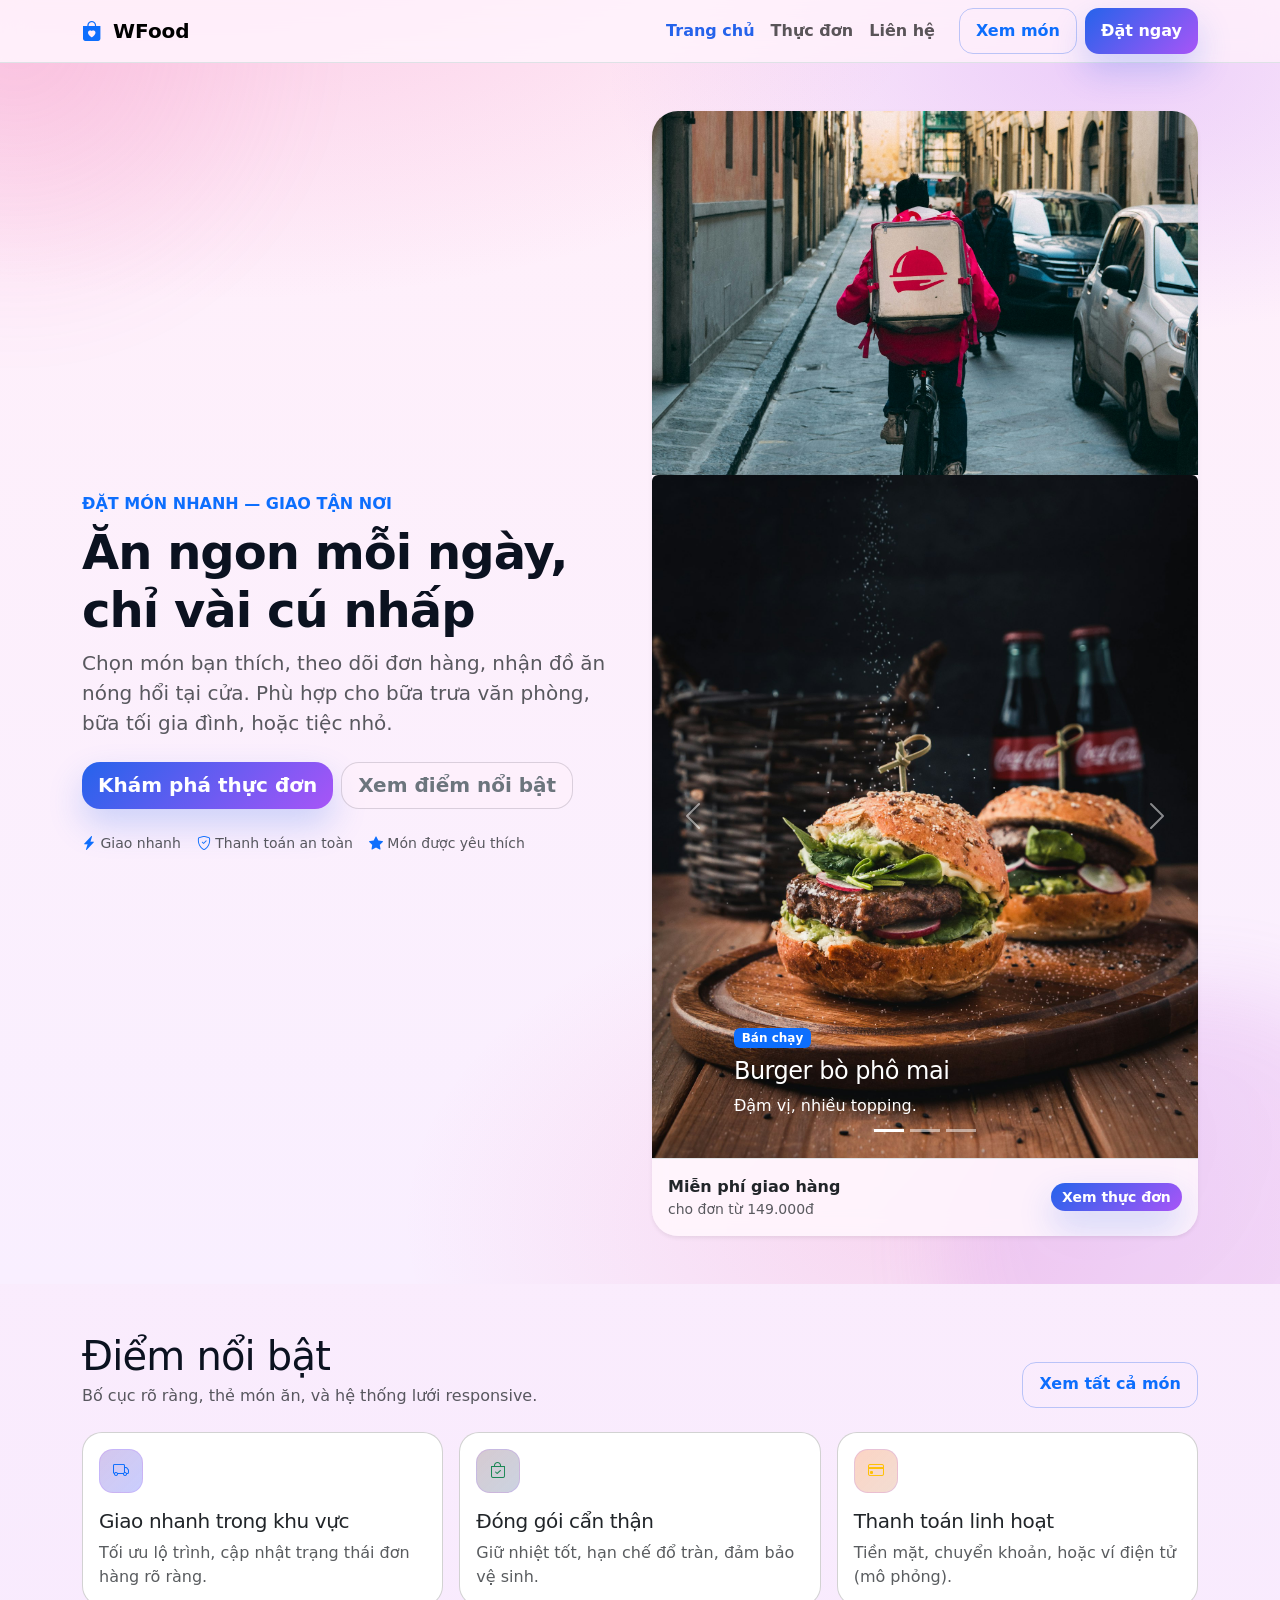
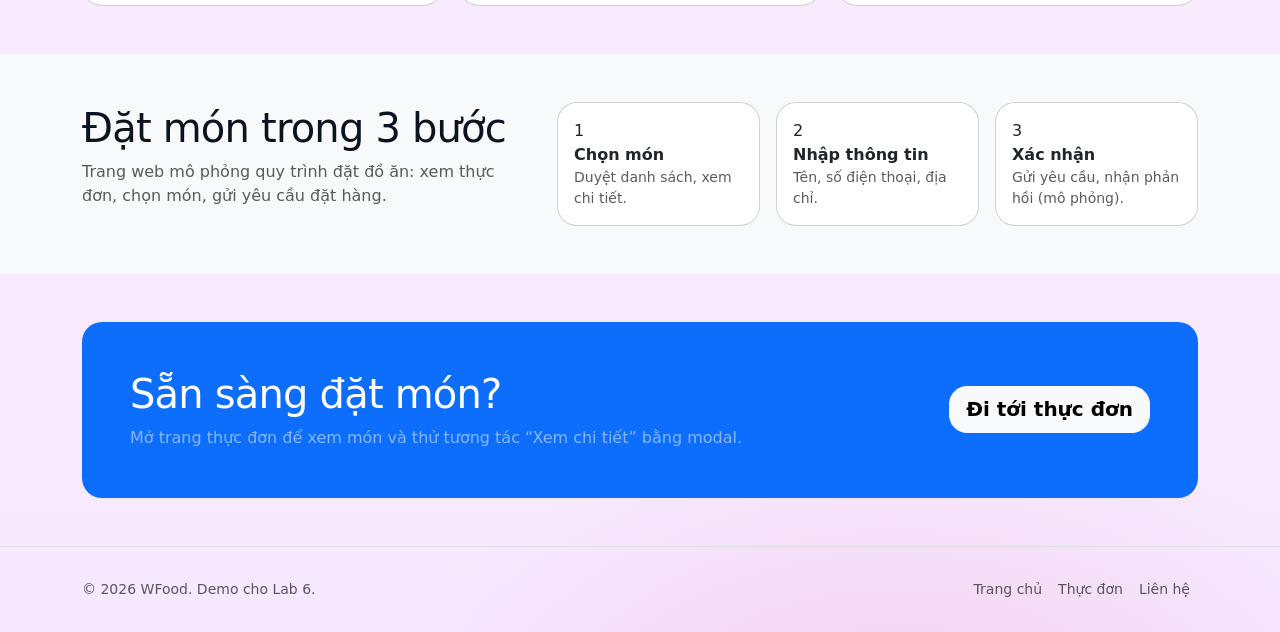
<file: index.html>
<!doctype html>
<html lang="vi">
<head>
  <meta charset="utf-8" />
  <meta name="viewport" content="width=device-width, initial-scale=1" />
  <title>WFood — Đặt đồ ăn nhanh</title>
  <meta name="description" content="WFood — Đặt món nhanh, giao tận nơi." />

  <link href="https://cdn.jsdelivr.net/npm/bootstrap@5.3.3/dist/css/bootstrap.min.css" rel="stylesheet" integrity="sha384-QWTKZyjpPEjISv5WaRU9OFeRpok6YctnYmDr5pNlyT2bRjXh0JMhjY6hW+ALEwIH" crossorigin="anonymous">
  <link href="https://cdn.jsdelivr.net/npm/bootstrap-icons@1.11.3/font/bootstrap-icons.min.css" rel="stylesheet">
  <link href="assets/css/styles.css" rel="stylesheet" />
</head>
<body>
  <a class="visually-hidden-focusable" href="#main">Bỏ qua nội dung điều hướng</a>

  <nav class="navbar navbar-expand-lg bg-white border-bottom sticky-top">
    <div class="container">
      <a class="navbar-brand fw-semibold" href="index.html">
        <i class="bi bi-bag-heart-fill text-primary me-1" aria-hidden="true"></i>
        WFood
      </a>
      <button class="navbar-toggler" type="button" data-bs-toggle="collapse" data-bs-target="#mainNav" aria-controls="mainNav" aria-expanded="false" aria-label="Mở menu">
        <span class="navbar-toggler-icon"></span>
      </button>

      <div class="collapse navbar-collapse" id="mainNav">
        <ul class="navbar-nav ms-auto mb-2 mb-lg-0">
          <li class="nav-item"><a class="nav-link active" aria-current="page" href="index.html">Trang chủ</a></li>
          <li class="nav-item"><a class="nav-link" href="menu.html">Thực đơn</a></li>
          <li class="nav-item"><a class="nav-link" href="contact.html">Liên hệ</a></li>
        </ul>
        <div class="d-flex ms-lg-3 gap-2">
          <a class="btn btn-outline-primary" href="menu.html">Xem món</a>
          <a class="btn btn-primary" href="contact.html">Đặt ngay</a>
        </div>
      </div>
    </div>
  </nav>

  <main id="main">
    <header class="py-5 hero">
      <div class="container">
        <div class="row align-items-center g-4">
          <div class="col-12 col-lg-6">
            <p class="text-uppercase text-primary fw-semibold mb-2">Đặt món nhanh — giao tận nơi</p>
            <h1 class="display-5 fw-bold">Ăn ngon mỗi ngày, chỉ vài cú nhấp</h1>
            <p class="lead text-body-secondary mb-4">Chọn món bạn thích, theo dõi đơn hàng, nhận đồ ăn nóng hổi tại cửa. Phù hợp cho bữa trưa văn phòng, bữa tối gia đình, hoặc tiệc nhỏ.</p>
            <div class="d-flex flex-wrap gap-2">
              <a class="btn btn-primary btn-lg" href="menu.html">Khám phá thực đơn</a>
              <a class="btn btn-outline-secondary btn-lg" href="#features">Xem điểm nổi bật</a>
            </div>
            <div class="d-flex flex-wrap gap-3 mt-4 text-body-secondary small">
              <span><i class="bi bi-lightning-charge-fill text-primary" aria-hidden="true"></i> Giao nhanh</span>
              <span><i class="bi bi-shield-check text-primary" aria-hidden="true"></i> Thanh toán an toàn</span>
              <span><i class="bi bi-star-fill text-primary" aria-hidden="true"></i> Món được yêu thích</span>
            </div>
          </div>
          <div class="col-12 col-lg-6">
            <div class="card shadow-sm border-0 hero-card">
              <div class="card-body p-0">
                <div class="hero-illustration">
                  <img class="img-fluid" src="assets/img/photos/hero.jpg" alt="Minh hoạ đặt đồ ăn" loading="lazy" />
                </div>
                <div id="featuredCarousel" class="carousel slide" data-bs-ride="carousel" aria-label="Món nổi bật">
                  <div class="carousel-indicators">
                    <button type="button" data-bs-target="#featuredCarousel" data-bs-slide-to="0" class="active" aria-current="true" aria-label="Slide 1"></button>
                    <button type="button" data-bs-target="#featuredCarousel" data-bs-slide-to="1" aria-label="Slide 2"></button>
                    <button type="button" data-bs-target="#featuredCarousel" data-bs-slide-to="2" aria-label="Slide 3"></button>
                  </div>
                  <div class="carousel-inner rounded-top">
                    <div class="carousel-item active">
                      <img class="d-block w-100" src="assets/img/photos/burger.jpg" alt="Burger bò phô mai" loading="lazy" />
                      <div class="carousel-caption text-start">
                        <span class="badge text-bg-primary">Bán chạy</span>
                        <h2 class="h4 mt-2">Burger bò phô mai</h2>
                        <p class="mb-0">Đậm vị, nhiều topping.</p>
                      </div>
                    </div>
                    <div class="carousel-item">
                      <img class="d-block w-100" src="assets/img/photos/chicken.jpg" alt="Gà rán giòn" loading="lazy" />
                      <div class="carousel-caption text-start">
                        <span class="badge text-bg-success">Mới</span>
                        <h2 class="h4 mt-2">Gà rán giòn</h2>
                        <p class="mb-0">Giòn rụm, sốt cay nhẹ.</p>
                      </div>
                    </div>
                    <div class="carousel-item">
                      <img class="d-block w-100" src="assets/img/photos/milktea.jpg" alt="Trà sữa trân châu" loading="lazy" />
                      <div class="carousel-caption text-start">
                        <span class="badge text-bg-warning">Ưu đãi</span>
                        <h2 class="h4 mt-2">Trà sữa trân châu</h2>
                        <p class="mb-0">Ngọt vừa, thơm béo.</p>
                      </div>
                    </div>
                  </div>
                  <button class="carousel-control-prev" type="button" data-bs-target="#featuredCarousel" data-bs-slide="prev" aria-label="Slide trước">
                    <span class="carousel-control-prev-icon" aria-hidden="true"></span>
                  </button>
                  <button class="carousel-control-next" type="button" data-bs-target="#featuredCarousel" data-bs-slide="next" aria-label="Slide sau">
                    <span class="carousel-control-next-icon" aria-hidden="true"></span>
                  </button>
                </div>
                <div class="p-3 border-top">
                  <div class="d-flex align-items-center justify-content-between gap-3">
                    <div>
                      <div class="fw-semibold">Miễn phí giao hàng</div>
                      <div class="text-body-secondary small">cho đơn từ 149.000đ</div>
                    </div>
                    <a class="btn btn-sm btn-primary" href="menu.html">Xem thực đơn</a>
                  </div>
                </div>
              </div>
            </div>

          </div>
        </div>
      </div>
    </header>

    <section id="features" class="py-5">
      <div class="container">
        <div class="d-flex align-items-end justify-content-between flex-wrap gap-3 mb-4">
          <div>
            <h2 class="h1 mb-1">Điểm nổi bật</h2>
            <p class="text-body-secondary mb-0">Bố cục rõ ràng, thẻ món ăn, và hệ thống lưới responsive.</p>
          </div>
          <a class="btn btn-outline-primary" href="menu.html">Xem tất cả món</a>
        </div>

        <div class="row g-3">
          <div class="col-12 col-md-6 col-lg-4">
            <div class="card h-100">
              <div class="card-body">
                <div class="feature-icon bg-primary-subtle text-primary"><i class="bi bi-truck" aria-hidden="true"></i></div>
                <h3 class="h5 mt-3">Giao nhanh trong khu vực</h3>
                <p class="text-body-secondary mb-0">Tối ưu lộ trình, cập nhật trạng thái đơn hàng rõ ràng.</p>
              </div>
            </div>
          </div>
          <div class="col-12 col-md-6 col-lg-4">
            <div class="card h-100">
              <div class="card-body">
                <div class="feature-icon bg-success-subtle text-success"><i class="bi bi-bag-check" aria-hidden="true"></i></div>
                <h3 class="h5 mt-3">Đóng gói cẩn thận</h3>
                <p class="text-body-secondary mb-0">Giữ nhiệt tốt, hạn chế đổ tràn, đảm bảo vệ sinh.</p>
              </div>
            </div>
          </div>
          <div class="col-12 col-md-6 col-lg-4">
            <div class="card h-100">
              <div class="card-body">
                <div class="feature-icon bg-warning-subtle text-warning"><i class="bi bi-credit-card" aria-hidden="true"></i></div>
                <h3 class="h5 mt-3">Thanh toán linh hoạt</h3>
                <p class="text-body-secondary mb-0">Tiền mặt, chuyển khoản, hoặc ví điện tử (mô phỏng).</p>
              </div>
            </div>
          </div>
        </div>
      </div>
    </section>

    <section class="py-5 bg-body-tertiary">
      <div class="container">
        <div class="row g-4 align-items-center">
          <div class="col-12 col-lg-5">
            <h2 class="h1">Đặt món trong 3 bước</h2>
            <p class="text-body-secondary">Trang web mô phỏng quy trình đặt đồ ăn: xem thực đơn, chọn món, gửi yêu cầu đặt hàng.</p>
          </div>
          <div class="col-12 col-lg-7">
            <div class="row g-3">
              <div class="col-12 col-md-4">
                <div class="card h-100">
                  <div class="card-body">
                    <div class="step-number">1</div>
                    <div class="fw-semibold">Chọn món</div>
                    <div class="text-body-secondary small">Duyệt danh sách, xem chi tiết.</div>
                  </div>
                </div>
              </div>
              <div class="col-12 col-md-4">
                <div class="card h-100">
                  <div class="card-body">
                    <div class="step-number">2</div>
                    <div class="fw-semibold">Nhập thông tin</div>
                    <div class="text-body-secondary small">Tên, số điện thoại, địa chỉ.</div>
                  </div>
                </div>
              </div>
              <div class="col-12 col-md-4">
                <div class="card h-100">
                  <div class="card-body">
                    <div class="step-number">3</div>
                    <div class="fw-semibold">Xác nhận</div>
                    <div class="text-body-secondary small">Gửi yêu cầu, nhận phản hồi (mô phỏng).</div>
                  </div>
                </div>
              </div>
            </div>
          </div>
        </div>
      </div>
    </section>

    <section class="py-5">
      <div class="container">
        <div class="card border-0 bg-primary text-white overflow-hidden">
          <div class="card-body p-4 p-lg-5">
            <div class="row align-items-center g-3">
              <div class="col-12 col-lg-8">
                <h2 class="h1 mb-2">Sẵn sàng đặt món?</h2>
                <p class="mb-0 text-white-50">Mở trang thực đơn để xem món và thử tương tác “Xem chi tiết” bằng modal.</p>
              </div>
              <div class="col-12 col-lg-4 text-lg-end">
                <a class="btn btn-light btn-lg" href="menu.html">Đi tới thực đơn</a>
              </div>
            </div>
          </div>
        </div>
      </div>
    </section>
  </main>

  <footer class="border-top py-4">
    <div class="container">
      <div class="d-flex flex-column flex-md-row align-items-md-center justify-content-between gap-2">
        <div class="text-body-secondary small">© <span id="year"></span> WFood. Demo cho Lab 6.</div>
        <ul class="nav small">
          <li class="nav-item"><a class="nav-link px-2 text-body-secondary" href="index.html">Trang chủ</a></li>
          <li class="nav-item"><a class="nav-link px-2 text-body-secondary" href="menu.html">Thực đơn</a></li>
          <li class="nav-item"><a class="nav-link px-2 text-body-secondary" href="contact.html">Liên hệ</a></li>
        </ul>
      </div>
    </div>
  </footer>

  <script src="https://cdn.jsdelivr.net/npm/bootstrap@5.3.3/dist/js/bootstrap.bundle.min.js" integrity="sha384-YvpcrYf0tY3lHB60NNkmXc5s9fDVZLESaAA55NDzOxhy9GkcIdslK1eN7N6jIeHz" crossorigin="anonymous"></script>
  <script src="assets/js/main.js"></script>
</body>
</html>
</file>
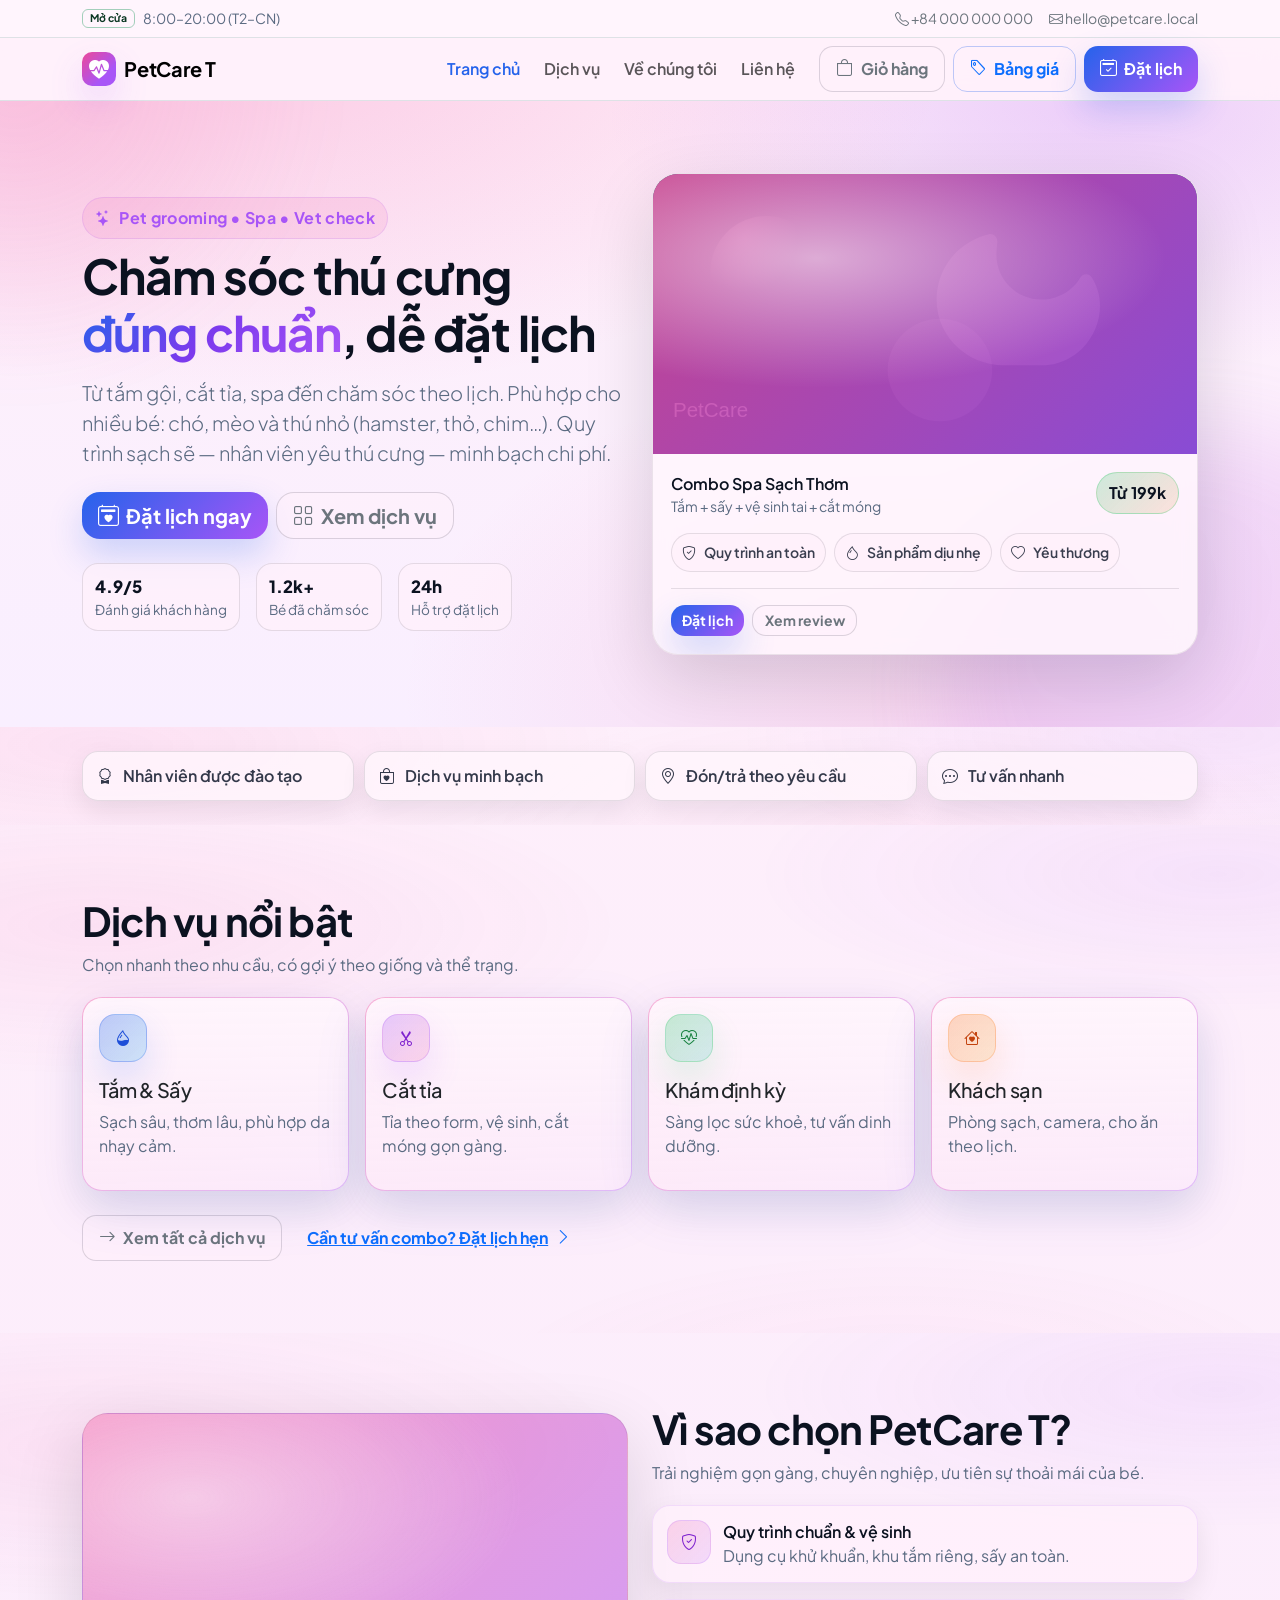
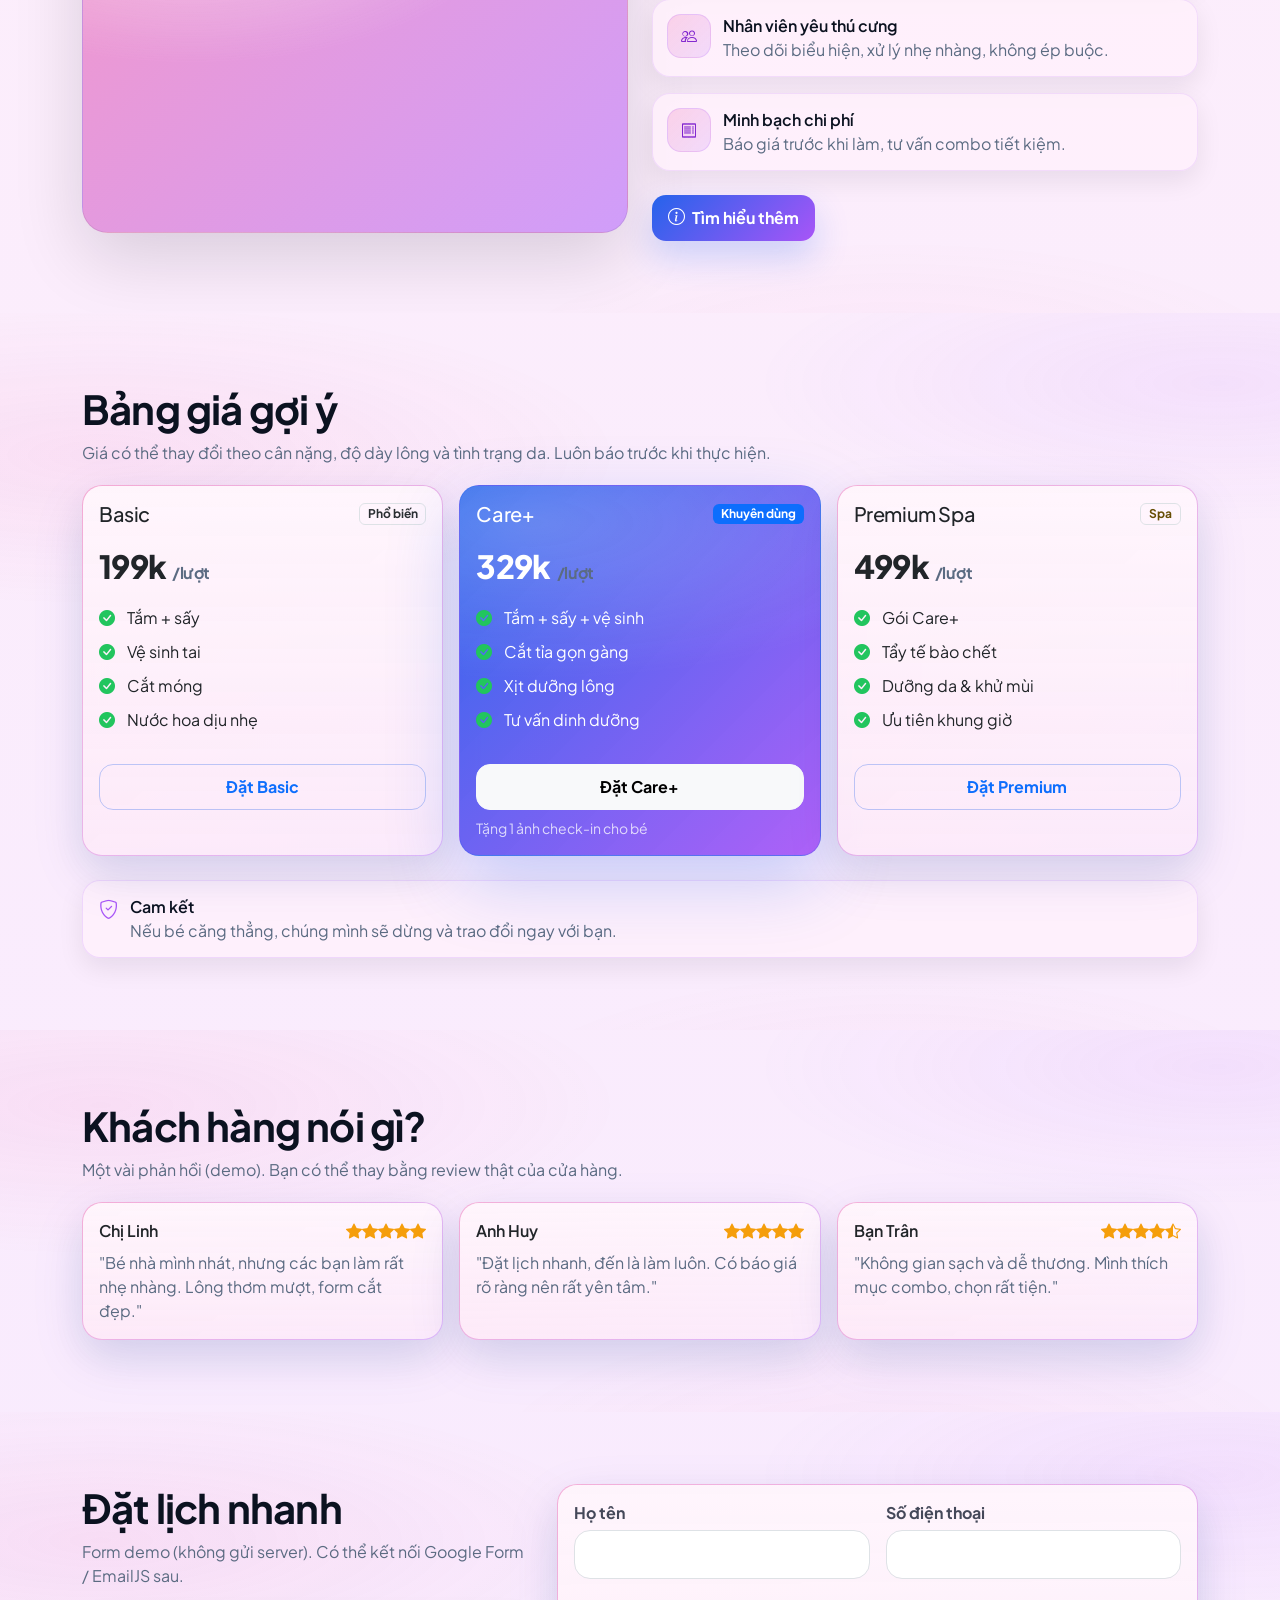
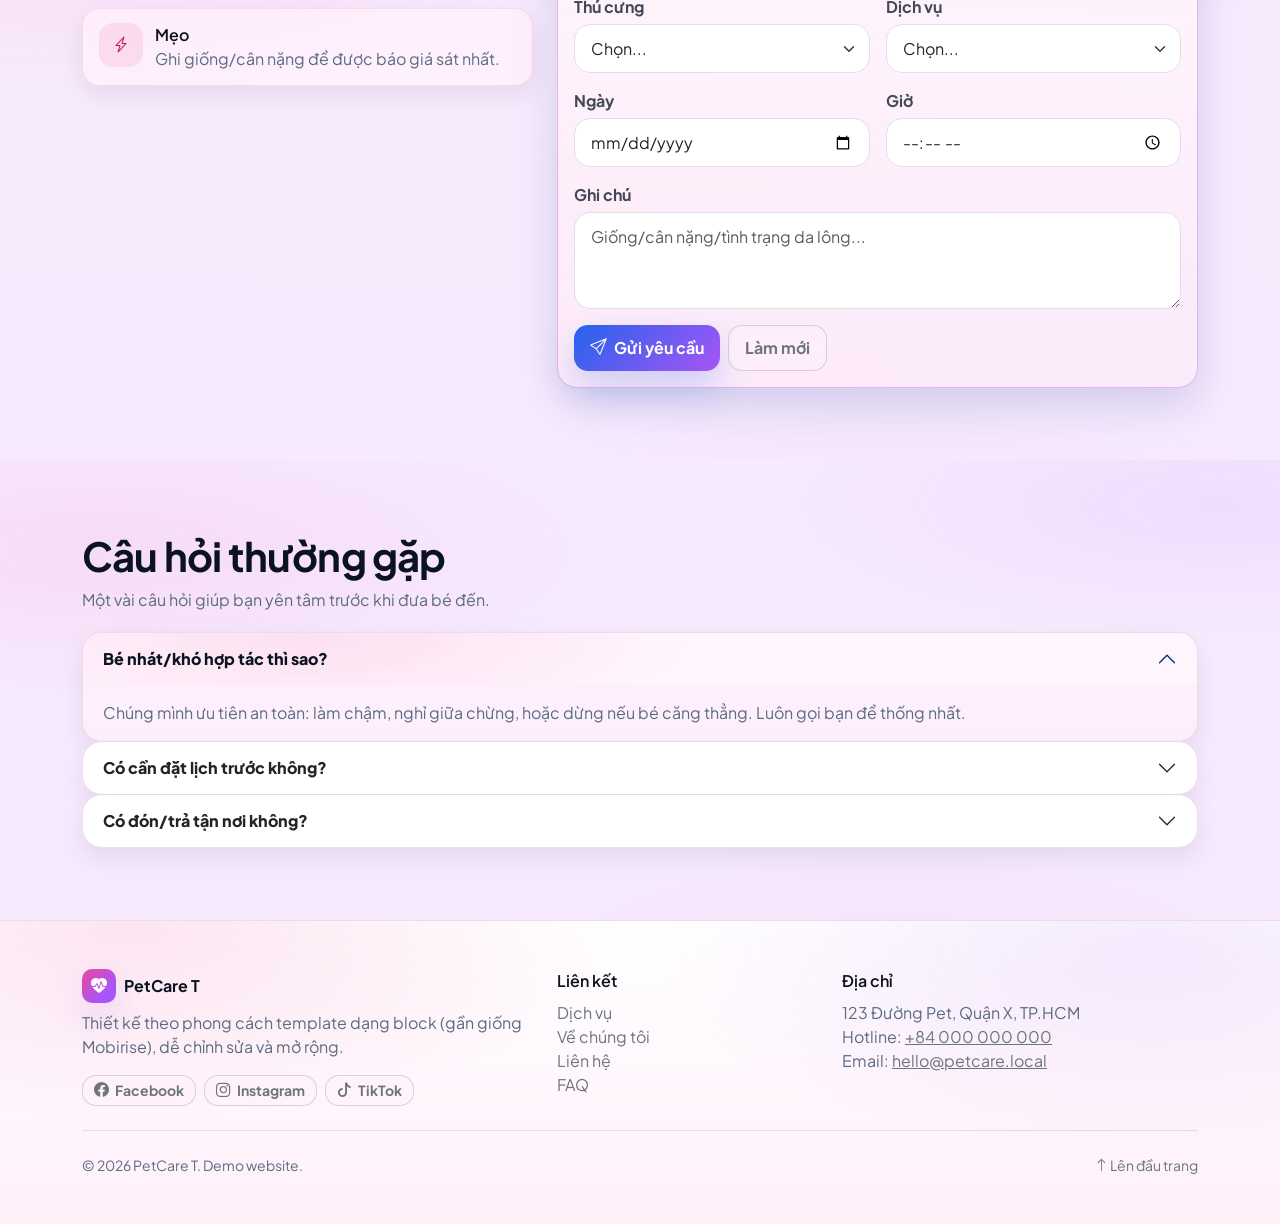
<file: Lab2/index.html>
<!doctype html>
<html lang="vi">
<head>
  <meta charset="utf-8" />
  <meta name="viewport" content="width=device-width, initial-scale=1" />
  <title>PetCare T — Chăm sóc thú cưng tận tâm</title>
  <meta name="description" content="PetCare T cung cấp dịch vụ chăm sóc thú cưng: tắm - cắt tỉa - spa - khám định kỳ - khách sạn, phù hợp cho nhiều loài (chó, mèo, thú nhỏ như hamster...)." />

  <!-- Bootstrap CSS -->
  <link href="https://cdn.jsdelivr.net/npm/bootstrap@5.3.3/dist/css/bootstrap.min.css" rel="stylesheet" integrity="sha384-QWTKZyjpPEjISv5WaRU9OFeRpok6YctnYmDr5pNlyT2bRjXh0JMhjY6hW+ALEwIH" crossorigin="anonymous">
  <!-- Bootstrap Icons -->
  <link rel="stylesheet" href="https://cdn.jsdelivr.net/npm/bootstrap-icons@1.11.3/font/bootstrap-icons.min.css">

  <link rel="preconnect" href="https://fonts.googleapis.com">
  <link rel="preconnect" href="https://fonts.gstatic.com" crossorigin>
  <link href="https://fonts.googleapis.com/css2?family=Plus+Jakarta+Sans:wght@400;500;600;700&display=swap" rel="stylesheet">

  <link rel="stylesheet" href="assets/css/styles.css" />
</head>
<body id="top">
  <!-- Top notice -->
  <div class="topbar py-2 border-bottom">
    <div class="container d-flex flex-wrap gap-2 align-items-center justify-content-between">
      <div class="d-flex align-items-center gap-2 small">
        <span class="badge text-bg-success-subtle text-success-emphasis border border-success-subtle">Mở cửa</span>
        <span class="text-secondary">8:00–20:00 (T2–CN)</span>
      </div>
      <div class="d-flex align-items-center gap-3 small">
        <a class="link-secondary text-decoration-none" href="tel:+84000000000"><i class="bi bi-telephone"></i> +84 000 000 000</a>
        <a class="link-secondary text-decoration-none" href="mailto:hello@petcare.local"><i class="bi bi-envelope"></i> hello@petcare.local</a>
      </div>
    </div>
  </div>

  <!-- Navbar -->
  <nav class="navbar navbar-expand-lg bg-body sticky-top border-bottom">
    <div class="container">
      <a class="navbar-brand d-flex align-items-center gap-2" href="index.html">
        <span class="brand-mark" aria-hidden="true">
          <i class="bi bi-heart-pulse-fill"></i>
        </span>
        <span class="fw-bold">PetCare T</span>
      </a>

      <button class="navbar-toggler" type="button" data-bs-toggle="collapse" data-bs-target="#nav" aria-controls="nav" aria-expanded="false" aria-label="Mở menu">
        <span class="navbar-toggler-icon"></span>
      </button>

      <div class="collapse navbar-collapse" id="nav">
        <ul class="navbar-nav ms-auto align-items-lg-center gap-lg-2">
          <li class="nav-item"><a class="nav-link active" href="index.html">Trang chủ</a></li>
          <li class="nav-item"><a class="nav-link" href="services.html">Dịch vụ</a></li>
          <li class="nav-item"><a class="nav-link" href="about.html">Về chúng tôi</a></li>
          <li class="nav-item"><a class="nav-link" href="contact.html">Liên hệ</a></li>
        </ul>
        <div class="d-flex gap-2 ms-lg-3 mt-3 mt-lg-0">
          <a class="btn btn-outline-secondary" href="cart.html"><i class="bi bi-bag"></i> Giỏ hàng <span class="cart-badge d-none" data-cart-count>0</span></a>
          <a class="btn btn-outline-primary" href="#pricing"><i class="bi bi-tag"></i> Bảng giá</a>
          <a class="btn btn-primary" href="#booking"><i class="bi bi-calendar2-check"></i> Đặt lịch</a>
        </div>
      </div>
    </div>
  </nav>

  <!-- Hero (Mobirise-like block) -->
  <header class="block hero">
    <div class="container">
      <div class="row align-items-center g-4">
        <div class="col-lg-6">
          <p class="eyebrow mb-2"><i class="bi bi-stars"></i> Pet grooming • Spa • Vet check</p>
          <h1 class="display-5 fw-bold">Chăm sóc thú cưng <span class="text-gradient">đúng chuẩn</span>, dễ đặt lịch</h1>
          <p class="lead text-secondary mt-3">Từ tắm gội, cắt tỉa, spa đến chăm sóc theo lịch. Phù hợp cho nhiều bé: chó, mèo và thú nhỏ (hamster, thỏ, chim…). Quy trình sạch sẽ — nhân viên yêu thú cưng — minh bạch chi phí.</p>

          <div class="d-flex flex-wrap gap-2 mt-4">
            <a class="btn btn-primary btn-lg" href="#booking"><i class="bi bi-calendar2-heart"></i> Đặt lịch ngay</a>
            <a class="btn btn-outline-secondary btn-lg" href="services.html"><i class="bi bi-grid"></i> Xem dịch vụ</a>
          </div>

          <div class="d-flex flex-wrap gap-3 mt-4">
            <div class="stat">
              <div class="stat-value">4.9/5</div>
              <div class="stat-label">Đánh giá khách hàng</div>
            </div>
            <div class="stat">
              <div class="stat-value">1.2k+</div>
              <div class="stat-label">Bé đã chăm sóc</div>
            </div>
            <div class="stat">
              <div class="stat-value">24h</div>
              <div class="stat-label">Hỗ trợ đặt lịch</div>
            </div>
          </div>
        </div>

        <div class="col-lg-6">
          <div class="hero-card">
            <div class="hero-media" role="img" aria-label="Ảnh minh hoạ thú cưng đang được chăm sóc"></div>
            <div class="hero-card-body">
              <div class="d-flex align-items-start justify-content-between gap-3">
                <div>
                  <div class="fw-semibold">Combo Spa Sạch Thơm</div>
                  <div class="text-secondary small">Tắm + sấy + vệ sinh tai + cắt móng</div>
                </div>
                <div class="price-pill">Từ 199k</div>
              </div>
              <div class="d-flex flex-wrap gap-2 mt-3">
                <span class="chip"><i class="bi bi-shield-check"></i> Quy trình an toàn</span>
                <span class="chip"><i class="bi bi-droplet"></i> Sản phẩm dịu nhẹ</span>
                <span class="chip"><i class="bi bi-heart"></i> Yêu thương</span>
              </div>
              <hr class="my-3" />
              <div class="d-flex gap-2">
                <a class="btn btn-sm btn-primary" href="#booking">Đặt lịch</a>
                <a class="btn btn-sm btn-outline-secondary" href="#testimonials">Xem review</a>
              </div>
            </div>
          </div>
        </div>
      </div>
    </div>
  </header>

  <!-- Trust -->
  <section class="block py-4">
    <div class="container">
      <div class="trustbar">
        <div class="trust-item"><i class="bi bi-award"></i> Nhân viên được đào tạo</div>
        <div class="trust-item"><i class="bi bi-bag-heart"></i> Dịch vụ minh bạch</div>
        <div class="trust-item"><i class="bi bi-geo-alt"></i> Đón/trả theo yêu cầu</div>
        <div class="trust-item"><i class="bi bi-chat-dots"></i> Tư vấn nhanh</div>
      </div>
    </div>
  </section>

  <!-- Services -->
  <section class="block" id="services">
    <div class="container">
      <div class="section-head">
        <h2 class="h1 fw-bold">Dịch vụ nổi bật</h2>
        <p class="text-secondary">Chọn nhanh theo nhu cầu, có gợi ý theo giống và thể trạng.</p>
      </div>

      <div class="row g-3">
        <div class="col-md-6 col-lg-3">
          <div class="card card-soft h-100">
            <div class="card-body">
              <div class="icon-bubble bubble-blue"><i class="bi bi-droplet-half"></i></div>
              <h3 class="h5 mt-3">Tắm & Sấy</h3>
              <p class="text-secondary">Sạch sâu, thơm lâu, phù hợp da nhạy cảm.</p>
              <a class="stretched-link" href="services.html#bath"> </a>
            </div>
          </div>
        </div>
        <div class="col-md-6 col-lg-3">
          <div class="card card-soft h-100">
            <div class="card-body">
              <div class="icon-bubble bubble-purple"><i class="bi bi-scissors"></i></div>
              <h3 class="h5 mt-3">Cắt tỉa</h3>
              <p class="text-secondary">Tỉa theo form, vệ sinh, cắt móng gọn gàng.</p>
              <a class="stretched-link" href="services.html#trim"> </a>
            </div>
          </div>
        </div>
        <div class="col-md-6 col-lg-3">
          <div class="card card-soft h-100">
            <div class="card-body">
              <div class="icon-bubble bubble-green"><i class="bi bi-heart-pulse"></i></div>
              <h3 class="h5 mt-3">Khám định kỳ</h3>
              <p class="text-secondary">Sàng lọc sức khoẻ, tư vấn dinh dưỡng.</p>
              <a class="stretched-link" href="services.html#vet"> </a>
            </div>
          </div>
        </div>
        <div class="col-md-6 col-lg-3">
          <div class="card card-soft h-100">
            <div class="card-body">
              <div class="icon-bubble bubble-orange"><i class="bi bi-house-heart"></i></div>
              <h3 class="h5 mt-3">Khách sạn</h3>
              <p class="text-secondary">Phòng sạch, camera, cho ăn theo lịch.</p>
              <a class="stretched-link" href="services.html#hotel"> </a>
            </div>
          </div>
        </div>
      </div>

      <div class="mt-4 d-flex flex-wrap gap-2">
        <a class="btn btn-outline-secondary" href="services.html"><i class="bi bi-arrow-right"></i> Xem tất cả dịch vụ</a>
        <a class="btn btn-link" href="#booking">Cần tư vấn combo? Đặt lịch hẹn <i class="bi bi-chevron-right"></i></a>
      </div>
    </div>
  </section>

  <!-- Why -->
  <section class="block" id="why">
    <div class="container">
      <div class="row g-4 align-items-center">
        <div class="col-lg-6">
          <div class="media-panel" role="img" aria-label="Không gian chăm sóc thú cưng"></div>
        </div>
        <div class="col-lg-6">
          <div class="section-head">
            <h2 class="h1 fw-bold">Vì sao chọn PetCare T?</h2>
            <p class="text-secondary">Trải nghiệm gọn gàng, chuyên nghiệp, ưu tiên sự thoải mái của bé.</p>
          </div>

          <div class="d-grid gap-3">
            <div class="feature">
              <div class="feature-icon"><i class="bi bi-shield-check"></i></div>
              <div>
                <div class="fw-semibold">Quy trình chuẩn & vệ sinh</div>
                <div class="text-secondary">Dụng cụ khử khuẩn, khu tắm riêng, sấy an toàn.</div>
              </div>
            </div>
            <div class="feature">
              <div class="feature-icon"><i class="bi bi-people"></i></div>
              <div>
                <div class="fw-semibold">Nhân viên yêu thú cưng</div>
                <div class="text-secondary">Theo dõi biểu hiện, xử lý nhẹ nhàng, không ép buộc.</div>
              </div>
            </div>
            <div class="feature">
              <div class="feature-icon"><i class="bi bi-receipt"></i></div>
              <div>
                <div class="fw-semibold">Minh bạch chi phí</div>
                <div class="text-secondary">Báo giá trước khi làm, tư vấn combo tiết kiệm.</div>
              </div>
            </div>
          </div>

          <div class="mt-4">
            <a class="btn btn-primary" href="about.html"><i class="bi bi-info-circle"></i> Tìm hiểu thêm</a>
          </div>
        </div>
      </div>
    </div>
  </section>

  <!-- Pricing -->
  <section class="block" id="pricing">
    <div class="container">
      <div class="section-head">
        <h2 class="h1 fw-bold">Bảng giá gợi ý</h2>
        <p class="text-secondary">Giá có thể thay đổi theo cân nặng, độ dày lông và tình trạng da. Luôn báo trước khi thực hiện.</p>
      </div>

      <div class="row g-3">
        <div class="col-lg-4">
          <div class="card card-soft h-100">
            <div class="card-body">
              <div class="d-flex align-items-center justify-content-between">
                <h3 class="h5 mb-0">Basic</h3>
                <span class="badge text-bg-secondary-subtle text-secondary-emphasis border">Phổ biến</span>
              </div>
              <div class="price mt-3">199k<span class="price-unit">/lượt</span></div>
              <ul class="list-check mt-3">
                <li>Tắm + sấy</li>
                <li>Vệ sinh tai</li>
                <li>Cắt móng</li>
                <li>Nước hoa dịu nhẹ</li>
              </ul>
              <a class="btn btn-outline-primary w-100 mt-3" href="#booking">Đặt Basic</a>
            </div>
          </div>
        </div>
        <div class="col-lg-4">
          <div class="card card-emphasis h-100">
            <div class="card-body">
              <div class="d-flex align-items-center justify-content-between">
                <h3 class="h5 mb-0">Care+</h3>
                <span class="badge text-bg-primary">Khuyên dùng</span>
              </div>
              <div class="price mt-3">329k<span class="price-unit">/lượt</span></div>
              <ul class="list-check mt-3">
                <li>Tắm + sấy + vệ sinh</li>
                <li>Cắt tỉa gọn gàng</li>
                <li>Xịt dưỡng lông</li>
                <li>Tư vấn dinh dưỡng</li>
              </ul>
              <a class="btn btn-light w-100 mt-3" href="#booking">Đặt Care+</a>
              <p class="small opacity-75 mt-2 mb-0">Tặng 1 ảnh check-in cho bé</p>
            </div>
          </div>
        </div>
        <div class="col-lg-4">
          <div class="card card-soft h-100">
            <div class="card-body">
              <div class="d-flex align-items-center justify-content-between">
                <h3 class="h5 mb-0">Premium Spa</h3>
                <span class="badge text-bg-warning-subtle text-warning-emphasis border">Spa</span>
              </div>
              <div class="price mt-3">499k<span class="price-unit">/lượt</span></div>
              <ul class="list-check mt-3">
                <li>Gói Care+</li>
                <li>Tẩy tế bào chết</li>
                <li>Dưỡng da & khử mùi</li>
                <li>Ưu tiên khung giờ</li>
              </ul>
              <a class="btn btn-outline-primary w-100 mt-3" href="#booking">Đặt Premium</a>
            </div>
          </div>
        </div>
      </div>

      <div class="note mt-4">
        <i class="bi bi-shield-check"></i>
        <div>
          <div class="fw-semibold">Cam kết</div>
          <div class="text-secondary">Nếu bé căng thẳng, chúng mình sẽ dừng và trao đổi ngay với bạn.</div>
        </div>
      </div>
    </div>
  </section>

  <!-- Testimonials -->
  <section class="block" id="testimonials">
    <div class="container">
      <div class="section-head">
        <h2 class="h1 fw-bold">Khách hàng nói gì?</h2>
        <p class="text-secondary">Một vài phản hồi (demo). Bạn có thể thay bằng review thật của cửa hàng.</p>
      </div>

      <div class="row g-3">
        <div class="col-md-6 col-lg-4">
          <div class="card card-soft h-100">
            <div class="card-body">
              <div class="d-flex align-items-center justify-content-between">
                <div class="fw-semibold">Chị Linh</div>
                <div class="rating" aria-label="5 sao">
                  <i class="bi bi-star-fill"></i><i class="bi bi-star-fill"></i><i class="bi bi-star-fill"></i><i class="bi bi-star-fill"></i><i class="bi bi-star-fill"></i>
                </div>
              </div>
              <p class="text-secondary mt-2 mb-0">"Bé nhà mình nhát, nhưng các bạn làm rất nhẹ nhàng. Lông thơm mượt, form cắt đẹp."</p>
            </div>
          </div>
        </div>
        <div class="col-md-6 col-lg-4">
          <div class="card card-soft h-100">
            <div class="card-body">
              <div class="d-flex align-items-center justify-content-between">
                <div class="fw-semibold">Anh Huy</div>
                <div class="rating" aria-label="5 sao">
                  <i class="bi bi-star-fill"></i><i class="bi bi-star-fill"></i><i class="bi bi-star-fill"></i><i class="bi bi-star-fill"></i><i class="bi bi-star-fill"></i>
                </div>
              </div>
              <p class="text-secondary mt-2 mb-0">"Đặt lịch nhanh, đến là làm luôn. Có báo giá rõ ràng nên rất yên tâm."</p>
            </div>
          </div>
        </div>
        <div class="col-md-6 col-lg-4">
          <div class="card card-soft h-100">
            <div class="card-body">
              <div class="d-flex align-items-center justify-content-between">
                <div class="fw-semibold">Bạn Trân</div>
                <div class="rating" aria-label="4.5 sao">
                  <i class="bi bi-star-fill"></i><i class="bi bi-star-fill"></i><i class="bi bi-star-fill"></i><i class="bi bi-star-fill"></i><i class="bi bi-star-half"></i>
                </div>
              </div>
              <p class="text-secondary mt-2 mb-0">"Không gian sạch và dễ thương. Mình thích mục combo, chọn rất tiện."</p>
            </div>
          </div>
        </div>
      </div>
    </div>
  </section>

  <!-- Booking -->
  <section class="block" id="booking">
    <div class="container">
      <div class="row g-4 align-items-start">
        <div class="col-lg-5">
          <div class="section-head">
            <h2 class="h1 fw-bold">Đặt lịch nhanh</h2>
            <p class="text-secondary">Form demo (không gửi server). Có thể kết nối Google Form / EmailJS sau.</p>
          </div>

          <div class="callout">
            <div class="callout-icon"><i class="bi bi-lightning-charge"></i></div>
            <div>
              <div class="fw-semibold">Mẹo</div>
              <div class="text-secondary">Ghi giống/cân nặng để được báo giá sát nhất.</div>
            </div>
          </div>
        </div>

        <div class="col-lg-7">
          <div class="card card-soft">
            <div class="card-body">
              <form class="needs-validation" novalidate id="bookingForm">
                <div class="row g-3">
                  <div class="col-md-6">
                    <label class="form-label" for="fullName">Họ tên</label>
                    <input class="form-control" id="fullName" name="fullName" autocomplete="name" required />
                    <div class="invalid-feedback">Vui lòng nhập họ tên.</div>
                  </div>
                  <div class="col-md-6">
                    <label class="form-label" for="phone">Số điện thoại</label>
                    <input class="form-control" id="phone" name="phone" inputmode="tel" autocomplete="tel" required />
                    <div class="invalid-feedback">Vui lòng nhập số điện thoại.</div>
                  </div>
                  <div class="col-md-6">
                    <label class="form-label" for="petType">Thú cưng</label>
                    <select class="form-select" id="petType" name="petType" required>
                      <option value="" selected disabled>Chọn...</option>
                      <option>Chó</option>
                      <option>Mèo</option>
                      <option>Hamster</option>
                      <option>Thỏ</option>
                      <option>Chim</option>
                      <option>Cá</option>
                      <option>Rái cá (thú cưng đặc biệt)</option>
                      <option>Khác</option>
                      <option>Khác</option>
                    </select>
                    <div class="invalid-feedback">Vui lòng chọn loại thú cưng.</div>
                  </div>
                  <div class="col-md-6">
                    <label class="form-label" for="service">Dịch vụ</label>
                    <select class="form-select" id="service" name="service" required>
                      <option value="" selected disabled>Chọn...</option>
                      <option>Basic</option>
                      <option>Care+</option>
                      <option>Premium Spa</option>
                      <option>Khách sạn</option>
                    </select>
                    <div class="invalid-feedback">Vui lòng chọn dịch vụ.</div>
                  </div>
                  <div class="col-md-6">
                    <label class="form-label" for="date">Ngày</label>
                    <input type="date" class="form-control" id="date" name="date" required />
                    <div class="invalid-feedback">Vui lòng chọn ngày.</div>
                  </div>
                  <div class="col-md-6">
                    <label class="form-label" for="time">Giờ</label>
                    <input type="time" class="form-control" id="time" name="time" required />
                    <div class="invalid-feedback">Vui lòng chọn giờ.</div>
                  </div>
                  <div class="col-12">
                    <label class="form-label" for="note">Ghi chú</label>
                    <textarea class="form-control" id="note" name="note" rows="3" placeholder="Giống/cân nặng/tình trạng da lông..."></textarea>
                  </div>
                </div>

                <div class="d-flex flex-wrap gap-2 mt-3">
                  <button class="btn btn-primary" type="submit"><i class="bi bi-send"></i> Gửi yêu cầu</button>
                  <button class="btn btn-outline-secondary" type="reset">Làm mới</button>
                </div>

                <div class="alert alert-success mt-3 d-none" role="status" id="bookingSuccess">
                  Đã nhận yêu cầu (demo). Bạn có thể thay bằng gửi về server/Google Form.
                </div>
              </form>
            </div>
          </div>
        </div>

      </div>
    </div>
  </section>

  <!-- FAQ -->
  <section class="block" id="faq">
    <div class="container">
      <div class="section-head">
        <h2 class="h1 fw-bold">Câu hỏi thường gặp</h2>
        <p class="text-secondary">Một vài câu hỏi giúp bạn yên tâm trước khi đưa bé đến.</p>
      </div>

      <div class="accordion" id="faqAcc">
        <div class="accordion-item">
          <h3 class="accordion-header">
            <button class="accordion-button" type="button" data-bs-toggle="collapse" data-bs-target="#q1" aria-expanded="true" aria-controls="q1">Bé nhát/khó hợp tác thì sao?</button>
          </h3>
          <div id="q1" class="accordion-collapse collapse show" data-bs-parent="#faqAcc">
            <div class="accordion-body text-secondary">Chúng mình ưu tiên an toàn: làm chậm, nghỉ giữa chừng, hoặc dừng nếu bé căng thẳng. Luôn gọi bạn để thống nhất.</div>
          </div>
        </div>
        <div class="accordion-item">
          <h3 class="accordion-header">
            <button class="accordion-button collapsed" type="button" data-bs-toggle="collapse" data-bs-target="#q2" aria-expanded="false" aria-controls="q2">Có cần đặt lịch trước không?</button>
          </h3>
          <div id="q2" class="accordion-collapse collapse" data-bs-parent="#faqAcc">
            <div class="accordion-body text-secondary">Nên đặt lịch để được ưu tiên khung giờ. Bạn có thể gọi trực tiếp hoặc dùng form đặt lịch.</div>
          </div>
        </div>
        <div class="accordion-item">
          <h3 class="accordion-header">
            <button class="accordion-button collapsed" type="button" data-bs-toggle="collapse" data-bs-target="#q3" aria-expanded="false" aria-controls="q3">Có đón/trả tận nơi không?</button>
          </h3>
          <div id="q3" class="accordion-collapse collapse" data-bs-parent="#faqAcc">
            <div class="accordion-body text-secondary">Có (tuỳ khu vực). Phí sẽ được báo trước theo khoảng cách.</div>
          </div>
        </div>
      </div>
    </div>
  </section>

  <!-- Footer -->
  <footer class="footer">
    <div class="container">
      <div class="row g-4">
        <div class="col-lg-5">
          <div class="d-flex align-items-center gap-2">
            <span class="brand-mark" aria-hidden="true"><i class="bi bi-heart-pulse-fill"></i></span>
            <span class="fw-bold">PetCare T</span>
          </div>
          <p class="text-secondary mt-2 mb-3">Thiết kế theo phong cách template dạng block (gần giống Mobirise), dễ chỉnh sửa và mở rộng.</p>
          <div class="d-flex flex-wrap gap-2">
            <a class="btn btn-sm btn-outline-secondary" href="https://facebook.com" target="_blank" rel="noreferrer"><i class="bi bi-facebook"></i> Facebook</a>
            <a class="btn btn-sm btn-outline-secondary" href="https://instagram.com" target="_blank" rel="noreferrer"><i class="bi bi-instagram"></i> Instagram</a>
            <a class="btn btn-sm btn-outline-secondary" href="https://tiktok.com" target="_blank" rel="noreferrer"><i class="bi bi-tiktok"></i> TikTok</a>
          </div>
        </div>

        <div class="col-6 col-lg-3">
          <div class="fw-semibold">Liên kết</div>
          <ul class="list-unstyled mt-2 mb-0">
            <li><a class="link-secondary text-decoration-none" href="services.html">Dịch vụ</a></li>
            <li><a class="link-secondary text-decoration-none" href="about.html">Về chúng tôi</a></li>
            <li><a class="link-secondary text-decoration-none" href="contact.html">Liên hệ</a></li>
            <li><a class="link-secondary text-decoration-none" href="#faq">FAQ</a></li>
          </ul>
        </div>

        <div class="col-6 col-lg-4">
          <div class="fw-semibold">Địa chỉ</div>
          <div class="text-secondary mt-2">123 Đường Pet, Quận X, TP.HCM</div>
          <div class="text-secondary">Hotline: <a class="link-secondary" href="tel:+84000000000">+84 000 000 000</a></div>
          <div class="text-secondary">Email: <a class="link-secondary" href="mailto:hello@petcare.local">hello@petcare.local</a></div>
        </div>
      </div>

      <hr class="my-4" />
      <div class="d-flex flex-wrap gap-2 justify-content-between align-items-center">
        <div class="small text-secondary">© <span id="year"></span> PetCare T. Demo website.</div>
        <a class="small link-secondary text-decoration-none" href="#top" id="backToTop"><i class="bi bi-arrow-up"></i> Lên đầu trang</a>
      </div>
    </div>
  </footer>

  <!-- Bootstrap JS -->
  <script src="https://cdn.jsdelivr.net/npm/bootstrap@5.3.3/dist/js/bootstrap.bundle.min.js" integrity="sha384-YvpcrYf0tY3lHB60NNkmXc5s9fDVZLESaAA55NDzOxhy9GkcIdslK1eN7N6jIeHz" crossorigin="anonymous"></script>
  <script src="assets/js/data.js"></script>
  <script src="assets/js/shop.js"></script>
  <script src="assets/js/main.js"></script>
</body>
</html>
</file>
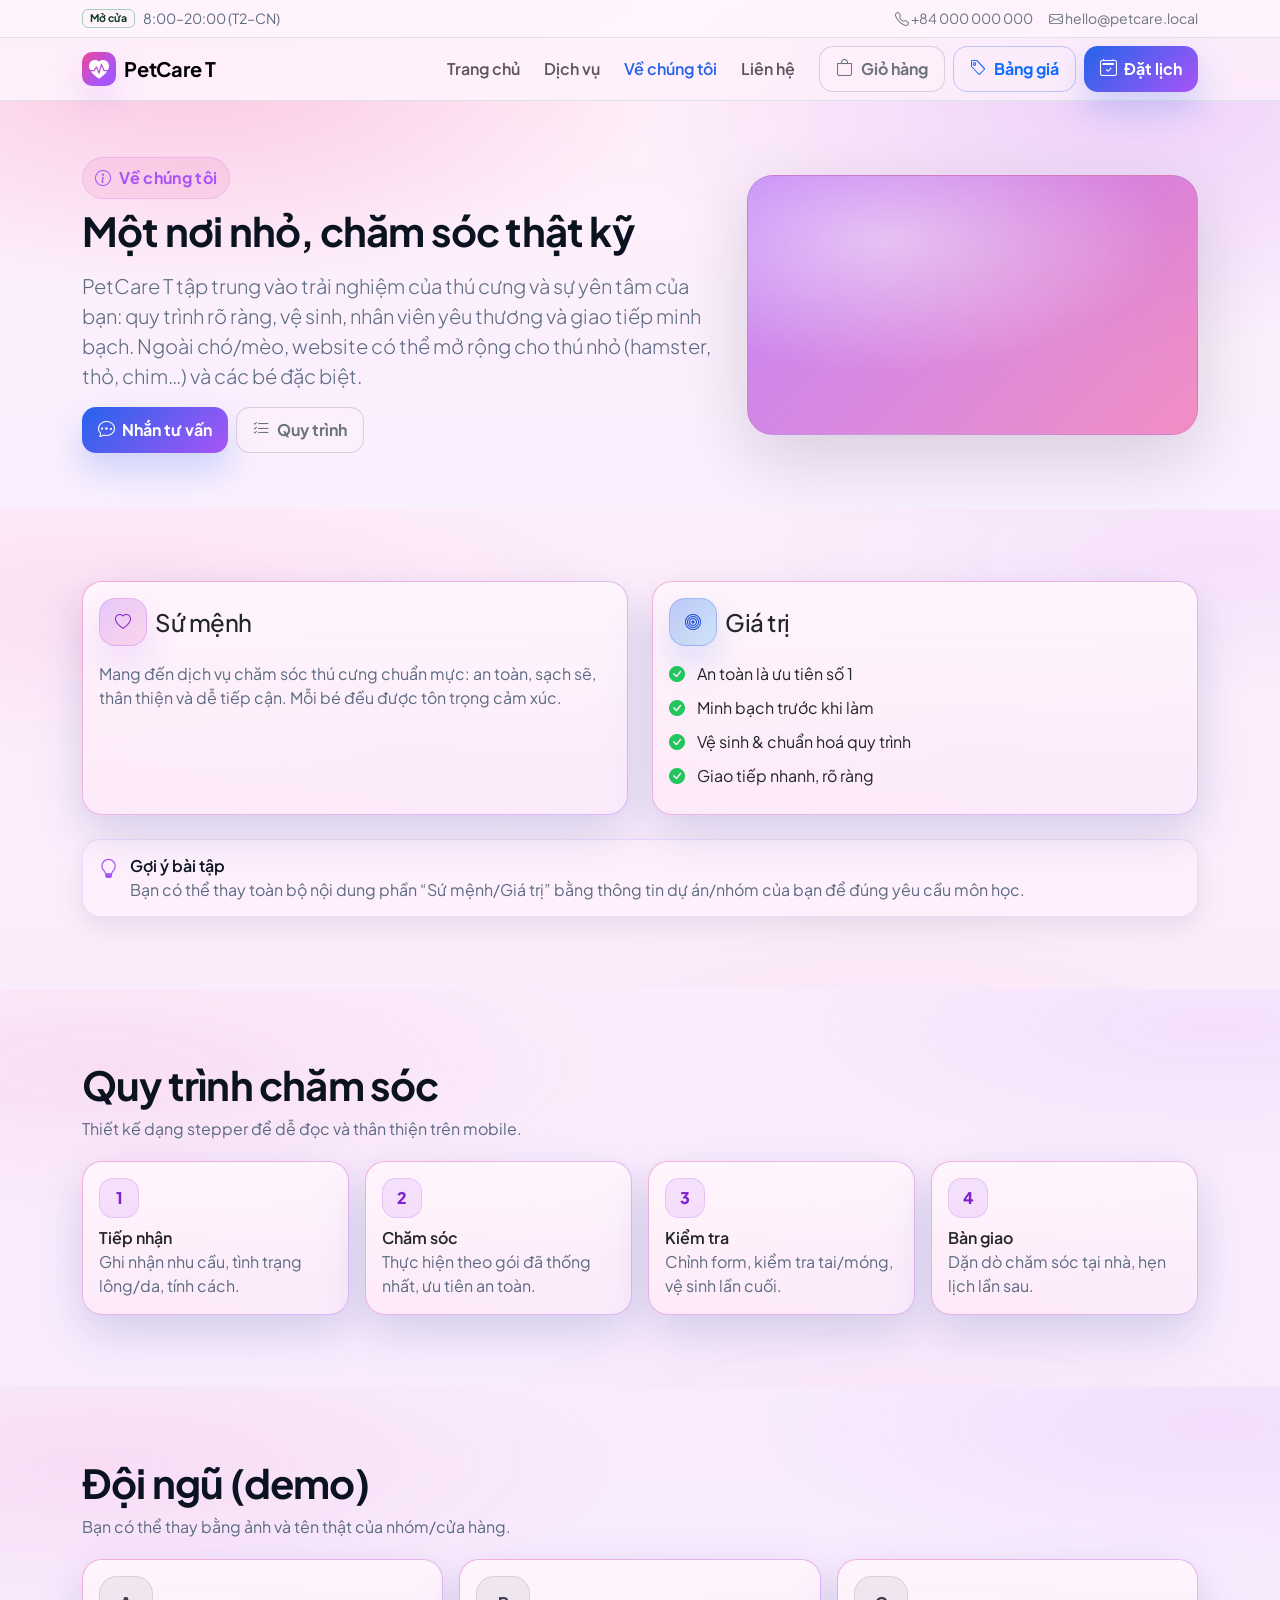
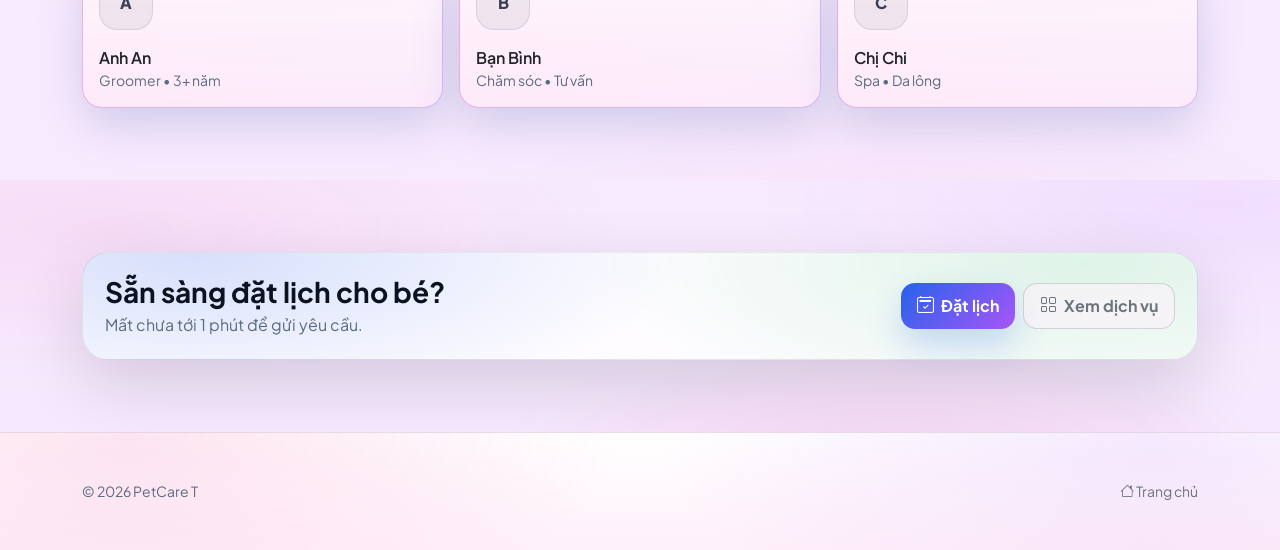
<file: about.html>
<!doctype html>
<html lang="vi">
<head>
  <meta charset="utf-8" />
  <meta name="viewport" content="width=device-width, initial-scale=1" />
  <title>Về chúng tôi — PetCare T</title>
  <meta name="description" content="Giới thiệu PetCare T: sứ mệnh, quy trình, đội ngũ và không gian chăm sóc thú cưng cho nhiều loài (chó, mèo, thú nhỏ...)." />

  <link href="https://cdn.jsdelivr.net/npm/bootstrap@5.3.3/dist/css/bootstrap.min.css" rel="stylesheet" integrity="sha384-QWTKZyjpPEjISv5WaRU9OFeRpok6YctnYmDr5pNlyT2bRjXh0JMhjY6hW+ALEwIH" crossorigin="anonymous">
  <link rel="stylesheet" href="https://cdn.jsdelivr.net/npm/bootstrap-icons@1.11.3/font/bootstrap-icons.min.css">
  <link rel="preconnect" href="https://fonts.googleapis.com">
  <link rel="preconnect" href="https://fonts.gstatic.com" crossorigin>
  <link href="https://fonts.googleapis.com/css2?family=Plus+Jakarta+Sans:wght@400;500;600;700&display=swap" rel="stylesheet">
  <link rel="stylesheet" href="assets/css/styles.css" />
</head>
<body>
  <div class="topbar py-2 border-bottom">
    <div class="container d-flex flex-wrap gap-2 align-items-center justify-content-between">
      <div class="d-flex align-items-center gap-2 small">
        <span class="badge text-bg-success-subtle text-success-emphasis border border-success-subtle">Mở cửa</span>
        <span class="text-secondary">8:00–20:00 (T2–CN)</span>
      </div>
      <div class="d-flex align-items-center gap-3 small">
        <a class="link-secondary text-decoration-none" href="tel:+84000000000"><i class="bi bi-telephone"></i> +84 000 000 000</a>
        <a class="link-secondary text-decoration-none" href="mailto:hello@petcare.local"><i class="bi bi-envelope"></i> hello@petcare.local</a>
      </div>
    </div>
  </div>

  <nav class="navbar navbar-expand-lg bg-body sticky-top border-bottom">
    <div class="container">
      <a class="navbar-brand d-flex align-items-center gap-2" href="index.html">
        <span class="brand-mark" aria-hidden="true"><i class="bi bi-heart-pulse-fill"></i></span>
        <span class="fw-bold">PetCare T</span>
      </a>
      <button class="navbar-toggler" type="button" data-bs-toggle="collapse" data-bs-target="#nav" aria-controls="nav" aria-expanded="false" aria-label="Mở menu">
        <span class="navbar-toggler-icon"></span>
      </button>
      <div class="collapse navbar-collapse" id="nav">
        <ul class="navbar-nav ms-auto align-items-lg-center gap-lg-2">
          <li class="nav-item"><a class="nav-link" href="index.html">Trang chủ</a></li>
          <li class="nav-item"><a class="nav-link" href="services.html">Dịch vụ</a></li>
          <li class="nav-item"><a class="nav-link active" href="about.html">Về chúng tôi</a></li>
          <li class="nav-item"><a class="nav-link" href="contact.html">Liên hệ</a></li>
        </ul>
        <div class="d-flex gap-2 ms-lg-3 mt-3 mt-lg-0">
          <a class="btn btn-outline-secondary" href="cart.html"><i class="bi bi-bag"></i> Giỏ hàng <span class="cart-badge d-none" data-cart-count>0</span></a>
          <a class="btn btn-outline-primary" href="index.html#pricing"><i class="bi bi-tag"></i> Bảng giá</a>
          <a class="btn btn-primary" href="index.html#booking"><i class="bi bi-calendar2-check"></i> Đặt lịch</a>
        </div>
      </div>
    </div>
  </nav>

  <header class="block page-hero">
    <div class="container">
      <div class="row align-items-center g-4">
        <div class="col-lg-7">
          <p class="eyebrow mb-2"><i class="bi bi-info-circle"></i> Về chúng tôi</p>
          <h1 class="display-6 fw-bold">Một nơi nhỏ, chăm sóc thật kỹ</h1>
          <p class="lead text-secondary mt-3">PetCare T tập trung vào trải nghiệm của thú cưng và sự yên tâm của bạn: quy trình rõ ràng, vệ sinh, nhân viên yêu thương và giao tiếp minh bạch. Ngoài chó/mèo, website có thể mở rộng cho thú nhỏ (hamster, thỏ, chim…) và các bé đặc biệt.</p>
          <div class="d-flex flex-wrap gap-2 mt-3">
            <a class="btn btn-primary" href="contact.html"><i class="bi bi-chat-dots"></i> Nhắn tư vấn</a>
            <a class="btn btn-outline-secondary" href="#process"><i class="bi bi-list-check"></i> Quy trình</a>
          </div>
        </div>
        <div class="col-lg-5">
          <div class="page-hero-panel alt" role="img" aria-label="Ảnh minh hoạ về đội ngũ petcare"></div>
        </div>
      </div>
    </div>
  </header>

  <main>
    <section class="block" id="mission">
      <div class="container">
        <div class="row g-4">
          <div class="col-lg-6">
            <div class="card card-soft h-100">
              <div class="card-body">
                <div class="d-flex align-items-center gap-2">
                  <div class="icon-bubble bubble-purple"><i class="bi bi-heart"></i></div>
                  <h2 class="h4 mb-0">Sứ mệnh</h2>
                </div>
                <p class="text-secondary mt-3 mb-0">Mang đến dịch vụ chăm sóc thú cưng chuẩn mực: an toàn, sạch sẽ, thân thiện và dễ tiếp cận. Mỗi bé đều được tôn trọng cảm xúc.</p>
              </div>
            </div>
          </div>
          <div class="col-lg-6">
            <div class="card card-soft h-100">
              <div class="card-body">
                <div class="d-flex align-items-center gap-2">
                  <div class="icon-bubble bubble-blue"><i class="bi bi-bullseye"></i></div>
                  <h2 class="h4 mb-0">Giá trị</h2>
                </div>
                <ul class="list-check mt-3 mb-0">
                  <li>An toàn là ưu tiên số 1</li>
                  <li>Minh bạch trước khi làm</li>
                  <li>Vệ sinh & chuẩn hoá quy trình</li>
                  <li>Giao tiếp nhanh, rõ ràng</li>
                </ul>
              </div>
            </div>
          </div>
        </div>

        <div class="note mt-4">
          <i class="bi bi-lightbulb"></i>
          <div>
            <div class="fw-semibold">Gợi ý bài tập</div>
            <div class="text-secondary">Bạn có thể thay toàn bộ nội dung phần “Sứ mệnh/Giá trị” bằng thông tin dự án/nhóm của bạn để đúng yêu cầu môn học.</div>
          </div>
        </div>

      </div>
    </section>

    <section class="block" id="process">
      <div class="container">
        <div class="section-head">
          <h2 class="h1 fw-bold">Quy trình chăm sóc</h2>
          <p class="text-secondary">Thiết kế dạng stepper để dễ đọc và thân thiện trên mobile.</p>
        </div>

        <div class="row g-3">
          <div class="col-md-6 col-lg-3">
            <div class="card card-soft h-100">
              <div class="card-body">
                <div class="step">1</div>
                <div class="fw-semibold mt-2">Tiếp nhận</div>
                <div class="text-secondary">Ghi nhận nhu cầu, tình trạng lông/da, tính cách.</div>
              </div>
            </div>
          </div>
          <div class="col-md-6 col-lg-3">
            <div class="card card-soft h-100">
              <div class="card-body">
                <div class="step">2</div>
                <div class="fw-semibold mt-2">Chăm sóc</div>
                <div class="text-secondary">Thực hiện theo gói đã thống nhất, ưu tiên an toàn.</div>
              </div>
            </div>
          </div>
          <div class="col-md-6 col-lg-3">
            <div class="card card-soft h-100">
              <div class="card-body">
                <div class="step">3</div>
                <div class="fw-semibold mt-2">Kiểm tra</div>
                <div class="text-secondary">Chỉnh form, kiểm tra tai/móng, vệ sinh lần cuối.</div>
              </div>
            </div>
          </div>
          <div class="col-md-6 col-lg-3">
            <div class="card card-soft h-100">
              <div class="card-body">
                <div class="step">4</div>
                <div class="fw-semibold mt-2">Bàn giao</div>
                <div class="text-secondary">Dặn dò chăm sóc tại nhà, hẹn lịch lần sau.</div>
              </div>
            </div>
          </div>
        </div>

      </div>
    </section>

    <section class="block" id="team">
      <div class="container">
        <div class="section-head">
          <h2 class="h1 fw-bold">Đội ngũ (demo)</h2>
          <p class="text-secondary">Bạn có thể thay bằng ảnh và tên thật của nhóm/cửa hàng.</p>
        </div>

        <div class="row g-3">
          <div class="col-sm-6 col-lg-4">
            <div class="card card-soft h-100">
              <div class="card-body">
                <div class="avatar" aria-hidden="true">A</div>
                <div class="fw-semibold mt-3">Anh An</div>
                <div class="text-secondary small">Groomer • 3+ năm</div>
              </div>
            </div>
          </div>
          <div class="col-sm-6 col-lg-4">
            <div class="card card-soft h-100">
              <div class="card-body">
                <div class="avatar" aria-hidden="true">B</div>
                <div class="fw-semibold mt-3">Bạn Bình</div>
                <div class="text-secondary small">Chăm sóc • Tư vấn</div>
              </div>
            </div>
          </div>
          <div class="col-sm-6 col-lg-4">
            <div class="card card-soft h-100">
              <div class="card-body">
                <div class="avatar" aria-hidden="true">C</div>
                <div class="fw-semibold mt-3">Chị Chi</div>
                <div class="text-secondary small">Spa • Da lông</div>
              </div>
            </div>
          </div>
        </div>

      </div>
    </section>

    <section class="block">
      <div class="container">
        <div class="cta">
          <div>
            <div class="h3 fw-bold mb-1">Sẵn sàng đặt lịch cho bé?</div>
            <div class="text-secondary">Mất chưa tới 1 phút để gửi yêu cầu.</div>
          </div>
          <div class="d-flex flex-wrap gap-2">
            <a class="btn btn-primary" href="index.html#booking"><i class="bi bi-calendar2-check"></i> Đặt lịch</a>
            <a class="btn btn-outline-secondary" href="services.html"><i class="bi bi-grid"></i> Xem dịch vụ</a>
          </div>
        </div>
      </div>
    </section>
  </main>

  <footer class="footer">
    <div class="container">
      <div class="d-flex flex-wrap gap-2 justify-content-between align-items-center">
        <div class="small text-secondary">© <span id="year"></span> PetCare T</div>
        <a class="small link-secondary text-decoration-none" href="index.html"><i class="bi bi-house"></i> Trang chủ</a>
      </div>
    </div>
  </footer>

  <script src="https://cdn.jsdelivr.net/npm/bootstrap@5.3.3/dist/js/bootstrap.bundle.min.js" integrity="sha384-YvpcrYf0tY3lHB60NNkmXc5s9fDVZLESaAA55NDzOxhy9GkcIdslK1eN7N6jIeHz" crossorigin="anonymous"></script>
  <script src="assets/js/data.js"></script>
  <script src="assets/js/shop.js"></script>
  <script src="assets/js/main.js"></script>
</body>
</html>
</file>
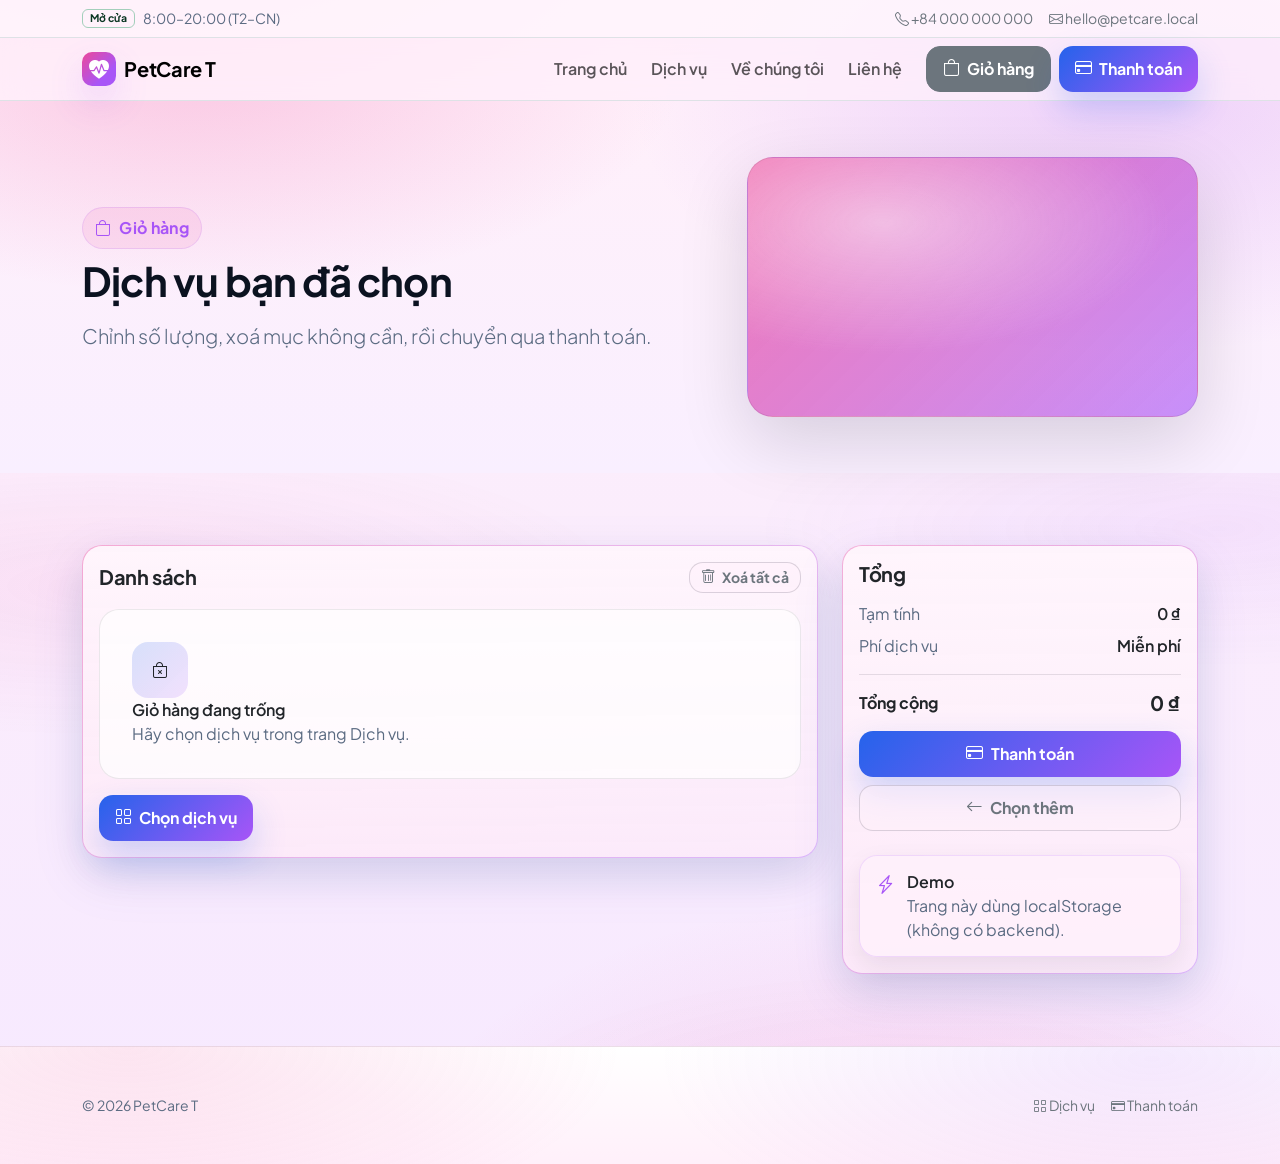
<file: cart.html>
<!doctype html>
<html lang="vi">
<head>
  <meta charset="utf-8" />
  <meta name="viewport" content="width=device-width, initial-scale=1" />
  <title>Giỏ hàng — PetCare T</title>
  <meta name="description" content="Giỏ hàng PetCare T: xem dịch vụ đã chọn, chỉnh số lượng và thanh toán." />

  <link href="https://cdn.jsdelivr.net/npm/bootstrap@5.3.3/dist/css/bootstrap.min.css" rel="stylesheet" integrity="sha384-QWTKZyjpPEjISv5WaRU9OFeRpok6YctnYmDr5pNlyT2bRjXh0JMhjY6hW+ALEwIH" crossorigin="anonymous">
  <link rel="stylesheet" href="https://cdn.jsdelivr.net/npm/bootstrap-icons@1.11.3/font/bootstrap-icons.min.css">
  <link rel="preconnect" href="https://fonts.googleapis.com">
  <link rel="preconnect" href="https://fonts.gstatic.com" crossorigin>
  <link href="https://fonts.googleapis.com/css2?family=Plus+Jakarta+Sans:wght@400;500;600;700&display=swap" rel="stylesheet">
  <link rel="stylesheet" href="assets/css/styles.css" />
</head>
<body id="top">
  <div class="topbar py-2 border-bottom">
    <div class="container d-flex flex-wrap gap-2 align-items-center justify-content-between">
      <div class="d-flex align-items-center gap-2 small">
        <span class="badge text-bg-success-subtle text-success-emphasis border border-success-subtle">Mở cửa</span>
        <span class="text-secondary">8:00–20:00 (T2–CN)</span>
      </div>
      <div class="d-flex align-items-center gap-3 small">
        <a class="link-secondary text-decoration-none" href="tel:+84000000000"><i class="bi bi-telephone"></i> +84 000 000 000</a>
        <a class="link-secondary text-decoration-none" href="mailto:hello@petcare.local"><i class="bi bi-envelope"></i> hello@petcare.local</a>
      </div>
    </div>
  </div>

  <nav class="navbar navbar-expand-lg bg-body sticky-top border-bottom">
    <div class="container">
      <a class="navbar-brand d-flex align-items-center gap-2" href="index.html">
        <span class="brand-mark" aria-hidden="true"><i class="bi bi-heart-pulse-fill"></i></span>
        <span class="fw-bold">PetCare T</span>
      </a>

      <button class="navbar-toggler" type="button" data-bs-toggle="collapse" data-bs-target="#nav" aria-controls="nav" aria-expanded="false" aria-label="Mở menu">
        <span class="navbar-toggler-icon"></span>
      </button>

      <div class="collapse navbar-collapse" id="nav">
        <ul class="navbar-nav ms-auto align-items-lg-center gap-lg-2">
          <li class="nav-item"><a class="nav-link" href="index.html">Trang chủ</a></li>
          <li class="nav-item"><a class="nav-link" href="services.html">Dịch vụ</a></li>
          <li class="nav-item"><a class="nav-link" href="about.html">Về chúng tôi</a></li>
          <li class="nav-item"><a class="nav-link" href="contact.html">Liên hệ</a></li>
        </ul>

        <div class="d-flex gap-2 ms-lg-3 mt-3 mt-lg-0">
          <a class="btn btn-outline-secondary active" aria-current="page" href="cart.html">
            <i class="bi bi-bag"></i> Giỏ hàng
            <span class="cart-badge d-none" data-cart-count>0</span>
          </a>
          <a class="btn btn-primary" href="checkout.html"><i class="bi bi-credit-card"></i> Thanh toán</a>
        </div>
      </div>
    </div>
  </nav>

  <header class="block page-hero">
    <div class="container">
      <div class="row align-items-center g-4">
        <div class="col-lg-7">
          <p class="eyebrow mb-2"><i class="bi bi-bag"></i> Giỏ hàng</p>
          <h1 class="display-6 fw-bold">Dịch vụ bạn đã chọn</h1>
          <p class="lead text-secondary mt-3">Chỉnh số lượng, xoá mục không cần, rồi chuyển qua thanh toán.</p>
        </div>
        <div class="col-lg-5">
          <div class="page-hero-panel" role="img" aria-label="Ảnh minh hoạ giỏ hàng"></div>
        </div>
      </div>
    </div>
  </header>

  <main>
    <section class="block">
      <div class="container">
        <div class="row g-4">
          <div class="col-lg-8">
            <div class="card card-soft">
              <div class="card-body">
                <div class="d-flex align-items-center justify-content-between gap-2">
                  <h2 class="h5 fw-bold mb-0">Danh sách</h2>
                  <button class="btn btn-sm btn-outline-secondary" id="clearBtn" type="button"><i class="bi bi-trash"></i> Xoá tất cả</button>
                </div>

                <div class="mt-3" id="emptyState">
                  <div class="empty">
                    <div class="empty-icon"><i class="bi bi-bag-x"></i></div>
                    <div>
                      <div class="fw-semibold">Giỏ hàng đang trống</div>
                      <div class="text-secondary">Hãy chọn dịch vụ trong trang Dịch vụ.</div>
                    </div>
                  </div>
                  <div class="mt-3">
                    <a class="btn btn-primary" href="services.html"><i class="bi bi-grid"></i> Chọn dịch vụ</a>
                  </div>
                </div>

                <div class="table-responsive mt-3 d-none" id="tableWrap">
                  <table class="table align-middle">
                    <thead>
                      <tr>
                        <th>Dịch vụ</th>
                        <th class="text-nowrap">Đơn giá</th>
                        <th class="text-nowrap" style="width: 160px;">Số lượng</th>
                        <th class="text-nowrap">Tạm tính</th>
                        <th></th>
                      </tr>
                    </thead>
                    <tbody id="cartBody"></tbody>
                  </table>
                </div>

              </div>
            </div>
          </div>

          <div class="col-lg-4">
            <div class="sticky-card">
              <div class="card card-soft">
                <div class="card-body">
                  <h2 class="h5 fw-bold">Tổng</h2>

                  <div class="d-grid gap-2 mt-3">
                    <div class="d-flex justify-content-between">
                      <span class="text-secondary">Tạm tính</span>
                      <span class="fw-semibold" id="sumSubtotal">—</span>
                    </div>
                    <div class="d-flex justify-content-between">
                      <span class="text-secondary">Phí dịch vụ</span>
                      <span class="fw-semibold" id="sumShipping">—</span>
                    </div>
                    <hr class="my-2" />
                    <div class="d-flex justify-content-between align-items-center">
                      <span class="fw-bold">Tổng cộng</span>
                      <span class="h5 fw-bold mb-0" id="sumTotal">—</span>
                    </div>

                    <a class="btn btn-primary mt-2" href="checkout.html"><i class="bi bi-credit-card"></i> Thanh toán</a>
                    <a class="btn btn-outline-secondary" href="services.html"><i class="bi bi-arrow-left"></i> Chọn thêm</a>
                  </div>

                  <div class="note mt-4">
                    <i class="bi bi-lightning-charge"></i>
                    <div>
                      <div class="fw-semibold">Demo</div>
                      <div class="text-secondary">Trang này dùng localStorage (không có backend).</div>
                    </div>
                  </div>
                </div>
              </div>
            </div>
          </div>

        </div>
      </div>
    </section>
  </main>

  <footer class="footer">
    <div class="container">
      <div class="d-flex flex-wrap gap-2 justify-content-between align-items-center">
        <div class="small text-secondary">© <span id="year"></span> PetCare T</div>
        <div class="d-flex gap-3">
          <a class="small link-secondary text-decoration-none" href="services.html"><i class="bi bi-grid"></i> Dịch vụ</a>
          <a class="small link-secondary text-decoration-none" href="checkout.html"><i class="bi bi-credit-card"></i> Thanh toán</a>
        </div>
      </div>
    </div>
  </footer>

  <script src="https://cdn.jsdelivr.net/npm/bootstrap@5.3.3/dist/js/bootstrap.bundle.min.js" integrity="sha384-YvpcrYf0tY3lHB60NNkmXc5s9fDVZLESaAA55NDzOxhy9GkcIdslK1eN7N6jIeHz" crossorigin="anonymous"></script>
  <script src="assets/js/data.js"></script>
  <script src="assets/js/shop.js"></script>
  <script src="assets/js/main.js"></script>
  <script src="assets/js/pages/cart-page.js"></script>
</body>
</html>
</file>
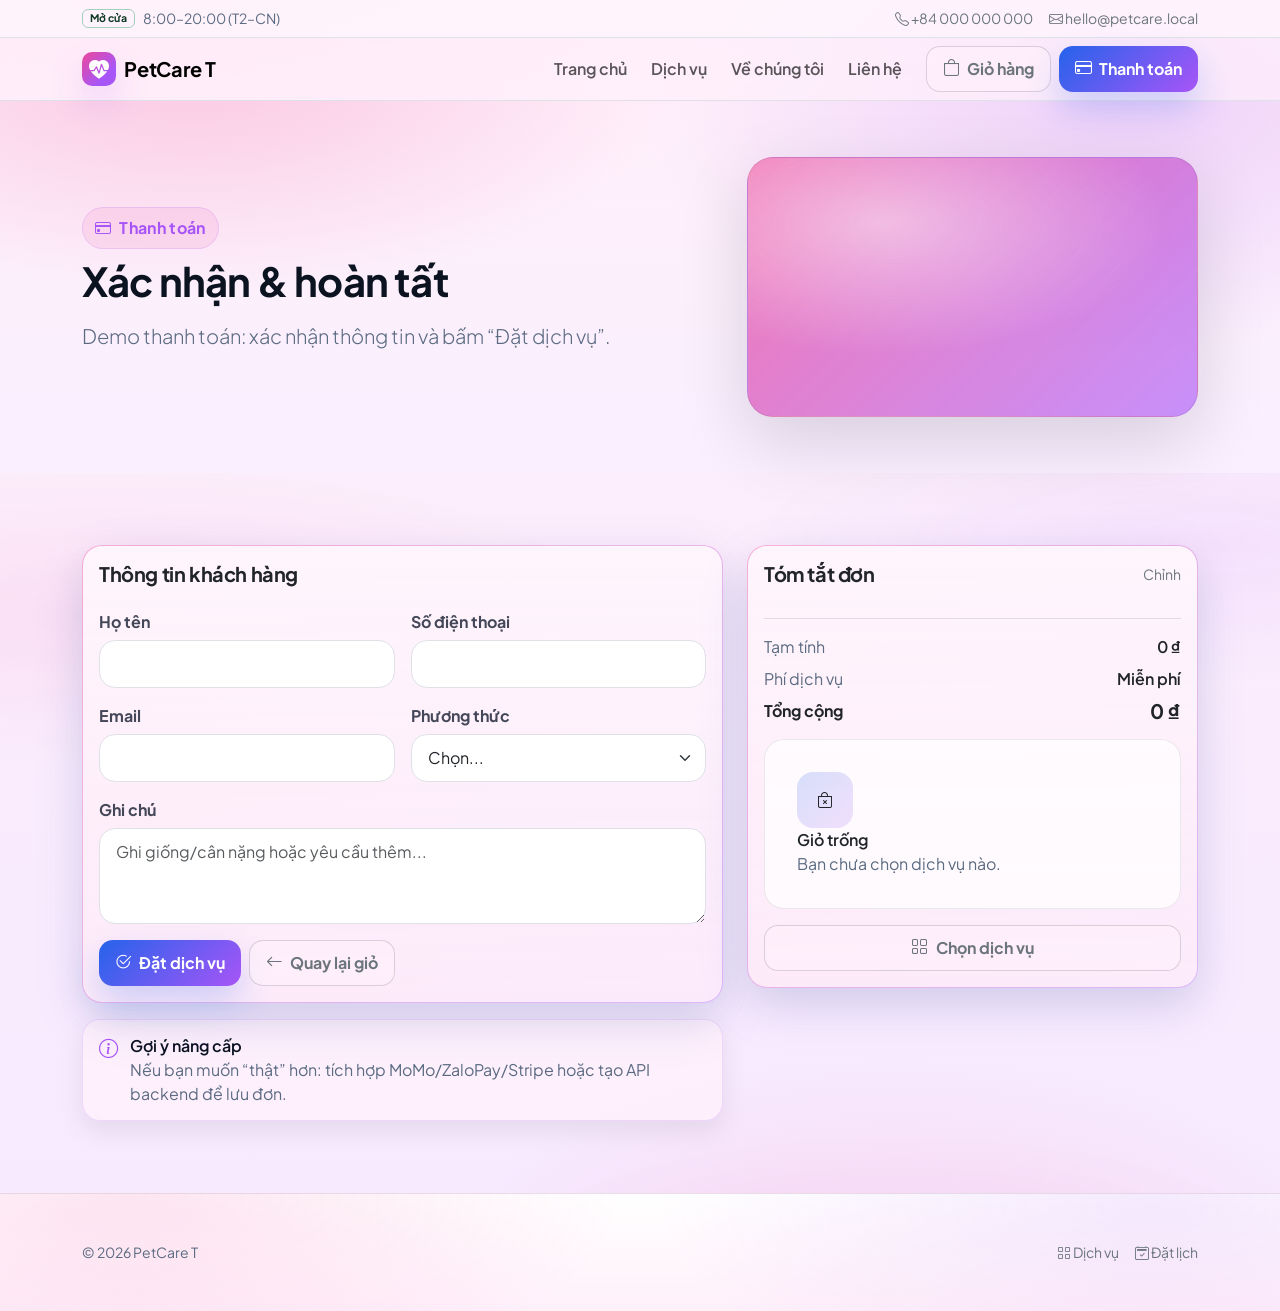
<file: checkout.html>
<!doctype html>
<html lang="vi">
<head>
  <meta charset="utf-8" />
  <meta name="viewport" content="width=device-width, initial-scale=1" />
  <title>Thanh toán — PetCare T</title>
  <meta name="description" content="Thanh toán dịch vụ PetCare T (demo): thông tin khách hàng và xác nhận đơn." />

  <link href="https://cdn.jsdelivr.net/npm/bootstrap@5.3.3/dist/css/bootstrap.min.css" rel="stylesheet" integrity="sha384-QWTKZyjpPEjISv5WaRU9OFeRpok6YctnYmDr5pNlyT2bRjXh0JMhjY6hW+ALEwIH" crossorigin="anonymous">
  <link rel="stylesheet" href="https://cdn.jsdelivr.net/npm/bootstrap-icons@1.11.3/font/bootstrap-icons.min.css">
  <link rel="preconnect" href="https://fonts.googleapis.com">
  <link rel="preconnect" href="https://fonts.gstatic.com" crossorigin>
  <link href="https://fonts.googleapis.com/css2?family=Plus+Jakarta+Sans:wght@400;500;600;700&display=swap" rel="stylesheet">
  <link rel="stylesheet" href="assets/css/styles.css" />
</head>
<body id="top">
  <div class="topbar py-2 border-bottom">
    <div class="container d-flex flex-wrap gap-2 align-items-center justify-content-between">
      <div class="d-flex align-items-center gap-2 small">
        <span class="badge text-bg-success-subtle text-success-emphasis border border-success-subtle">Mở cửa</span>
        <span class="text-secondary">8:00–20:00 (T2–CN)</span>
      </div>
      <div class="d-flex align-items-center gap-3 small">
        <a class="link-secondary text-decoration-none" href="tel:+84000000000"><i class="bi bi-telephone"></i> +84 000 000 000</a>
        <a class="link-secondary text-decoration-none" href="mailto:hello@petcare.local"><i class="bi bi-envelope"></i> hello@petcare.local</a>
      </div>
    </div>
  </div>

  <nav class="navbar navbar-expand-lg bg-body sticky-top border-bottom">
    <div class="container">
      <a class="navbar-brand d-flex align-items-center gap-2" href="index.html">
        <span class="brand-mark" aria-hidden="true"><i class="bi bi-heart-pulse-fill"></i></span>
        <span class="fw-bold">PetCare T</span>
      </a>

      <button class="navbar-toggler" type="button" data-bs-toggle="collapse" data-bs-target="#nav" aria-controls="nav" aria-expanded="false" aria-label="Mở menu">
        <span class="navbar-toggler-icon"></span>
      </button>

      <div class="collapse navbar-collapse" id="nav">
        <ul class="navbar-nav ms-auto align-items-lg-center gap-lg-2">
          <li class="nav-item"><a class="nav-link" href="index.html">Trang chủ</a></li>
          <li class="nav-item"><a class="nav-link" href="services.html">Dịch vụ</a></li>
          <li class="nav-item"><a class="nav-link" href="about.html">Về chúng tôi</a></li>
          <li class="nav-item"><a class="nav-link" href="contact.html">Liên hệ</a></li>
        </ul>

        <div class="d-flex gap-2 ms-lg-3 mt-3 mt-lg-0">
          <a class="btn btn-outline-secondary" href="cart.html">
            <i class="bi bi-bag"></i> Giỏ hàng
            <span class="cart-badge d-none" data-cart-count>0</span>
          </a>
          <a class="btn btn-primary active" aria-current="page" href="checkout.html"><i class="bi bi-credit-card"></i> Thanh toán</a>
        </div>
      </div>
    </div>
  </nav>

  <header class="block page-hero">
    <div class="container">
      <div class="row align-items-center g-4">
        <div class="col-lg-7">
          <p class="eyebrow mb-2"><i class="bi bi-credit-card"></i> Thanh toán</p>
          <h1 class="display-6 fw-bold">Xác nhận & hoàn tất</h1>
          <p class="lead text-secondary mt-3">Demo thanh toán: xác nhận thông tin và bấm “Đặt dịch vụ”.</p>
        </div>
        <div class="col-lg-5">
          <div class="page-hero-panel" role="img" aria-label="Ảnh minh hoạ thanh toán"></div>
        </div>
      </div>
    </div>
  </header>

  <main>
    <section class="block">
      <div class="container">
        <div class="row g-4">
          <div class="col-lg-7">
            <div class="card card-soft">
              <div class="card-body">
                <h2 class="h5 fw-bold">Thông tin khách hàng</h2>

                <form class="needs-validation" novalidate id="checkoutForm">
                  <div class="row g-3 mt-1">
                    <div class="col-md-6">
                      <label class="form-label" for="cName">Họ tên</label>
                      <input class="form-control" id="cName" autocomplete="name" required />
                      <div class="invalid-feedback">Vui lòng nhập họ tên.</div>
                    </div>
                    <div class="col-md-6">
                      <label class="form-label" for="cPhone">Số điện thoại</label>
                      <input class="form-control" id="cPhone" inputmode="tel" autocomplete="tel" required />
                      <div class="invalid-feedback">Vui lòng nhập số điện thoại.</div>
                    </div>
                    <div class="col-md-6">
                      <label class="form-label" for="cEmail">Email</label>
                      <input type="email" class="form-control" id="cEmail" autocomplete="email" required />
                      <div class="invalid-feedback">Vui lòng nhập email hợp lệ.</div>
                    </div>
                    <div class="col-md-6">
                      <label class="form-label" for="cMethod">Phương thức</label>
                      <select class="form-select" id="cMethod" required>
                        <option value="" selected disabled>Chọn...</option>
                        <option>Thanh toán khi nhận (COD)</option>
                        <option>Chuyển khoản</option>
                        <option>Ví điện tử (demo)</option>
                      </select>
                      <div class="invalid-feedback">Vui lòng chọn phương thức.</div>
                    </div>
                    <div class="col-12">
                      <label class="form-label" for="cNote">Ghi chú</label>
                      <textarea class="form-control" id="cNote" rows="3" placeholder="Ghi giống/cân nặng hoặc yêu cầu thêm..."></textarea>
                    </div>
                  </div>

                  <div class="alert alert-success mt-3 d-none" id="checkoutOk" role="status">
                    Đặt dịch vụ thành công (demo). Cảm ơn bạn!
                  </div>

                  <div class="d-flex flex-wrap gap-2 mt-3">
                    <button class="btn btn-primary" type="submit"><i class="bi bi-check2-circle"></i> Đặt dịch vụ</button>
                    <a class="btn btn-outline-secondary" href="cart.html"><i class="bi bi-arrow-left"></i> Quay lại giỏ</a>
                  </div>
                </form>

              </div>
            </div>

            <div class="note mt-3">
              <i class="bi bi-info-circle"></i>
              <div>
                <div class="fw-semibold">Gợi ý nâng cấp</div>
                <div class="text-secondary">Nếu bạn muốn “thật” hơn: tích hợp MoMo/ZaloPay/Stripe hoặc tạo API backend để lưu đơn.</div>
              </div>
            </div>
          </div>

          <div class="col-lg-5">
            <div class="sticky-card">
              <div class="card card-soft">
                <div class="card-body">
                  <div class="d-flex align-items-center justify-content-between">
                    <h2 class="h5 fw-bold mb-0">Tóm tắt đơn</h2>
                    <a class="small link-secondary text-decoration-none" href="cart.html">Chỉnh</a>
                  </div>

                  <div class="mt-3 d-grid gap-2" id="orderLines"></div>

                  <hr class="my-3" />

                  <div class="d-grid gap-2">
                    <div class="d-flex justify-content-between">
                      <span class="text-secondary">Tạm tính</span>
                      <span class="fw-semibold" id="sumSubtotal">—</span>
                    </div>
                    <div class="d-flex justify-content-between">
                      <span class="text-secondary">Phí dịch vụ</span>
                      <span class="fw-semibold" id="sumShipping">—</span>
                    </div>
                    <div class="d-flex justify-content-between align-items-center">
                      <span class="fw-bold">Tổng cộng</span>
                      <span class="h5 fw-bold mb-0" id="sumTotal">—</span>
                    </div>
                  </div>

                  <div class="empty mt-3 d-none" id="emptyState">
                    <div class="empty-icon"><i class="bi bi-bag-x"></i></div>
                    <div>
                      <div class="fw-semibold">Giỏ trống</div>
                      <div class="text-secondary">Bạn chưa chọn dịch vụ nào.</div>
                    </div>
                  </div>

                  <div class="mt-3" id="goShopWrap">
                    <a class="btn btn-outline-secondary w-100" href="services.html"><i class="bi bi-grid"></i> Chọn dịch vụ</a>
                  </div>
                </div>
              </div>
            </div>
          </div>

        </div>
      </div>
    </section>
  </main>

  <footer class="footer">
    <div class="container">
      <div class="d-flex flex-wrap gap-2 justify-content-between align-items-center">
        <div class="small text-secondary">© <span id="year"></span> PetCare T</div>
        <div class="d-flex gap-3">
          <a class="small link-secondary text-decoration-none" href="services.html"><i class="bi bi-grid"></i> Dịch vụ</a>
          <a class="small link-secondary text-decoration-none" href="index.html#booking"><i class="bi bi-calendar2-check"></i> Đặt lịch</a>
        </div>
      </div>
    </div>
  </footer>

  <script src="https://cdn.jsdelivr.net/npm/bootstrap@5.3.3/dist/js/bootstrap.bundle.min.js" integrity="sha384-YvpcrYf0tY3lHB60NNkmXc5s9fDVZLESaAA55NDzOxhy9GkcIdslK1eN7N6jIeHz" crossorigin="anonymous"></script>
  <script src="assets/js/data.js"></script>
  <script src="assets/js/shop.js"></script>
  <script src="assets/js/main.js"></script>
  <script src="assets/js/pages/checkout-page.js"></script>
</body>
</html>
</file>
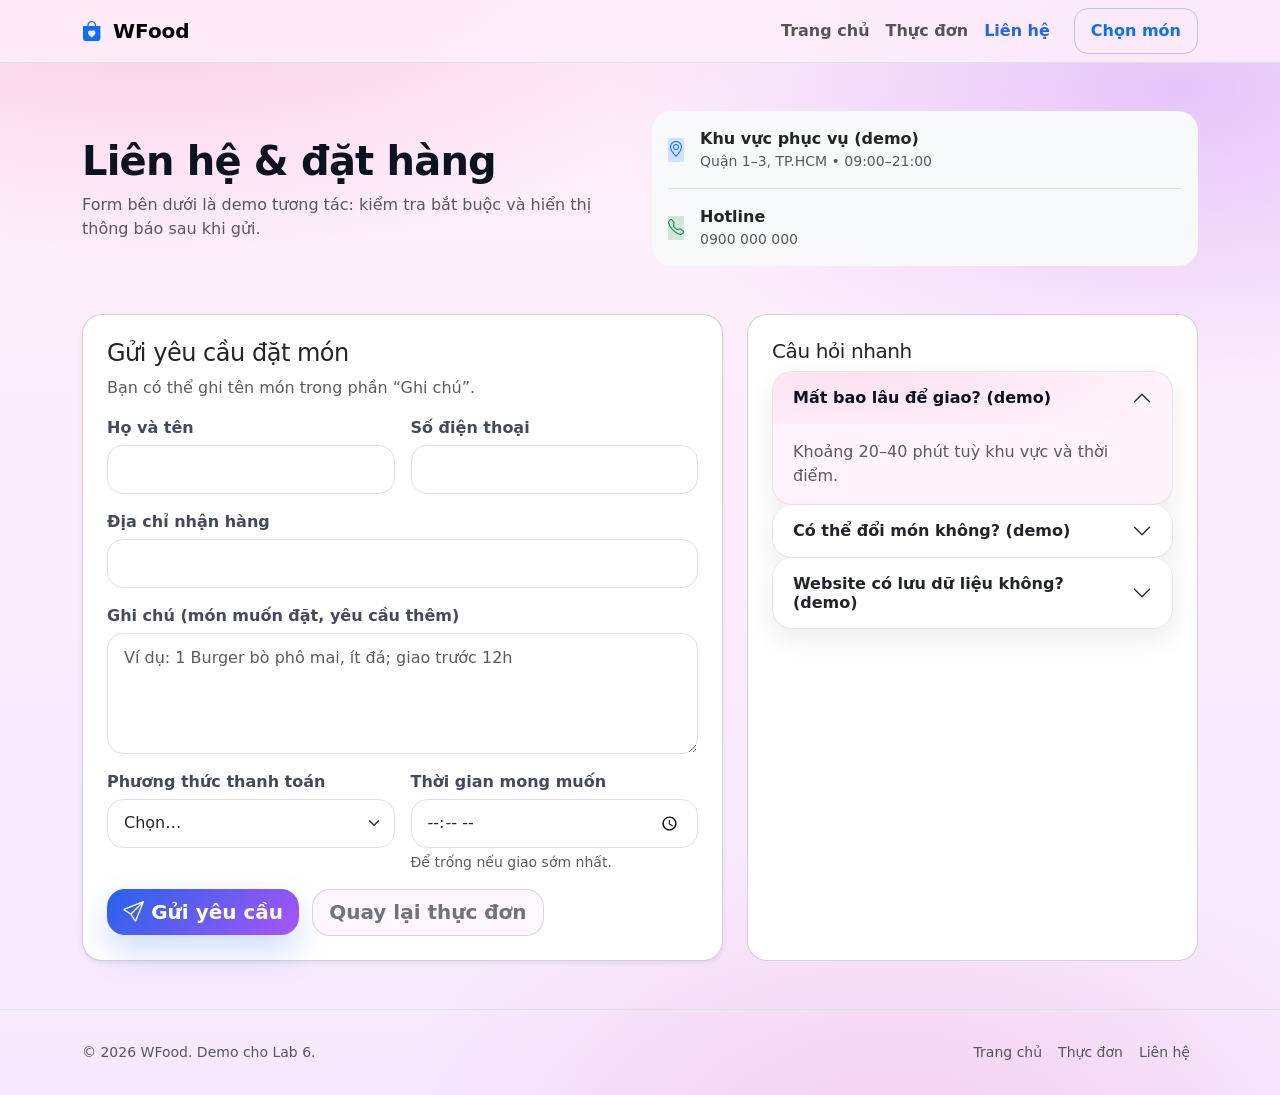
<file: contact.html>
<!doctype html>
<html lang="vi">
<head>
  <meta charset="utf-8" />
  <meta name="viewport" content="width=device-width, initial-scale=1" />
  <title>Liên hệ & Đặt hàng — WFood</title>
  <meta name="description" content="Liên hệ & đặt hàng demo — WFood." />

  <link href="https://cdn.jsdelivr.net/npm/bootstrap@5.3.3/dist/css/bootstrap.min.css" rel="stylesheet" integrity="sha384-QWTKZyjpPEjISv5WaRU9OFeRpok6YctnYmDr5pNlyT2bRjXh0JMhjY6hW+ALEwIH" crossorigin="anonymous">
  <link href="https://cdn.jsdelivr.net/npm/bootstrap-icons@1.11.3/font/bootstrap-icons.min.css" rel="stylesheet">
  <link href="assets/css/styles.css" rel="stylesheet" />
</head>
<body>
  <nav class="navbar navbar-expand-lg bg-white border-bottom sticky-top">
    <div class="container">
      <a class="navbar-brand fw-semibold" href="index.html">
        <i class="bi bi-bag-heart-fill text-primary me-1" aria-hidden="true"></i>
        WFood
      </a>
      <button class="navbar-toggler" type="button" data-bs-toggle="collapse" data-bs-target="#mainNav" aria-controls="mainNav" aria-expanded="false" aria-label="Mở menu">
        <span class="navbar-toggler-icon"></span>
      </button>

      <div class="collapse navbar-collapse" id="mainNav">
        <ul class="navbar-nav ms-auto mb-2 mb-lg-0">
          <li class="nav-item"><a class="nav-link" href="index.html">Trang chủ</a></li>
          <li class="nav-item"><a class="nav-link" href="menu.html">Thực đơn</a></li>
          <li class="nav-item"><a class="nav-link active" aria-current="page" href="contact.html">Liên hệ</a></li>
        </ul>
        <div class="d-flex ms-lg-3 gap-2">
          <a class="btn btn-outline-primary" href="menu.html">Chọn món</a>
        </div>
      </div>
    </div>
  </nav>

  <main id="main">
    <header class="py-5">
      <div class="container">
        <div class="row g-4 align-items-center">
          <div class="col-12 col-lg-6">
            <h1 class="display-6 fw-bold mb-2">Liên hệ & đặt hàng</h1>
            <p class="text-body-secondary mb-0">Form bên dưới là demo tương tác: kiểm tra bắt buộc và hiển thị thông báo sau khi gửi.</p>
          </div>
          <div class="col-12 col-lg-6">
            <div class="card border-0 bg-body-tertiary">
              <div class="card-body">
                <div class="d-flex align-items-center gap-3">
                  <div class="icon-pill bg-primary-subtle text-primary"><i class="bi bi-geo-alt" aria-hidden="true"></i></div>
                  <div>
                    <div class="fw-semibold">Khu vực phục vụ (demo)</div>
                    <div class="text-body-secondary small">Quận 1–3, TP.HCM • 09:00–21:00</div>
                  </div>
                </div>
                <hr class="my-3" />
                <div class="d-flex align-items-center gap-3">
                  <div class="icon-pill bg-success-subtle text-success"><i class="bi bi-telephone" aria-hidden="true"></i></div>
                  <div>
                    <div class="fw-semibold">Hotline</div>
                    <div class="text-body-secondary small">0900 000 000</div>
                  </div>
                </div>
              </div>
            </div>

          </div>
        </div>
      </div>
    </header>

    <section class="pb-5">
      <div class="container">
        <div class="row g-4">
          <div class="col-12 col-lg-7">
            <div class="card shadow-sm">
              <div class="card-body p-4">
                <h2 class="h4">Gửi yêu cầu đặt món</h2>
                <p class="text-body-secondary">Bạn có thể ghi tên món trong phần “Ghi chú”.</p>

                <div id="formAlert" class="alert alert-success d-none" role="status"></div>

                <form id="orderForm" class="needs-validation" novalidate>
                  <div class="row g-3">
                    <div class="col-12 col-md-6">
                      <label class="form-label" for="fullName">Họ và tên</label>
                      <input class="form-control" id="fullName" name="fullName" type="text" required />
                      <div class="invalid-feedback">Vui lòng nhập họ và tên.</div>
                    </div>
                    <div class="col-12 col-md-6">
                      <label class="form-label" for="phone">Số điện thoại</label>
                      <input class="form-control" id="phone" name="phone" type="tel" inputmode="tel" required />
                      <div class="invalid-feedback">Vui lòng nhập số điện thoại.</div>
                    </div>
                    <div class="col-12">
                      <label class="form-label" for="address">Địa chỉ nhận hàng</label>
                      <input class="form-control" id="address" name="address" type="text" required />
                      <div class="invalid-feedback">Vui lòng nhập địa chỉ.</div>
                    </div>
                    <div class="col-12">
                      <label class="form-label" for="note">Ghi chú (món muốn đặt, yêu cầu thêm)</label>
                      <textarea class="form-control" id="note" name="note" rows="4" placeholder="Ví dụ: 1 Burger bò phô mai, ít đá; giao trước 12h"></textarea>
                    </div>
                    <div class="col-12 col-md-6">
                      <label class="form-label" for="payment">Phương thức thanh toán</label>
                      <select class="form-select" id="payment" name="payment" required>
                        <option value="" selected disabled>Chọn…</option>
                        <option value="cash">Tiền mặt</option>
                        <option value="transfer">Chuyển khoản</option>
                        <option value="wallet">Ví điện tử</option>
                      </select>
                      <div class="invalid-feedback">Vui lòng chọn phương thức thanh toán.</div>
                    </div>
                    <div class="col-12 col-md-6">
                      <label class="form-label" for="time">Thời gian mong muốn</label>
                      <input class="form-control" id="time" name="time" type="time" />
                      <div class="form-text">Để trống nếu giao sớm nhất.</div>
                    </div>
                    <div class="col-12">
                      <button class="btn btn-primary btn-lg" type="submit">
                        <i class="bi bi-send" aria-hidden="true"></i>
                        Gửi yêu cầu
                      </button>
                      <a class="btn btn-outline-secondary btn-lg ms-2" href="menu.html">Quay lại thực đơn</a>
                    </div>
                  </div>
                </form>

              </div>
            </div>
          </div>

          <div class="col-12 col-lg-5">
            <div class="card h-100">
              <div class="card-body p-4">
                <h2 class="h5">Câu hỏi nhanh</h2>
                <div class="accordion" id="faq">
                  <div class="accordion-item">
                    <h3 class="accordion-header" id="faqOne">
                      <button class="accordion-button" type="button" data-bs-toggle="collapse" data-bs-target="#faqOneBody" aria-expanded="true" aria-controls="faqOneBody">
                        Mất bao lâu để giao? (demo)
                      </button>
                    </h3>
                    <div id="faqOneBody" class="accordion-collapse collapse show" aria-labelledby="faqOne" data-bs-parent="#faq">
                      <div class="accordion-body text-body-secondary">Khoảng 20–40 phút tuỳ khu vực và thời điểm.</div>
                    </div>
                  </div>
                  <div class="accordion-item">
                    <h3 class="accordion-header" id="faqTwo">
                      <button class="accordion-button collapsed" type="button" data-bs-toggle="collapse" data-bs-target="#faqTwoBody" aria-expanded="false" aria-controls="faqTwoBody">
                        Có thể đổi món không? (demo)
                      </button>
                    </h3>
                    <div id="faqTwoBody" class="accordion-collapse collapse" aria-labelledby="faqTwo" data-bs-parent="#faq">
                      <div class="accordion-body text-body-secondary">Bạn có thể ghi chú yêu cầu trong form trước khi xác nhận.</div>
                    </div>
                  </div>
                  <div class="accordion-item">
                    <h3 class="accordion-header" id="faqThree">
                      <button class="accordion-button collapsed" type="button" data-bs-toggle="collapse" data-bs-target="#faqThreeBody" aria-expanded="false" aria-controls="faqThreeBody">
                        Website có lưu dữ liệu không? (demo)
                      </button>
                    </h3>
                    <div id="faqThreeBody" class="accordion-collapse collapse" aria-labelledby="faqThree" data-bs-parent="#faq">
                      <div class="accordion-body text-body-secondary">Không. Đây là dự án tĩnh để luyện Bootstrap Studio và responsive layout.</div>
                    </div>
                  </div>
                </div>
              </div>
            </div>

          </div>
        </div>
      </div>
    </section>
  </main>

  <footer class="border-top py-4">
    <div class="container">
      <div class="d-flex flex-column flex-md-row align-items-md-center justify-content-between gap-2">
        <div class="text-body-secondary small">© <span id="year"></span> WFood. Demo cho Lab 6.</div>
        <ul class="nav small">
          <li class="nav-item"><a class="nav-link px-2 text-body-secondary" href="index.html">Trang chủ</a></li>
          <li class="nav-item"><a class="nav-link px-2 text-body-secondary" href="menu.html">Thực đơn</a></li>
          <li class="nav-item"><a class="nav-link px-2 text-body-secondary" href="contact.html">Liên hệ</a></li>
        </ul>
      </div>
    </div>
  </footer>

  <script src="https://cdn.jsdelivr.net/npm/bootstrap@5.3.3/dist/js/bootstrap.bundle.min.js" integrity="sha384-YvpcrYf0tY3lHB60NNkmXc5s9fDVZLESaAA55NDzOxhy9GkcIdslK1eN7N6jIeHz" crossorigin="anonymous"></script>
  <script src="assets/js/main.js"></script>
</body>
</html>
</file>
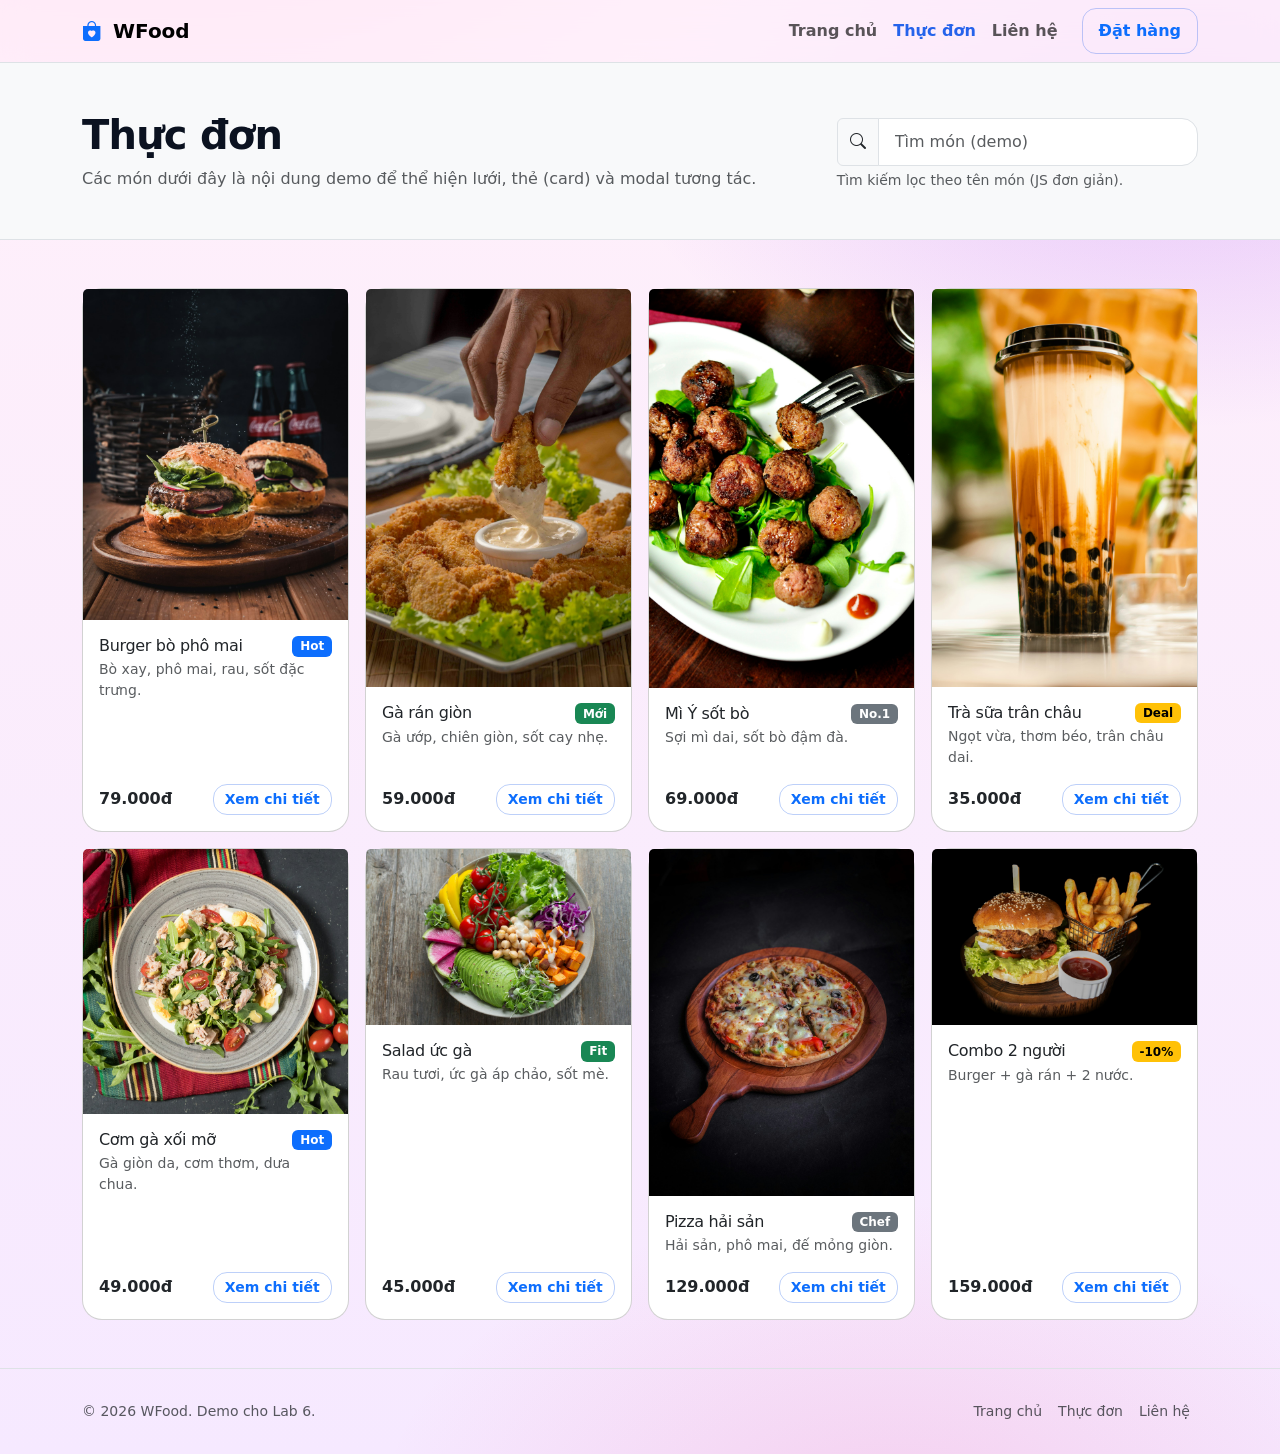
<file: menu.html>
<!doctype html>
<html lang="vi">
<head>
  <meta charset="utf-8" />
  <meta name="viewport" content="width=device-width, initial-scale=1" />
  <title>Thực đơn — WFood</title>
  <meta name="description" content="Thực đơn demo — WFood." />

  <link href="https://cdn.jsdelivr.net/npm/bootstrap@5.3.3/dist/css/bootstrap.min.css" rel="stylesheet" integrity="sha384-QWTKZyjpPEjISv5WaRU9OFeRpok6YctnYmDr5pNlyT2bRjXh0JMhjY6hW+ALEwIH" crossorigin="anonymous">
  <link href="https://cdn.jsdelivr.net/npm/bootstrap-icons@1.11.3/font/bootstrap-icons.min.css" rel="stylesheet">
  <link href="assets/css/styles.css" rel="stylesheet" />
</head>
<body>
  <nav class="navbar navbar-expand-lg bg-white border-bottom sticky-top">
    <div class="container">
      <a class="navbar-brand fw-semibold" href="index.html">
        <i class="bi bi-bag-heart-fill text-primary me-1" aria-hidden="true"></i>
        WFood
      </a>
      <button class="navbar-toggler" type="button" data-bs-toggle="collapse" data-bs-target="#mainNav" aria-controls="mainNav" aria-expanded="false" aria-label="Mở menu">
        <span class="navbar-toggler-icon"></span>
      </button>

      <div class="collapse navbar-collapse" id="mainNav">
        <ul class="navbar-nav ms-auto mb-2 mb-lg-0">
          <li class="nav-item"><a class="nav-link" href="index.html">Trang chủ</a></li>
          <li class="nav-item"><a class="nav-link active" aria-current="page" href="menu.html">Thực đơn</a></li>
          <li class="nav-item"><a class="nav-link" href="contact.html">Liên hệ</a></li>
        </ul>
        <div class="d-flex ms-lg-3 gap-2">
          <a class="btn btn-outline-primary" href="contact.html">Đặt hàng</a>
        </div>
      </div>
    </div>
  </nav>

  <main id="main">
    <header class="py-5 bg-body-tertiary border-bottom">
      <div class="container">
        <div class="row align-items-end g-3">
          <div class="col-12 col-lg-8">
            <h1 class="display-6 fw-bold mb-2">Thực đơn</h1>
            <p class="text-body-secondary mb-0">Các món dưới đây là nội dung demo để thể hiện lưới, thẻ (card) và modal tương tác.</p>
          </div>
          <div class="col-12 col-lg-4">
            <div class="input-group">
              <span class="input-group-text" id="searchLabel"><i class="bi bi-search" aria-hidden="true"></i></span>
              <input id="menuSearch" type="search" class="form-control" placeholder="Tìm món (demo)" aria-label="Tìm món" aria-describedby="searchLabel" />
            </div>
            <div class="form-text">Tìm kiếm lọc theo tên món (JS đơn giản).</div>
          </div>
        </div>
      </div>
    </header>

    <section class="py-5">
      <div class="container">
        <div class="row g-3" id="menuGrid">
          <div class="col-12 col-sm-6 col-lg-3" data-name="Burger bò phô mai">
            <div class="card h-100">
              <img class="card-img-top" src="assets/img/photos/burger.jpg" alt="Burger bò phô mai" loading="lazy" />
              <div class="card-body d-flex flex-column">
                <div class="d-flex align-items-start justify-content-between gap-2">
                  <h2 class="h6 mb-1">Burger bò phô mai</h2>
                  <span class="badge text-bg-primary">Hot</span>
                </div>
                <p class="text-body-secondary small mb-3">Bò xay, phô mai, rau, sốt đặc trưng.</p>
                <div class="mt-auto d-flex align-items-center justify-content-between">
                  <span class="fw-semibold">79.000đ</span>
                  <button class="btn btn-sm btn-outline-primary" type="button" data-bs-toggle="modal" data-bs-target="#dishModal"
                    data-dish-title="Burger bò phô mai"
                    data-dish-price="79.000đ"
                    data-dish-desc="Bò xay, phô mai, rau, sốt đặc trưng."
                    data-dish-img="assets/img/photos/burger.jpg">Xem chi tiết</button>
                </div>
              </div>
            </div>
          </div>

          <div class="col-12 col-sm-6 col-lg-3" data-name="Gà rán giòn">
            <div class="card h-100">
              <img class="card-img-top" src="assets/img/photos/chicken.jpg" alt="Gà rán giòn" loading="lazy" />
              <div class="card-body d-flex flex-column">
                <div class="d-flex align-items-start justify-content-between gap-2">
                  <h2 class="h6 mb-1">Gà rán giòn</h2>
                  <span class="badge text-bg-success">Mới</span>
                </div>
                <p class="text-body-secondary small mb-3">Gà ướp, chiên giòn, sốt cay nhẹ.</p>
                <div class="mt-auto d-flex align-items-center justify-content-between">
                  <span class="fw-semibold">59.000đ</span>
                  <button class="btn btn-sm btn-outline-primary" type="button" data-bs-toggle="modal" data-bs-target="#dishModal"
                    data-dish-title="Gà rán giòn"
                    data-dish-price="59.000đ"
                    data-dish-desc="Gà ướp, chiên giòn, sốt cay nhẹ."
                    data-dish-img="assets/img/photos/chicken.jpg">Xem chi tiết</button>
                </div>
              </div>
            </div>
          </div>

          <div class="col-12 col-sm-6 col-lg-3" data-name="Mì Ý sốt bò">
            <div class="card h-100">
              <img class="card-img-top" src="assets/img/photos/pasta.jpg" alt="Mì Ý sốt bò" loading="lazy" />
              <div class="card-body d-flex flex-column">
                <div class="d-flex align-items-start justify-content-between gap-2">
                  <h2 class="h6 mb-1">Mì Ý sốt bò</h2>
                  <span class="badge text-bg-secondary">No.1</span>
                </div>
                <p class="text-body-secondary small mb-3">Sợi mì dai, sốt bò đậm đà.</p>
                <div class="mt-auto d-flex align-items-center justify-content-between">
                  <span class="fw-semibold">69.000đ</span>
                  <button class="btn btn-sm btn-outline-primary" type="button" data-bs-toggle="modal" data-bs-target="#dishModal"
                    data-dish-title="Mì Ý sốt bò"
                    data-dish-price="69.000đ"
                    data-dish-desc="Sợi mì dai, sốt bò đậm đà."
                    data-dish-img="assets/img/photos/pasta.jpg">Xem chi tiết</button>
                </div>
              </div>
            </div>
          </div>

          <div class="col-12 col-sm-6 col-lg-3" data-name="Trà sữa trân châu">
            <div class="card h-100">
              <img class="card-img-top" src="assets/img/photos/milktea.jpg" alt="Trà sữa trân châu" loading="lazy" />
              <div class="card-body d-flex flex-column">
                <div class="d-flex align-items-start justify-content-between gap-2">
                  <h2 class="h6 mb-1">Trà sữa trân châu</h2>
                  <span class="badge text-bg-warning">Deal</span>
                </div>
                <p class="text-body-secondary small mb-3">Ngọt vừa, thơm béo, trân châu dai.</p>
                <div class="mt-auto d-flex align-items-center justify-content-between">
                  <span class="fw-semibold">35.000đ</span>
                  <button class="btn btn-sm btn-outline-primary" type="button" data-bs-toggle="modal" data-bs-target="#dishModal"
                    data-dish-title="Trà sữa trân châu"
                    data-dish-price="35.000đ"
                    data-dish-desc="Ngọt vừa, thơm béo, trân châu dai."
                    data-dish-img="assets/img/photos/milktea.jpg">Xem chi tiết</button>
                </div>
              </div>
            </div>
          </div>

          <div class="col-12 col-sm-6 col-lg-3" data-name="Cơm gà xối mỡ">
            <div class="card h-100">
              <img class="card-img-top" src="assets/img/photos/ricechicken.jpg" alt="Cơm gà xối mỡ" loading="lazy" />
              <div class="card-body d-flex flex-column">
                <div class="d-flex align-items-start justify-content-between gap-2">
                  <h2 class="h6 mb-1">Cơm gà xối mỡ</h2>
                  <span class="badge text-bg-primary">Hot</span>
                </div>
                <p class="text-body-secondary small mb-3">Gà giòn da, cơm thơm, dưa chua.</p>
                <div class="mt-auto d-flex align-items-center justify-content-between">
                  <span class="fw-semibold">49.000đ</span>
                  <button class="btn btn-sm btn-outline-primary" type="button" data-bs-toggle="modal" data-bs-target="#dishModal"
                    data-dish-title="Cơm gà xối mỡ"
                    data-dish-price="49.000đ"
                    data-dish-desc="Gà giòn da, cơm thơm, dưa chua."
                    data-dish-img="assets/img/photos/ricechicken.jpg">Xem chi tiết</button>
                </div>
              </div>
            </div>
          </div>

          <div class="col-12 col-sm-6 col-lg-3" data-name="Salad ức gà">
            <div class="card h-100">
              <img class="card-img-top" src="assets/img/photos/salad.jpg" alt="Salad ức gà" loading="lazy" />
              <div class="card-body d-flex flex-column">
                <div class="d-flex align-items-start justify-content-between gap-2">
                  <h2 class="h6 mb-1">Salad ức gà</h2>
                  <span class="badge text-bg-success">Fit</span>
                </div>
                <p class="text-body-secondary small mb-3">Rau tươi, ức gà áp chảo, sốt mè.</p>
                <div class="mt-auto d-flex align-items-center justify-content-between">
                  <span class="fw-semibold">45.000đ</span>
                  <button class="btn btn-sm btn-outline-primary" type="button" data-bs-toggle="modal" data-bs-target="#dishModal"
                    data-dish-title="Salad ức gà"
                    data-dish-price="45.000đ"
                    data-dish-desc="Rau tươi, ức gà áp chảo, sốt mè."
                    data-dish-img="assets/img/photos/salad.jpg">Xem chi tiết</button>
                </div>
              </div>
            </div>
          </div>

          <div class="col-12 col-sm-6 col-lg-3" data-name="Pizza hải sản">
            <div class="card h-100">
              <img class="card-img-top" src="assets/img/photos/pizza.jpg" alt="Pizza hải sản" loading="lazy" />
              <div class="card-body d-flex flex-column">
                <div class="d-flex align-items-start justify-content-between gap-2">
                  <h2 class="h6 mb-1">Pizza hải sản</h2>
                  <span class="badge text-bg-secondary">Chef</span>
                </div>
                <p class="text-body-secondary small mb-3">Hải sản, phô mai, đế mỏng giòn.</p>
                <div class="mt-auto d-flex align-items-center justify-content-between">
                  <span class="fw-semibold">129.000đ</span>
                  <button class="btn btn-sm btn-outline-primary" type="button" data-bs-toggle="modal" data-bs-target="#dishModal"
                    data-dish-title="Pizza hải sản"
                    data-dish-price="129.000đ"
                    data-dish-desc="Hải sản, phô mai, đế mỏng giòn."
                    data-dish-img="assets/img/photos/pizza.jpg">Xem chi tiết</button>
                </div>
              </div>
            </div>
          </div>

          <div class="col-12 col-sm-6 col-lg-3" data-name="Combo 2 người">
            <div class="card h-100">
              <img class="card-img-top" src="assets/img/photos/combo.jpg" alt="Combo 2 người" loading="lazy" />
              <div class="card-body d-flex flex-column">
                <div class="d-flex align-items-start justify-content-between gap-2">
                  <h2 class="h6 mb-1">Combo 2 người</h2>
                  <span class="badge text-bg-warning">-10%</span>
                </div>
                <p class="text-body-secondary small mb-3">Burger + gà rán + 2 nước.</p>
                <div class="mt-auto d-flex align-items-center justify-content-between">
                  <span class="fw-semibold">159.000đ</span>
                  <button class="btn btn-sm btn-outline-primary" type="button" data-bs-toggle="modal" data-bs-target="#dishModal"
                    data-dish-title="Combo 2 người"
                    data-dish-price="159.000đ"
                    data-dish-desc="Burger + gà rán + 2 nước."
                    data-dish-img="assets/img/photos/combo.jpg">Xem chi tiết</button>
                </div>
              </div>
            </div>
          </div>

        </div>

      </div>
    </section>
  </main>

  <footer class="border-top py-4">
    <div class="container">
      <div class="d-flex flex-column flex-md-row align-items-md-center justify-content-between gap-2">
        <div class="text-body-secondary small">© <span id="year"></span> WFood. Demo cho Lab 6.</div>
        <ul class="nav small">
          <li class="nav-item"><a class="nav-link px-2 text-body-secondary" href="index.html">Trang chủ</a></li>
          <li class="nav-item"><a class="nav-link px-2 text-body-secondary" href="menu.html">Thực đơn</a></li>
          <li class="nav-item"><a class="nav-link px-2 text-body-secondary" href="contact.html">Liên hệ</a></li>
        </ul>
      </div>
    </div>
  </footer>

  <div class="modal fade" id="dishModal" tabindex="-1" aria-labelledby="dishModalLabel" aria-hidden="true">
    <div class="modal-dialog modal-dialog-centered modal-lg">
      <div class="modal-content">
        <div class="modal-header">
          <h1 class="modal-title fs-5" id="dishModalLabel">Chi tiết món</h1>
          <button type="button" class="btn-close" data-bs-dismiss="modal" aria-label="Đóng"></button>
        </div>
        <div class="modal-body">
          <div class="row g-3">
            <div class="col-12 col-md-6">
              <img id="dishModalImg" class="img-fluid rounded" src="assets/img/photos/burger.jpg" alt="" />
            </div>
            <div class="col-12 col-md-6">
              <div class="d-flex align-items-start justify-content-between gap-2">
                <h2 class="h4 mb-1" id="dishModalTitle">—</h2>
                <span class="badge text-bg-primary" id="dishModalPrice">—</span>
              </div>
              <p class="text-body-secondary" id="dishModalDesc">—</p>
              <div class="card bg-body-tertiary border-0">
                <div class="card-body">
                  <div class="fw-semibold mb-1">Gợi ý (demo)</div>
                  <ul class="mb-0 small text-body-secondary">
                    <li>Thêm ghi chú: ít đá / ít cay / không hành…</li>
                    <li>Chuyển sang trang Liên hệ để gửi yêu cầu đặt món.</li>
                  </ul>
                </div>
              </div>
            </div>
          </div>
        </div>
        <div class="modal-footer">
          <a class="btn btn-primary" href="contact.html">Đặt món này</a>
          <button type="button" class="btn btn-outline-secondary" data-bs-dismiss="modal">Đóng</button>
        </div>
      </div>
    </div>
  </div>

  <script src="https://cdn.jsdelivr.net/npm/bootstrap@5.3.3/dist/js/bootstrap.bundle.min.js" integrity="sha384-YvpcrYf0tY3lHB60NNkmXc5s9fDVZLESaAA55NDzOxhy9GkcIdslK1eN7N6jIeHz" crossorigin="anonymous"></script>
  <script src="assets/js/main.js"></script>
</body>
</html>
</file>
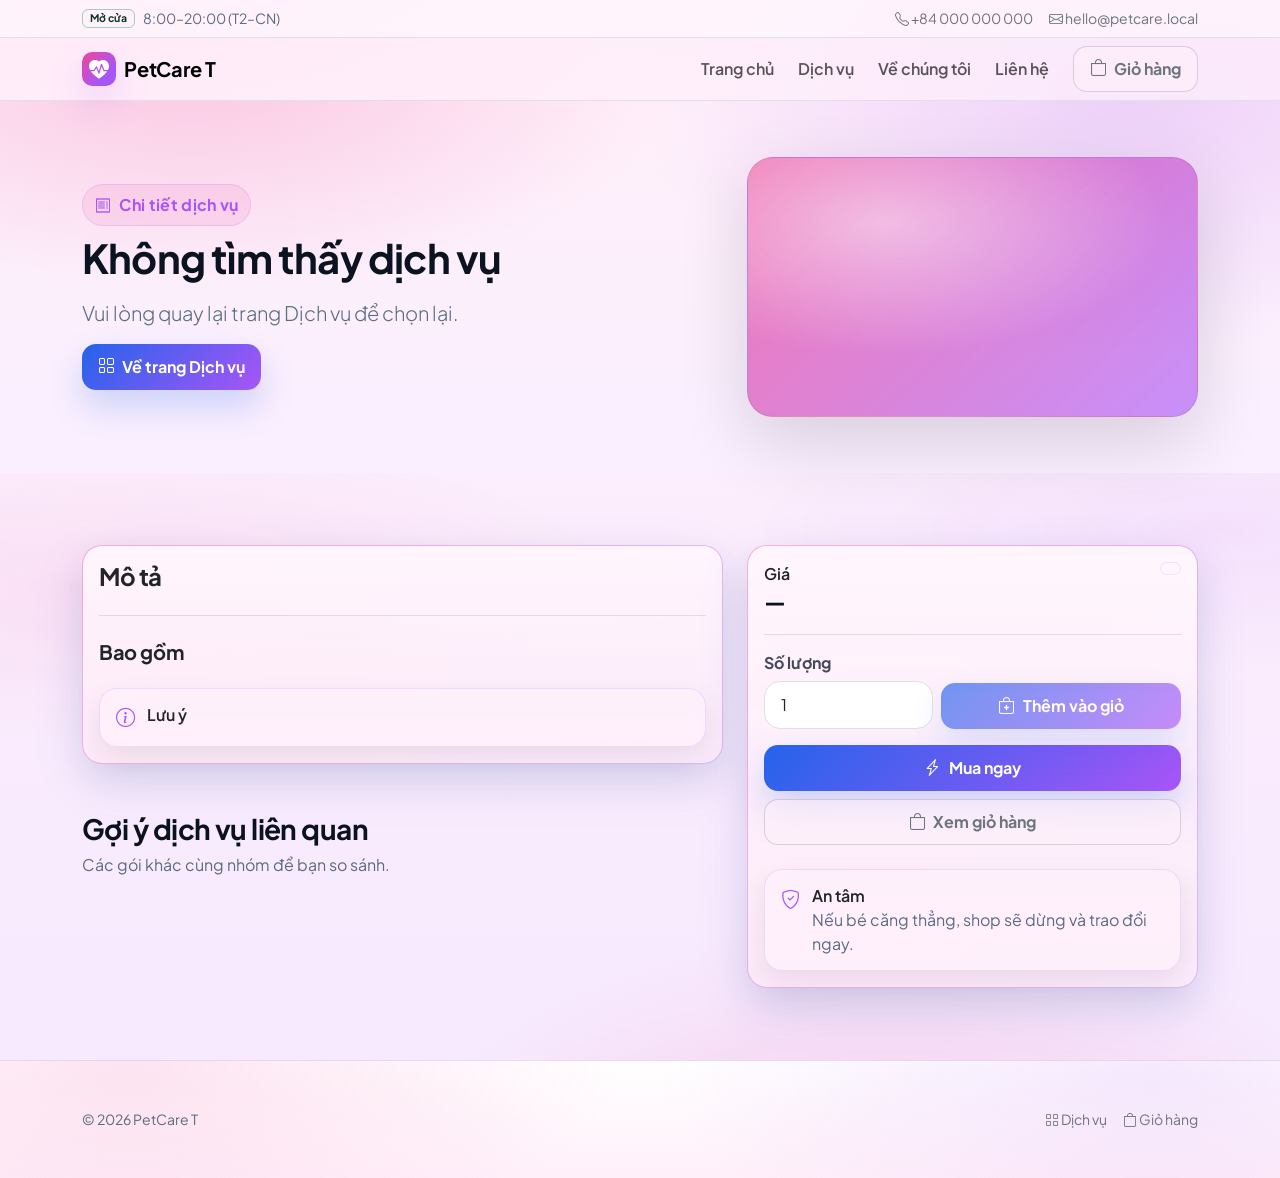
<file: product.html>
<!doctype html>
<html lang="vi">
<head>
  <meta charset="utf-8" />
  <meta name="viewport" content="width=device-width, initial-scale=1" />
  <title>Chi tiết dịch vụ — PetCare T</title>
  <meta name="description" content="Xem mô tả, hạng mục, giá tiền và đặt dịch vụ PetCare T." />

  <link href="https://cdn.jsdelivr.net/npm/bootstrap@5.3.3/dist/css/bootstrap.min.css" rel="stylesheet" integrity="sha384-QWTKZyjpPEjISv5WaRU9OFeRpok6YctnYmDr5pNlyT2bRjXh0JMhjY6hW+ALEwIH" crossorigin="anonymous">
  <link rel="stylesheet" href="https://cdn.jsdelivr.net/npm/bootstrap-icons@1.11.3/font/bootstrap-icons.min.css">
  <link rel="preconnect" href="https://fonts.googleapis.com">
  <link rel="preconnect" href="https://fonts.gstatic.com" crossorigin>
  <link href="https://fonts.googleapis.com/css2?family=Plus+Jakarta+Sans:wght@400;500;600;700&display=swap" rel="stylesheet">
  <link rel="stylesheet" href="assets/css/styles.css" />
</head>
<body id="top">
  <div class="topbar py-2 border-bottom">
    <div class="container d-flex flex-wrap gap-2 align-items-center justify-content-between">
      <div class="d-flex align-items-center gap-2 small">
        <span class="badge text-bg-success-subtle text-success-emphasis border border-success-subtle">Mở cửa</span>
        <span class="text-secondary">8:00–20:00 (T2–CN)</span>
      </div>
      <div class="d-flex align-items-center gap-3 small">
        <a class="link-secondary text-decoration-none" href="tel:+84000000000"><i class="bi bi-telephone"></i> +84 000 000 000</a>
        <a class="link-secondary text-decoration-none" href="mailto:hello@petcare.local"><i class="bi bi-envelope"></i> hello@petcare.local</a>
      </div>
    </div>
  </div>

  <nav class="navbar navbar-expand-lg bg-body sticky-top border-bottom">
    <div class="container">
      <a class="navbar-brand d-flex align-items-center gap-2" href="index.html">
        <span class="brand-mark" aria-hidden="true"><i class="bi bi-heart-pulse-fill"></i></span>
        <span class="fw-bold">PetCare T</span>
      </a>

      <button class="navbar-toggler" type="button" data-bs-toggle="collapse" data-bs-target="#nav" aria-controls="nav" aria-expanded="false" aria-label="Mở menu">
        <span class="navbar-toggler-icon"></span>
      </button>

      <div class="collapse navbar-collapse" id="nav">
        <ul class="navbar-nav ms-auto align-items-lg-center gap-lg-2">
          <li class="nav-item"><a class="nav-link" href="index.html">Trang chủ</a></li>
          <li class="nav-item"><a class="nav-link" href="services.html">Dịch vụ</a></li>
          <li class="nav-item"><a class="nav-link" href="about.html">Về chúng tôi</a></li>
          <li class="nav-item"><a class="nav-link" href="contact.html">Liên hệ</a></li>
        </ul>

        <div class="d-flex gap-2 ms-lg-3 mt-3 mt-lg-0">
          <a class="btn btn-outline-secondary" href="cart.html">
            <i class="bi bi-bag"></i> Giỏ hàng
            <span class="cart-badge d-none" data-cart-count>0</span>
          </a>
        </div>
      </div>
    </div>
  </nav>

  <header class="block page-hero">
    <div class="container">
      <div class="row align-items-center g-4">
        <div class="col-lg-7">
          <p class="eyebrow mb-2"><i class="bi bi-receipt"></i> Chi tiết dịch vụ</p>
          <h1 class="display-6 fw-bold" id="pName">Đang tải…</h1>
          <p class="lead text-secondary mt-3" id="pShort"> </p>
          <div class="d-flex flex-wrap gap-2 mt-2" id="pMeta"></div>
        </div>
        <div class="col-lg-5">
          <div class="page-hero-panel" role="img" aria-label="Ảnh minh hoạ dịch vụ"></div>
        </div>
      </div>
    </div>
  </header>

  <main>
    <section class="block">
      <div class="container">
        <div class="row g-4">
          <div class="col-lg-7">
            <div class="card card-soft">
              <div class="card-body">
                <h2 class="h4 fw-bold">Mô tả</h2>
                <p class="text-secondary mb-0" id="pDetails"> </p>

                <hr class="my-4" />

                <h3 class="h5 fw-bold">Bao gồm</h3>
                <ul class="list-check mb-0" id="pIncludes"></ul>

                <div class="note mt-4" id="pNotesWrap">
                  <i class="bi bi-info-circle"></i>
                  <div>
                    <div class="fw-semibold">Lưu ý</div>
                    <div class="text-secondary" id="pNotes"></div>
                  </div>
                </div>
              </div>
            </div>

            <div class="section-head mt-5">
              <h2 class="h3 fw-bold">Gợi ý dịch vụ liên quan</h2>
              <p class="text-secondary">Các gói khác cùng nhóm để bạn so sánh.</p>
            </div>
            <div class="row g-3" id="relatedGrid"></div>
          </div>

          <div class="col-lg-5">
            <div class="sticky-card">
              <div class="card card-soft">
                <div class="card-body">
                  <div class="d-flex align-items-start justify-content-between gap-2">
                    <div>
                      <div class="fw-semibold">Giá</div>
                      <div class="price-row">
                        <span class="price-tag" id="pPrice">—</span>
                        <span class="compare-tag" id="pCompare"> </span>
                      </div>
                      <div class="text-secondary small" id="pDuration"> </div>
                    </div>
                    <span class="pill" id="pCategory"> </span>
                  </div>

                  <hr class="my-3" />

                  <div class="row g-2 align-items-end">
                    <div class="col-5">
                      <label class="form-label" for="qty">Số lượng</label>
                      <input class="form-control" id="qty" type="number" min="1" max="99" value="1" />
                    </div>
                    <div class="col-7">
                      <button class="btn btn-primary w-100" id="addBtn" type="button">
                        <i class="bi bi-bag-plus"></i> Thêm vào giỏ
                      </button>
                    </div>
                  </div>

                  <div class="alert alert-success mt-3 d-none" id="addOk" role="status">Đã thêm vào giỏ hàng.</div>

                  <div class="d-grid gap-2 mt-3">
                    <button class="btn btn-primary" type="button" id="buyNowBtn"><i class="bi bi-lightning-charge"></i> Mua ngay</button>
                    <a class="btn btn-outline-secondary" href="cart.html"><i class="bi bi-bag"></i> Xem giỏ hàng</a>
                  </div>

                  <div class="note mt-4">
                    <i class="bi bi-shield-check"></i>
                    <div>
                      <div class="fw-semibold">An tâm</div>
                      <div class="text-secondary">Nếu bé căng thẳng, shop sẽ dừng và trao đổi ngay.</div>
                    </div>
                  </div>
                </div>
              </div>
            </div>
          </div>

        </div>
      </div>
    </section>
  </main>

  <footer class="footer">
    <div class="container">
      <div class="d-flex flex-wrap gap-2 justify-content-between align-items-center">
        <div class="small text-secondary">© <span id="year"></span> PetCare T</div>
        <div class="d-flex gap-3">
          <a class="small link-secondary text-decoration-none" href="services.html"><i class="bi bi-grid"></i> Dịch vụ</a>
          <a class="small link-secondary text-decoration-none" href="cart.html"><i class="bi bi-bag"></i> Giỏ hàng</a>
        </div>
      </div>
    </div>
  </footer>

  <script src="https://cdn.jsdelivr.net/npm/bootstrap@5.3.3/dist/js/bootstrap.bundle.min.js" integrity="sha384-YvpcrYf0tY3lHB60NNkmXc5s9fDVZLESaAA55NDzOxhy9GkcIdslK1eN7N6jIeHz" crossorigin="anonymous"></script>
  <script src="assets/js/data.js"></script>
  <script src="assets/js/shop.js"></script>
  <script src="assets/js/main.js"></script>
  <script src="assets/js/pages/product-page.js"></script>
</body>
</html>
</file>
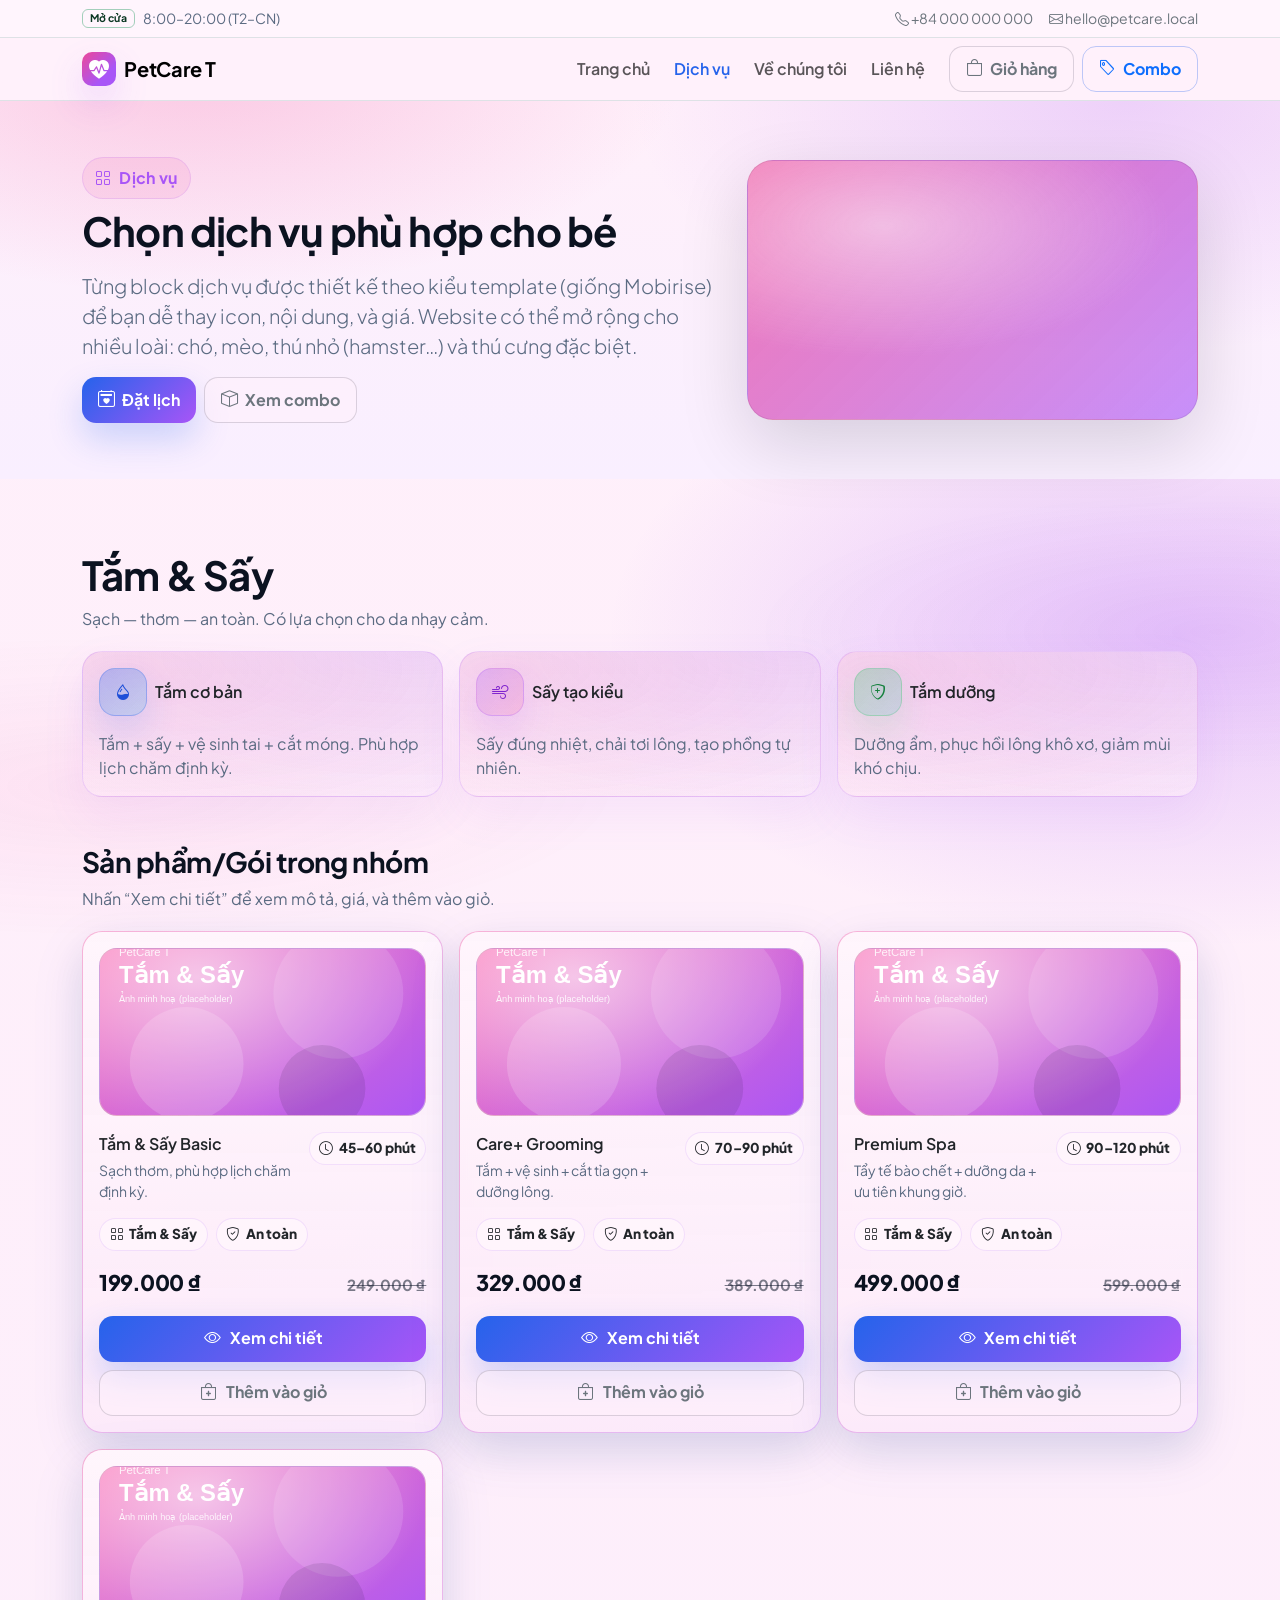
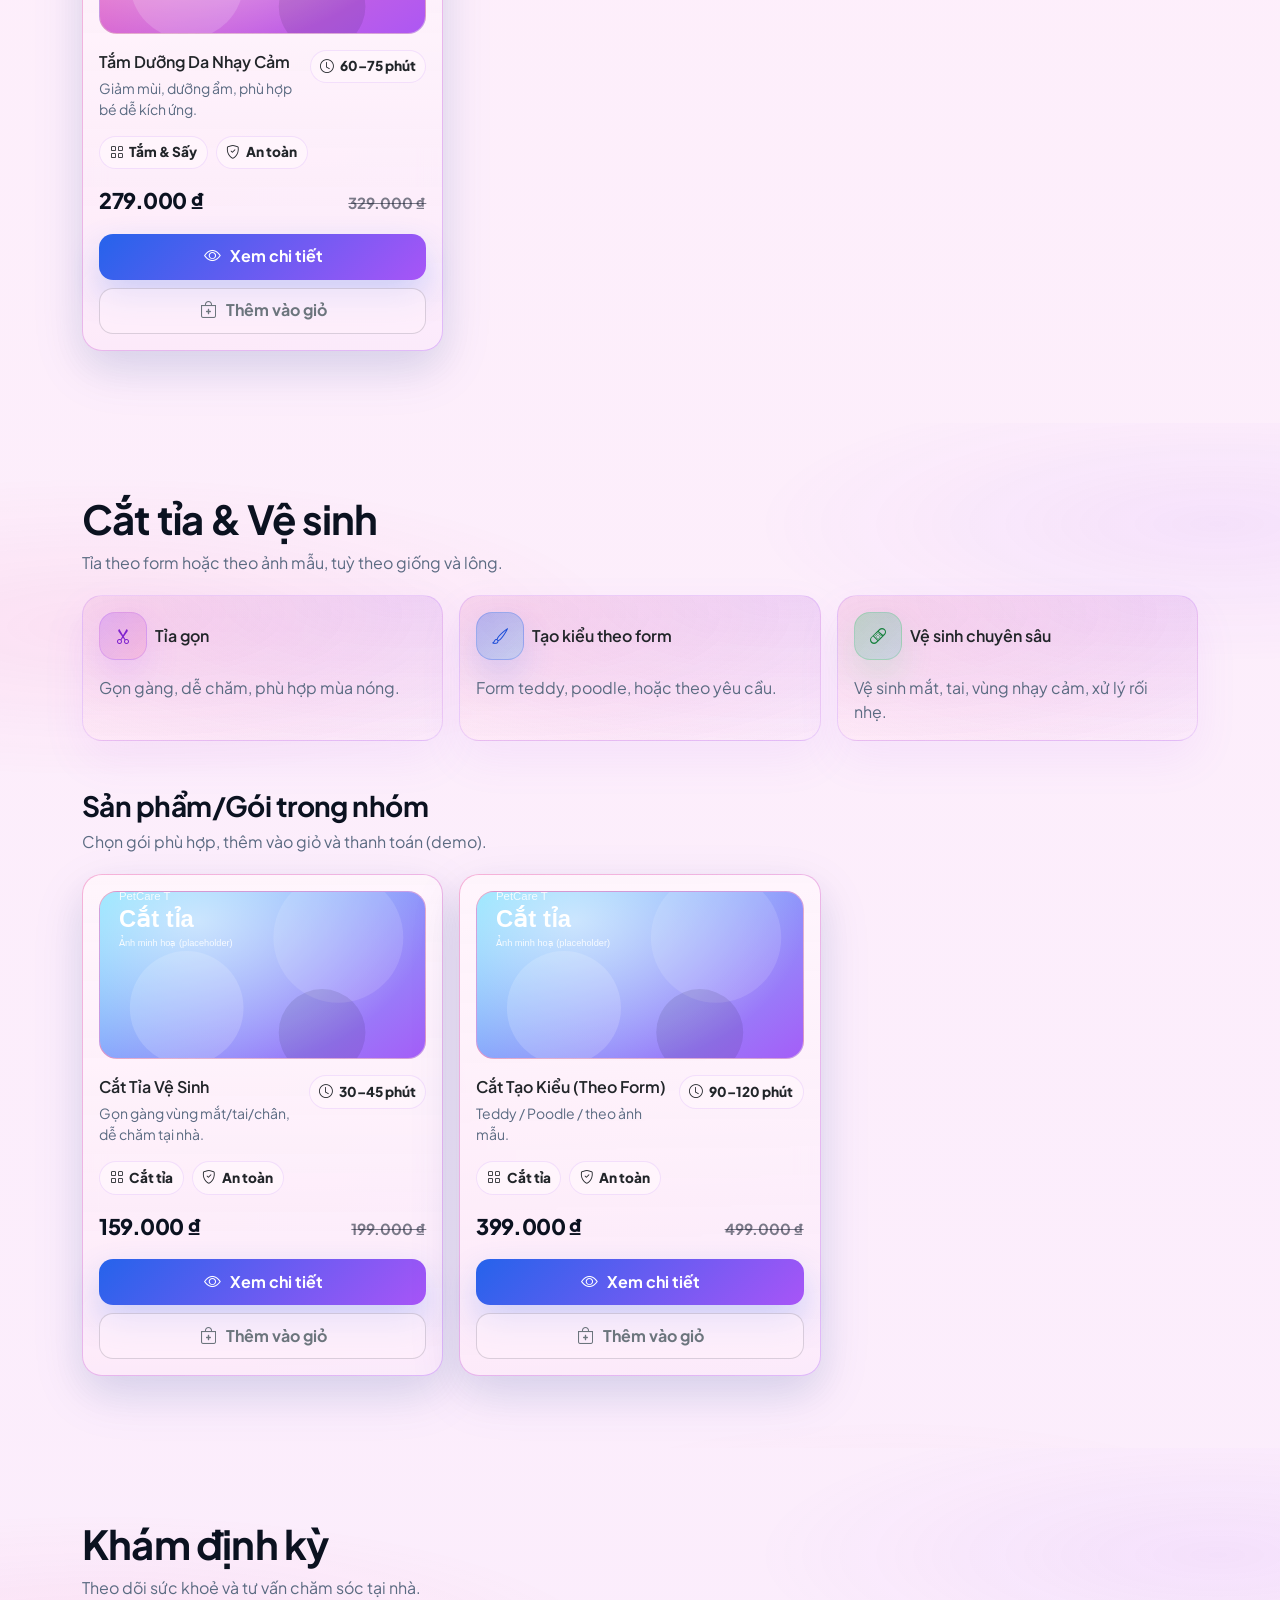
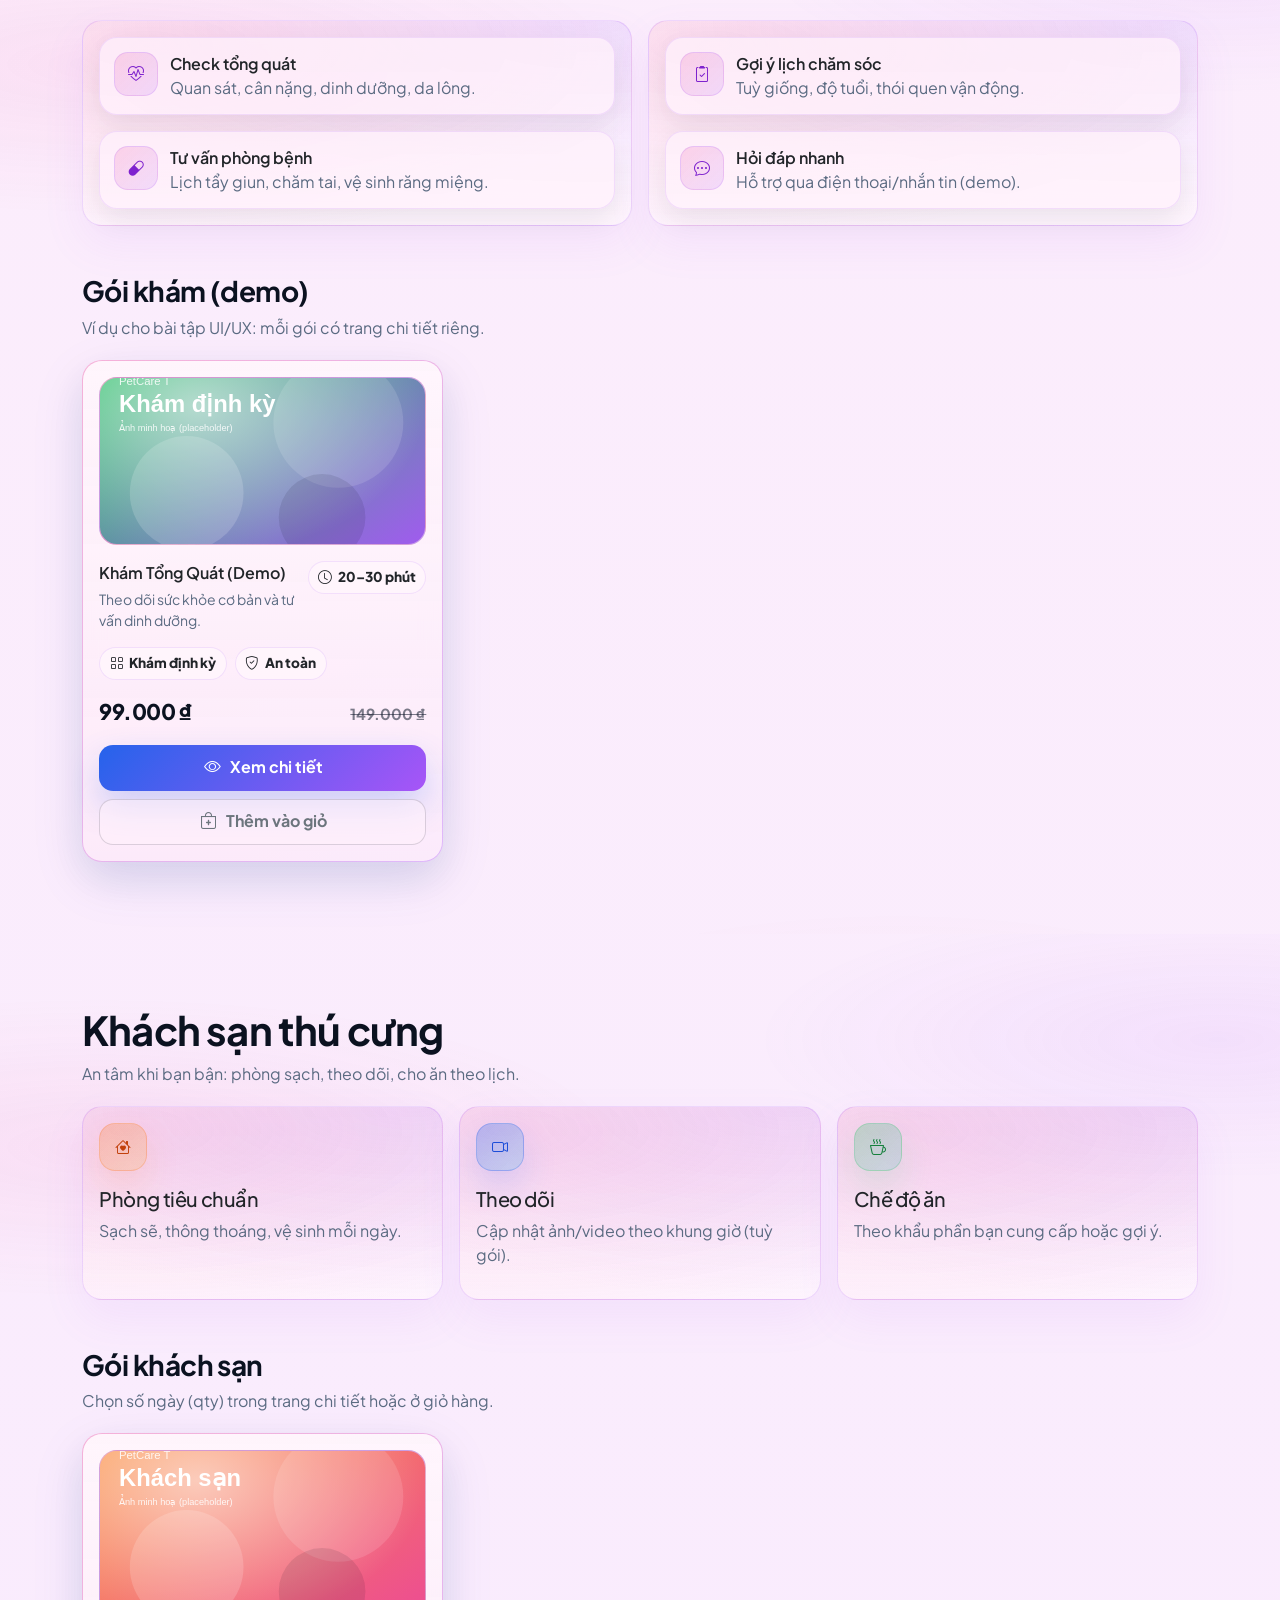
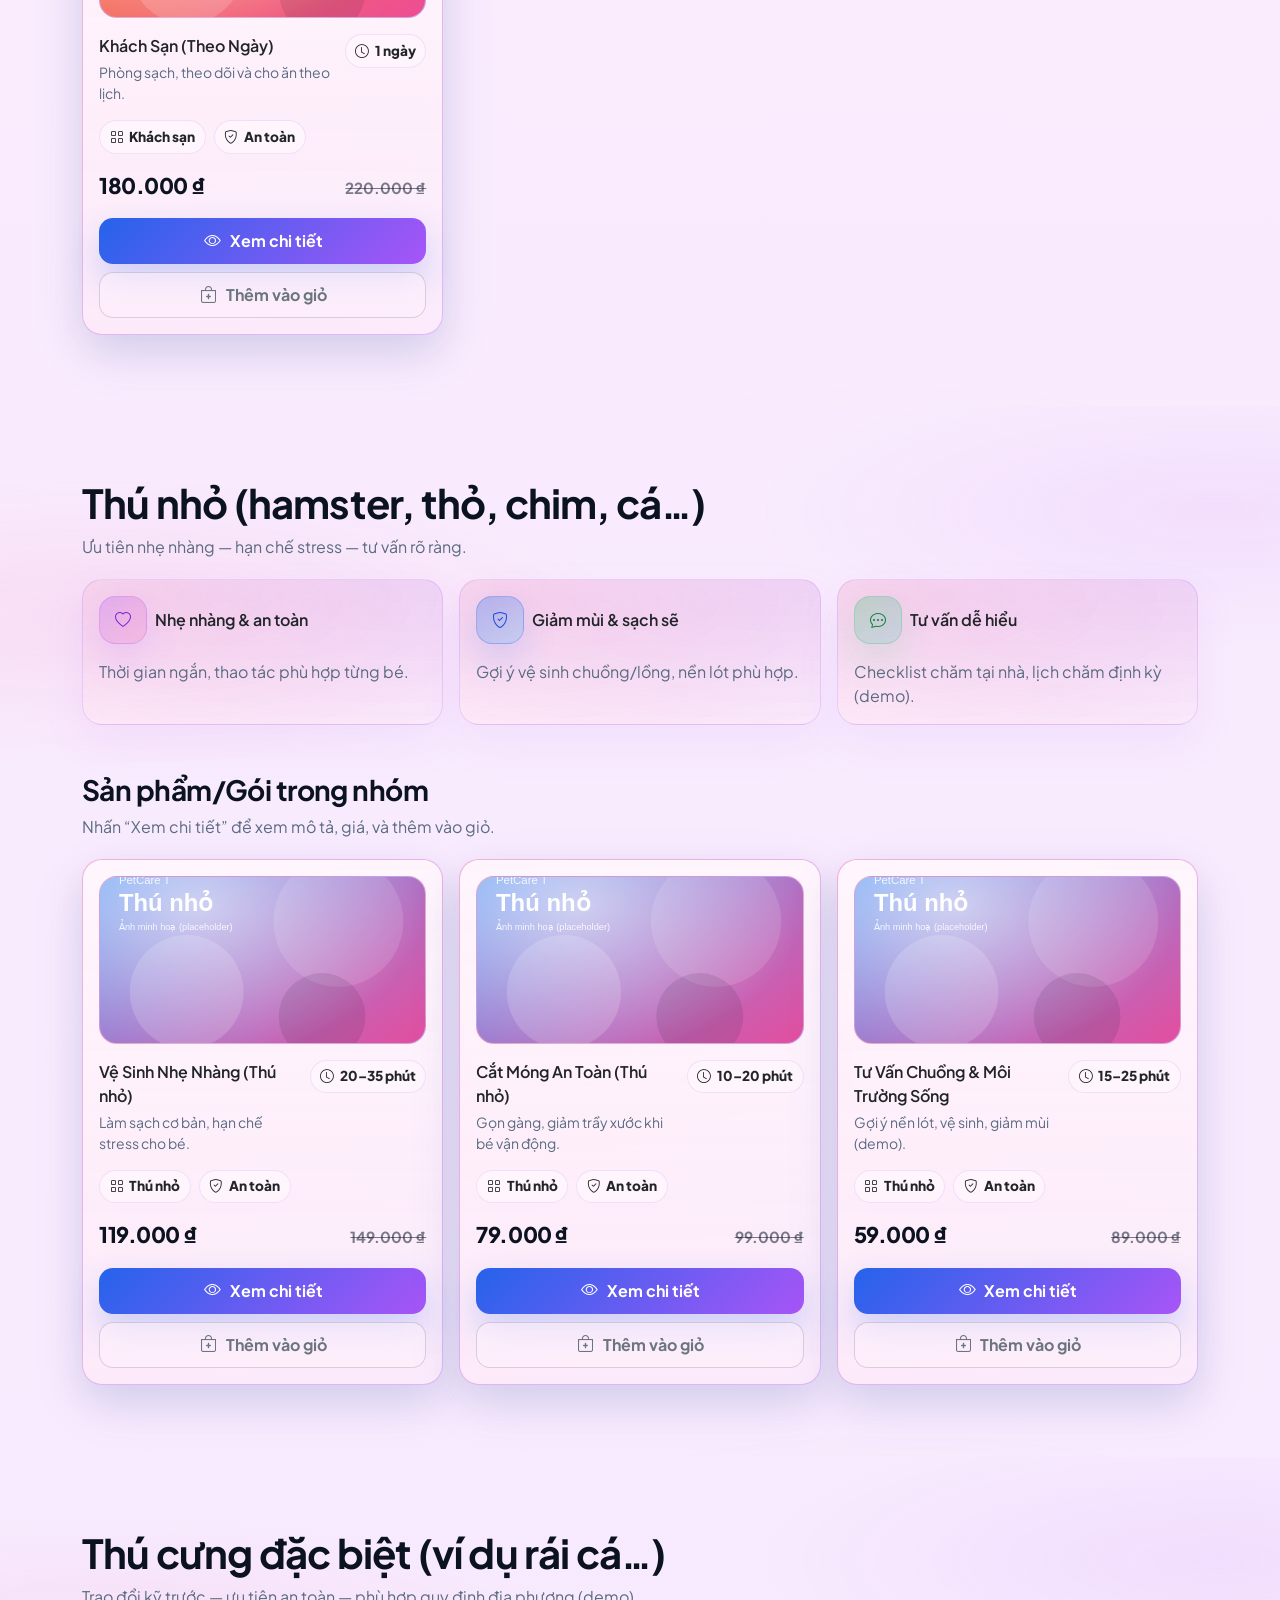
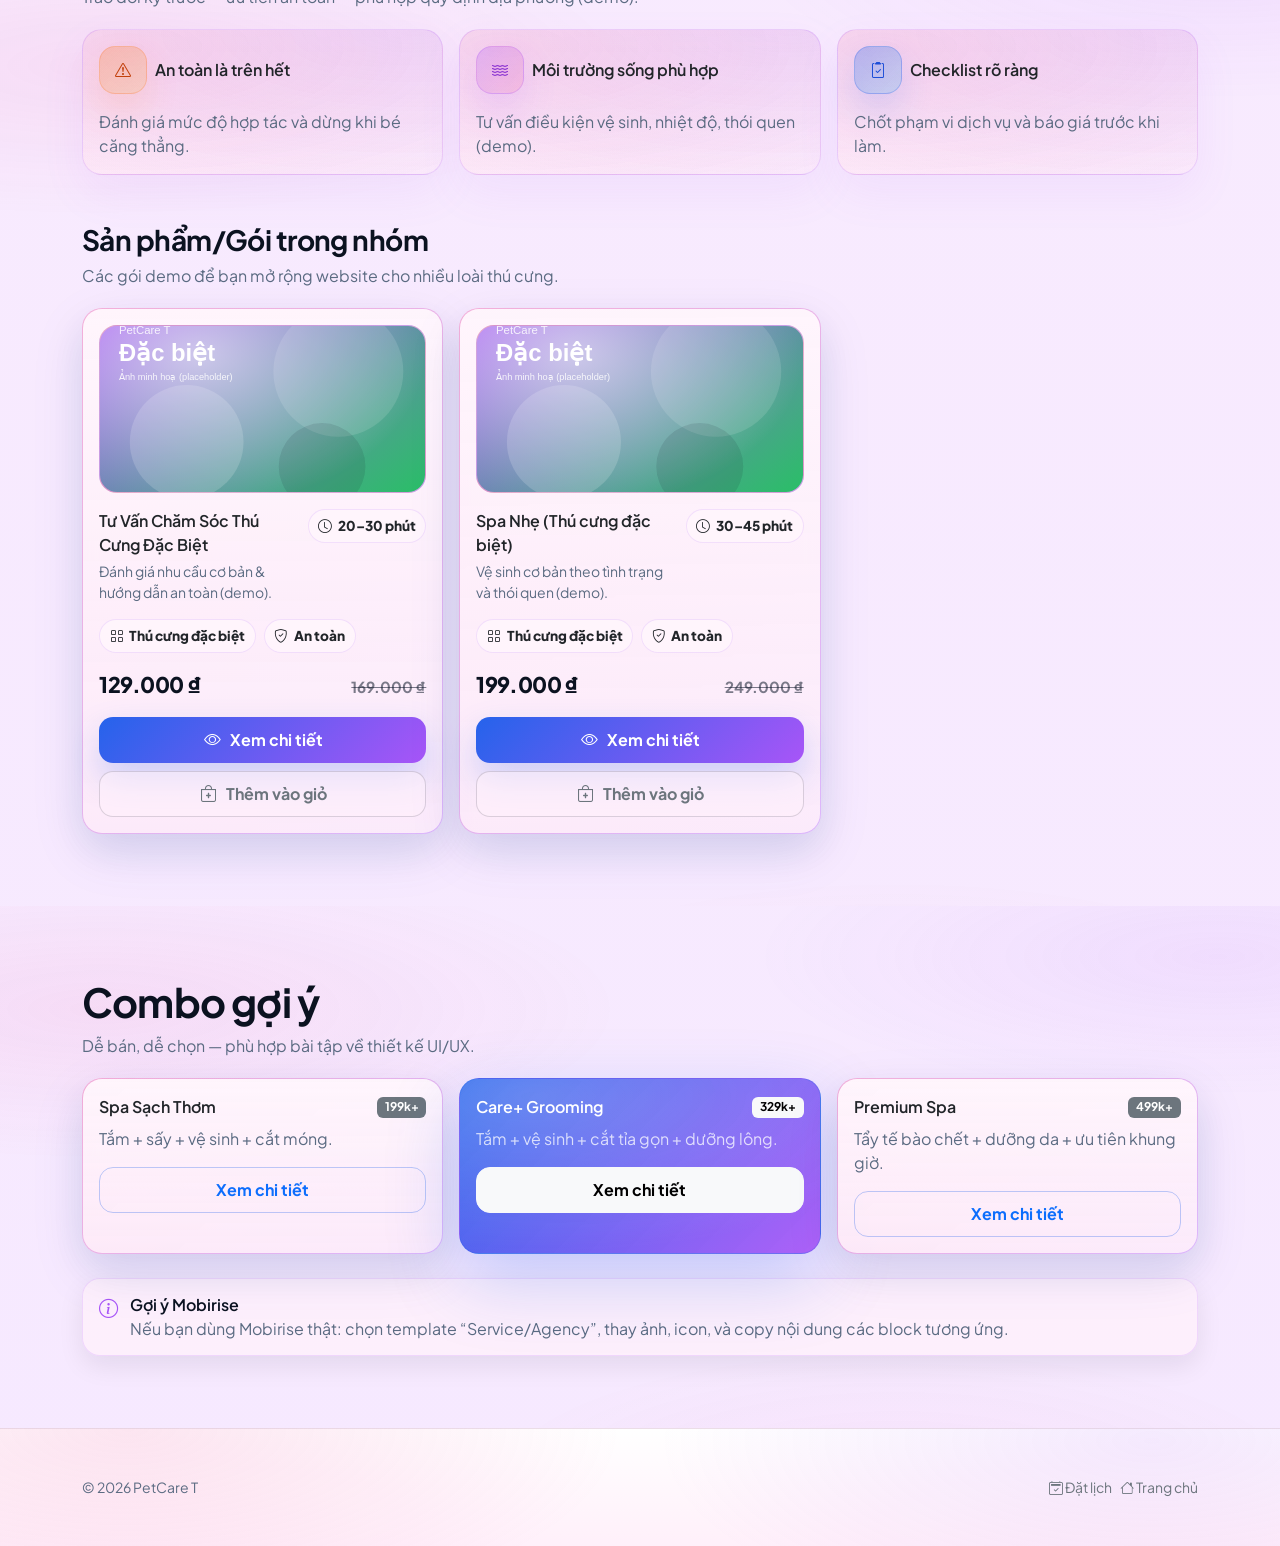
<file: services.html>
<!doctype html>
<html lang="vi">
<head>
  <meta charset="utf-8" />
  <meta name="viewport" content="width=device-width, initial-scale=1" />
  <title>Dịch vụ — PetCare T</title>
  <meta name="description" content="Danh sách dịch vụ PetCare T: tắm sấy, cắt tỉa, spa, khám định kỳ, khách sạn thú cưng và dịch vụ cho thú nhỏ/đặc biệt (hamster, thỏ, chim...)." />

  <link href="https://cdn.jsdelivr.net/npm/bootstrap@5.3.3/dist/css/bootstrap.min.css" rel="stylesheet" integrity="sha384-QWTKZyjpPEjISv5WaRU9OFeRpok6YctnYmDr5pNlyT2bRjXh0JMhjY6hW+ALEwIH" crossorigin="anonymous">
  <link rel="stylesheet" href="https://cdn.jsdelivr.net/npm/bootstrap-icons@1.11.3/font/bootstrap-icons.min.css">
  <link rel="preconnect" href="https://fonts.googleapis.com">
  <link rel="preconnect" href="https://fonts.gstatic.com" crossorigin>
  <link href="https://fonts.googleapis.com/css2?family=Plus+Jakarta+Sans:wght@400;500;600;700&display=swap" rel="stylesheet">
  <link rel="stylesheet" href="assets/css/styles.css" />
</head>
<body>
  <div class="topbar py-2 border-bottom">
    <div class="container d-flex flex-wrap gap-2 align-items-center justify-content-between">
      <div class="d-flex align-items-center gap-2 small">
        <span class="badge text-bg-success-subtle text-success-emphasis border border-success-subtle">Mở cửa</span>
        <span class="text-secondary">8:00–20:00 (T2–CN)</span>
      </div>
      <div class="d-flex align-items-center gap-3 small">
        <a class="link-secondary text-decoration-none" href="tel:+84000000000"><i class="bi bi-telephone"></i> +84 000 000 000</a>
        <a class="link-secondary text-decoration-none" href="mailto:hello@petcare.local"><i class="bi bi-envelope"></i> hello@petcare.local</a>
      </div>
    </div>
  </div>

  <nav class="navbar navbar-expand-lg bg-body sticky-top border-bottom">
    <div class="container">
      <a class="navbar-brand d-flex align-items-center gap-2" href="index.html">
        <span class="brand-mark" aria-hidden="true"><i class="bi bi-heart-pulse-fill"></i></span>
        <span class="fw-bold">PetCare T</span>
      </a>
      <button class="navbar-toggler" type="button" data-bs-toggle="collapse" data-bs-target="#nav" aria-controls="nav" aria-expanded="false" aria-label="Mở menu">
        <span class="navbar-toggler-icon"></span>
      </button>
      <div class="collapse navbar-collapse" id="nav">
        <ul class="navbar-nav ms-auto align-items-lg-center gap-lg-2">
          <li class="nav-item"><a class="nav-link" href="index.html">Trang chủ</a></li>
          <li class="nav-item"><a class="nav-link active" href="services.html">Dịch vụ</a></li>
          <li class="nav-item"><a class="nav-link" href="about.html">Về chúng tôi</a></li>
          <li class="nav-item"><a class="nav-link" href="contact.html">Liên hệ</a></li>
        </ul>
        <div class="d-flex gap-2 ms-lg-3 mt-3 mt-lg-0">
          <a class="btn btn-outline-secondary" href="cart.html"><i class="bi bi-bag"></i> Giỏ hàng <span class="cart-badge d-none" data-cart-count>0</span></a>
          <a class="btn btn-outline-primary" href="#packages"><i class="bi bi-tag"></i> Combo</a>
        </div>
      </div>
    </div>
  </nav>

  <header class="block page-hero">
    <div class="container">
      <div class="row align-items-center g-4">
        <div class="col-lg-7">
          <p class="eyebrow mb-2"><i class="bi bi-grid"></i> Dịch vụ</p>
          <h1 class="display-6 fw-bold">Chọn dịch vụ phù hợp cho bé</h1>
          <p class="lead text-secondary mt-3">Từng block dịch vụ được thiết kế theo kiểu template (giống Mobirise) để bạn dễ thay icon, nội dung, và giá. Website có thể mở rộng cho nhiều loài: chó, mèo, thú nhỏ (hamster…) và thú cưng đặc biệt.</p>
          <div class="d-flex flex-wrap gap-2 mt-3">
            <a class="btn btn-primary" href="index.html#booking"><i class="bi bi-calendar2-heart"></i> Đặt lịch</a>
            <a class="btn btn-outline-secondary" href="#packages"><i class="bi bi-box"></i> Xem combo</a>
          </div>
        </div>
        <div class="col-lg-5">
          <div class="page-hero-panel" role="img" aria-label="Ảnh minh hoạ dịch vụ petcare"></div>
        </div>
      </div>
    </div>
  </header>

  <main>
    <section class="block" id="bath">
      <div class="container">
        <div class="section-head">
          <h2 class="h1 fw-bold">Tắm & Sấy</h2>
          <p class="text-secondary">Sạch — thơm — an toàn. Có lựa chọn cho da nhạy cảm.</p>
        </div>
        <div class="row g-3">
          <div class="col-md-6 col-lg-4">
            <div class="card service-tile h-100">
              <div class="card-body">
                <div class="d-flex align-items-center gap-2">
                  <div class="icon-bubble bubble-blue"><i class="bi bi-droplet-half"></i></div>
                  <div class="fw-semibold">Tắm cơ bản</div>
                </div>
                <p class="text-secondary mt-3 mb-0">Tắm + sấy + vệ sinh tai + cắt móng. Phù hợp lịch chăm định kỳ.</p>
              </div>
            </div>
          </div>
          <div class="col-md-6 col-lg-4">
            <div class="card service-tile h-100">
              <div class="card-body">
                <div class="d-flex align-items-center gap-2">
                  <div class="icon-bubble bubble-purple"><i class="bi bi-wind"></i></div>
                  <div class="fw-semibold">Sấy tạo kiểu</div>
                </div>
                <p class="text-secondary mt-3 mb-0">Sấy đúng nhiệt, chải tơi lông, tạo phồng tự nhiên.</p>
              </div>
            </div>
          </div>
          <div class="col-md-6 col-lg-4">
            <div class="card service-tile h-100">
              <div class="card-body">
                <div class="d-flex align-items-center gap-2">
                  <div class="icon-bubble bubble-green"><i class="bi bi-shield-plus"></i></div>
                  <div class="fw-semibold">Tắm dưỡng</div>
                </div>
                <p class="text-secondary mt-3 mb-0">Dưỡng ẩm, phục hồi lông khô xơ, giảm mùi khó chịu.</p>
              </div>
            </div>
          </div>
        </div>

        <div class="section-head mt-5">
          <h3 class="h3 fw-bold">Sản phẩm/Gói trong nhóm</h3>
          <p class="text-secondary">Nhấn “Xem chi tiết” để xem mô tả, giá, và thêm vào giỏ.</p>
        </div>
        <div class="row g-3" data-product-grid data-category="bath"></div>
      </div>
    </section>

    <section class="block" id="trim">
      <div class="container">
        <div class="section-head">
          <h2 class="h1 fw-bold">Cắt tỉa & Vệ sinh</h2>
          <p class="text-secondary">Tỉa theo form hoặc theo ảnh mẫu, tuỳ theo giống và lông.</p>
        </div>
        <div class="row g-3">
          <div class="col-md-6 col-lg-4">
            <div class="card service-tile h-100">
              <div class="card-body">
                <div class="d-flex align-items-center gap-2">
                  <div class="icon-bubble bubble-purple"><i class="bi bi-scissors"></i></div>
                  <div class="fw-semibold">Tỉa gọn</div>
                </div>
                <p class="text-secondary mt-3 mb-0">Gọn gàng, dễ chăm, phù hợp mùa nóng.</p>
              </div>
            </div>
          </div>
          <div class="col-md-6 col-lg-4">
            <div class="card service-tile h-100">
              <div class="card-body">
                <div class="d-flex align-items-center gap-2">
                  <div class="icon-bubble bubble-blue"><i class="bi bi-brush"></i></div>
                  <div class="fw-semibold">Tạo kiểu theo form</div>
                </div>
                <p class="text-secondary mt-3 mb-0">Form teddy, poodle, hoặc theo yêu cầu.</p>
              </div>
            </div>
          </div>
          <div class="col-md-6 col-lg-4">
            <div class="card service-tile h-100">
              <div class="card-body">
                <div class="d-flex align-items-center gap-2">
                  <div class="icon-bubble bubble-green"><i class="bi bi-bandaid"></i></div>
                  <div class="fw-semibold">Vệ sinh chuyên sâu</div>
                </div>
                <p class="text-secondary mt-3 mb-0">Vệ sinh mắt, tai, vùng nhạy cảm, xử lý rối nhẹ.</p>
              </div>
            </div>
          </div>
        </div>

        <div class="section-head mt-5">
          <h3 class="h3 fw-bold">Sản phẩm/Gói trong nhóm</h3>
          <p class="text-secondary">Chọn gói phù hợp, thêm vào giỏ và thanh toán (demo).</p>
        </div>
        <div class="row g-3" data-product-grid data-category="trim"></div>
      </div>
    </section>

    <section class="block" id="vet">
      <div class="container">
        <div class="section-head">
          <h2 class="h1 fw-bold">Khám định kỳ</h2>
          <p class="text-secondary">Theo dõi sức khoẻ và tư vấn chăm sóc tại nhà.</p>
        </div>
        <div class="row g-3">
          <div class="col-lg-6">
            <div class="card service-tile h-100">
              <div class="card-body">
                <div class="feature">
                  <div class="feature-icon"><i class="bi bi-heart-pulse"></i></div>
                  <div>
                    <div class="fw-semibold">Check tổng quát</div>
                    <div class="text-secondary">Quan sát, cân nặng, dinh dưỡng, da lông.</div>
                  </div>
                </div>
                <div class="feature mt-3">
                  <div class="feature-icon"><i class="bi bi-capsule"></i></div>
                  <div>
                    <div class="fw-semibold">Tư vấn phòng bệnh</div>
                    <div class="text-secondary">Lịch tẩy giun, chăm tai, vệ sinh răng miệng.</div>
                  </div>
                </div>
              </div>
            </div>
          </div>
          <div class="col-lg-6">
            <div class="card service-tile h-100">
              <div class="card-body">
                <div class="feature">
                  <div class="feature-icon"><i class="bi bi-clipboard2-check"></i></div>
                  <div>
                    <div class="fw-semibold">Gợi ý lịch chăm sóc</div>
                    <div class="text-secondary">Tuỳ giống, độ tuổi, thói quen vận động.</div>
                  </div>
                </div>
                <div class="feature mt-3">
                  <div class="feature-icon"><i class="bi bi-chat-dots"></i></div>
                  <div>
                    <div class="fw-semibold">Hỏi đáp nhanh</div>
                    <div class="text-secondary">Hỗ trợ qua điện thoại/nhắn tin (demo).</div>
                  </div>
                </div>
              </div>
            </div>
          </div>
        </div>

        <div class="section-head mt-5">
          <h3 class="h3 fw-bold">Gói khám (demo)</h3>
          <p class="text-secondary">Ví dụ cho bài tập UI/UX: mỗi gói có trang chi tiết riêng.</p>
        </div>
        <div class="row g-3" data-product-grid data-category="vet"></div>
      </div>
    </section>

    <section class="block" id="hotel">
      <div class="container">
        <div class="section-head">
          <h2 class="h1 fw-bold">Khách sạn thú cưng</h2>
          <p class="text-secondary">An tâm khi bạn bận: phòng sạch, theo dõi, cho ăn theo lịch.</p>
        </div>
        <div class="row g-3">
          <div class="col-md-6 col-lg-4">
            <div class="card service-tile h-100">
              <div class="card-body">
                <div class="icon-bubble bubble-orange"><i class="bi bi-house-heart"></i></div>
                <h3 class="h5 mt-3">Phòng tiêu chuẩn</h3>
                <p class="text-secondary">Sạch sẽ, thông thoáng, vệ sinh mỗi ngày.</p>
              </div>
            </div>
          </div>
          <div class="col-md-6 col-lg-4">
            <div class="card service-tile h-100">
              <div class="card-body">
                <div class="icon-bubble bubble-blue"><i class="bi bi-camera-video"></i></div>
                <h3 class="h5 mt-3">Theo dõi</h3>
                <p class="text-secondary">Cập nhật ảnh/video theo khung giờ (tuỳ gói).</p>
              </div>
            </div>
          </div>
          <div class="col-md-6 col-lg-4">
            <div class="card service-tile h-100">
              <div class="card-body">
                <div class="icon-bubble bubble-green"><i class="bi bi-cup-hot"></i></div>
                <h3 class="h5 mt-3">Chế độ ăn</h3>
                <p class="text-secondary">Theo khẩu phần bạn cung cấp hoặc gợi ý.</p>
              </div>
            </div>
          </div>
        </div>

        <div class="section-head mt-5">
          <h3 class="h3 fw-bold">Gói khách sạn</h3>
          <p class="text-secondary">Chọn số ngày (qty) trong trang chi tiết hoặc ở giỏ hàng.</p>
        </div>
        <div class="row g-3" data-product-grid data-category="hotel"></div>
      </div>
    </section>

    <section class="block" id="smallpets">
      <div class="container">
        <div class="section-head">
          <h2 class="h1 fw-bold">Thú nhỏ (hamster, thỏ, chim, cá…)</h2>
          <p class="text-secondary">Ưu tiên nhẹ nhàng — hạn chế stress — tư vấn rõ ràng.</p>
        </div>

        <div class="row g-3">
          <div class="col-md-6 col-lg-4">
            <div class="card service-tile h-100">
              <div class="card-body">
                <div class="d-flex align-items-center gap-2">
                  <div class="icon-bubble bubble-purple"><i class="bi bi-heart"></i></div>
                  <div class="fw-semibold">Nhẹ nhàng & an toàn</div>
                </div>
                <p class="text-secondary mt-3 mb-0">Thời gian ngắn, thao tác phù hợp từng bé.</p>
              </div>
            </div>
          </div>
          <div class="col-md-6 col-lg-4">
            <div class="card service-tile h-100">
              <div class="card-body">
                <div class="d-flex align-items-center gap-2">
                  <div class="icon-bubble bubble-blue"><i class="bi bi-shield-check"></i></div>
                  <div class="fw-semibold">Giảm mùi & sạch sẽ</div>
                </div>
                <p class="text-secondary mt-3 mb-0">Gợi ý vệ sinh chuồng/lồng, nền lót phù hợp.</p>
              </div>
            </div>
          </div>
          <div class="col-md-6 col-lg-4">
            <div class="card service-tile h-100">
              <div class="card-body">
                <div class="d-flex align-items-center gap-2">
                  <div class="icon-bubble bubble-green"><i class="bi bi-chat-dots"></i></div>
                  <div class="fw-semibold">Tư vấn dễ hiểu</div>
                </div>
                <p class="text-secondary mt-3 mb-0">Checklist chăm tại nhà, lịch chăm định kỳ (demo).</p>
              </div>
            </div>
          </div>
        </div>

        <div class="section-head mt-5">
          <h3 class="h3 fw-bold">Sản phẩm/Gói trong nhóm</h3>
          <p class="text-secondary">Nhấn “Xem chi tiết” để xem mô tả, giá, và thêm vào giỏ.</p>
        </div>
        <div class="row g-3" data-product-grid data-category="smallpets"></div>
      </div>
    </section>

    <section class="block" id="exotic">
      <div class="container">
        <div class="section-head">
          <h2 class="h1 fw-bold">Thú cưng đặc biệt (ví dụ rái cá…)</h2>
          <p class="text-secondary">Trao đổi kỹ trước — ưu tiên an toàn — phù hợp quy định địa phương (demo).</p>
        </div>

        <div class="row g-3">
          <div class="col-md-6 col-lg-4">
            <div class="card service-tile h-100">
              <div class="card-body">
                <div class="d-flex align-items-center gap-2">
                  <div class="icon-bubble bubble-orange"><i class="bi bi-exclamation-triangle"></i></div>
                  <div class="fw-semibold">An toàn là trên hết</div>
                </div>
                <p class="text-secondary mt-3 mb-0">Đánh giá mức độ hợp tác và dừng khi bé căng thẳng.</p>
              </div>
            </div>
          </div>
          <div class="col-md-6 col-lg-4">
            <div class="card service-tile h-100">
              <div class="card-body">
                <div class="d-flex align-items-center gap-2">
                  <div class="icon-bubble bubble-purple"><i class="bi bi-water"></i></div>
                  <div class="fw-semibold">Môi trường sống phù hợp</div>
                </div>
                <p class="text-secondary mt-3 mb-0">Tư vấn điều kiện vệ sinh, nhiệt độ, thói quen (demo).</p>
              </div>
            </div>
          </div>
          <div class="col-md-6 col-lg-4">
            <div class="card service-tile h-100">
              <div class="card-body">
                <div class="d-flex align-items-center gap-2">
                  <div class="icon-bubble bubble-blue"><i class="bi bi-clipboard2-check"></i></div>
                  <div class="fw-semibold">Checklist rõ ràng</div>
                </div>
                <p class="text-secondary mt-3 mb-0">Chốt phạm vi dịch vụ và báo giá trước khi làm.</p>
              </div>
            </div>
          </div>
        </div>

        <div class="section-head mt-5">
          <h3 class="h3 fw-bold">Sản phẩm/Gói trong nhóm</h3>
          <p class="text-secondary">Các gói demo để bạn mở rộng website cho nhiều loài thú cưng.</p>
        </div>
        <div class="row g-3" data-product-grid data-category="exotic"></div>
      </div>
    </section>

    <section class="block" id="packages">
      <div class="container">
        <div class="section-head">
          <h2 class="h1 fw-bold">Combo gợi ý</h2>
          <p class="text-secondary">Dễ bán, dễ chọn — phù hợp bài tập về thiết kế UI/UX.</p>
        </div>
        <div class="row g-3">
          <div class="col-lg-4">
            <div class="card card-soft h-100">
              <div class="card-body">
                <div class="d-flex align-items-center justify-content-between">
                  <div class="fw-semibold">Spa Sạch Thơm</div>
                  <span class="badge text-bg-secondary">199k+</span>
                </div>
                <p class="text-secondary mt-2">Tắm + sấy + vệ sinh + cắt móng.</p>
                <a class="btn btn-outline-primary w-100" href="product.html?id=bath-basic">Xem chi tiết</a>
              </div>
            </div>
          </div>
          <div class="col-lg-4">
            <div class="card card-emphasis h-100">
              <div class="card-body">
                <div class="d-flex align-items-center justify-content-between">
                  <div class="fw-semibold">Care+ Grooming</div>
                  <span class="badge text-bg-light">329k+</span>
                </div>
                <p class="opacity-75 mt-2">Tắm + vệ sinh + cắt tỉa gọn + dưỡng lông.</p>
                <a class="btn btn-light w-100" href="product.html?id=care-plus">Xem chi tiết</a>
              </div>
            </div>
          </div>
          <div class="col-lg-4">
            <div class="card card-soft h-100">
              <div class="card-body">
                <div class="d-flex align-items-center justify-content-between">
                  <div class="fw-semibold">Premium Spa</div>
                  <span class="badge text-bg-secondary">499k+</span>
                </div>
                <p class="text-secondary mt-2">Tẩy tế bào chết + dưỡng da + ưu tiên khung giờ.</p>
                <a class="btn btn-outline-primary w-100" href="product.html?id=spa-premium">Xem chi tiết</a>
              </div>
            </div>
          </div>
        </div>

        <div class="mt-4">
          <div class="note">
            <i class="bi bi-info-circle"></i>
            <div>
              <div class="fw-semibold">Gợi ý Mobirise</div>
              <div class="text-secondary">Nếu bạn dùng Mobirise thật: chọn template “Service/Agency”, thay ảnh, icon, và copy nội dung các block tương ứng.</div>
            </div>
          </div>
        </div>

      </div>
    </section>
  </main>

  <footer class="footer">
    <div class="container">
      <div class="d-flex flex-wrap gap-2 justify-content-between align-items-center">
        <div class="small text-secondary">© <span id="year"></span> PetCare T</div>
        <div class="d-flex gap-2">
          <a class="small link-secondary text-decoration-none" href="index.html#booking"><i class="bi bi-calendar2-check"></i> Đặt lịch</a>
          <a class="small link-secondary text-decoration-none" href="index.html"><i class="bi bi-house"></i> Trang chủ</a>
        </div>
      </div>
    </div>
  </footer>

  <script src="https://cdn.jsdelivr.net/npm/bootstrap@5.3.3/dist/js/bootstrap.bundle.min.js" integrity="sha384-YvpcrYf0tY3lHB60NNkmXc5s9fDVZLESaAA55NDzOxhy9GkcIdslK1eN7N6jIeHz" crossorigin="anonymous"></script>
  <script src="assets/js/data.js"></script>
  <script src="assets/js/shop.js"></script>
  <script src="assets/js/main.js"></script>
  <script src="assets/js/pages/services-page.js"></script>
</body>
</html>
</file>
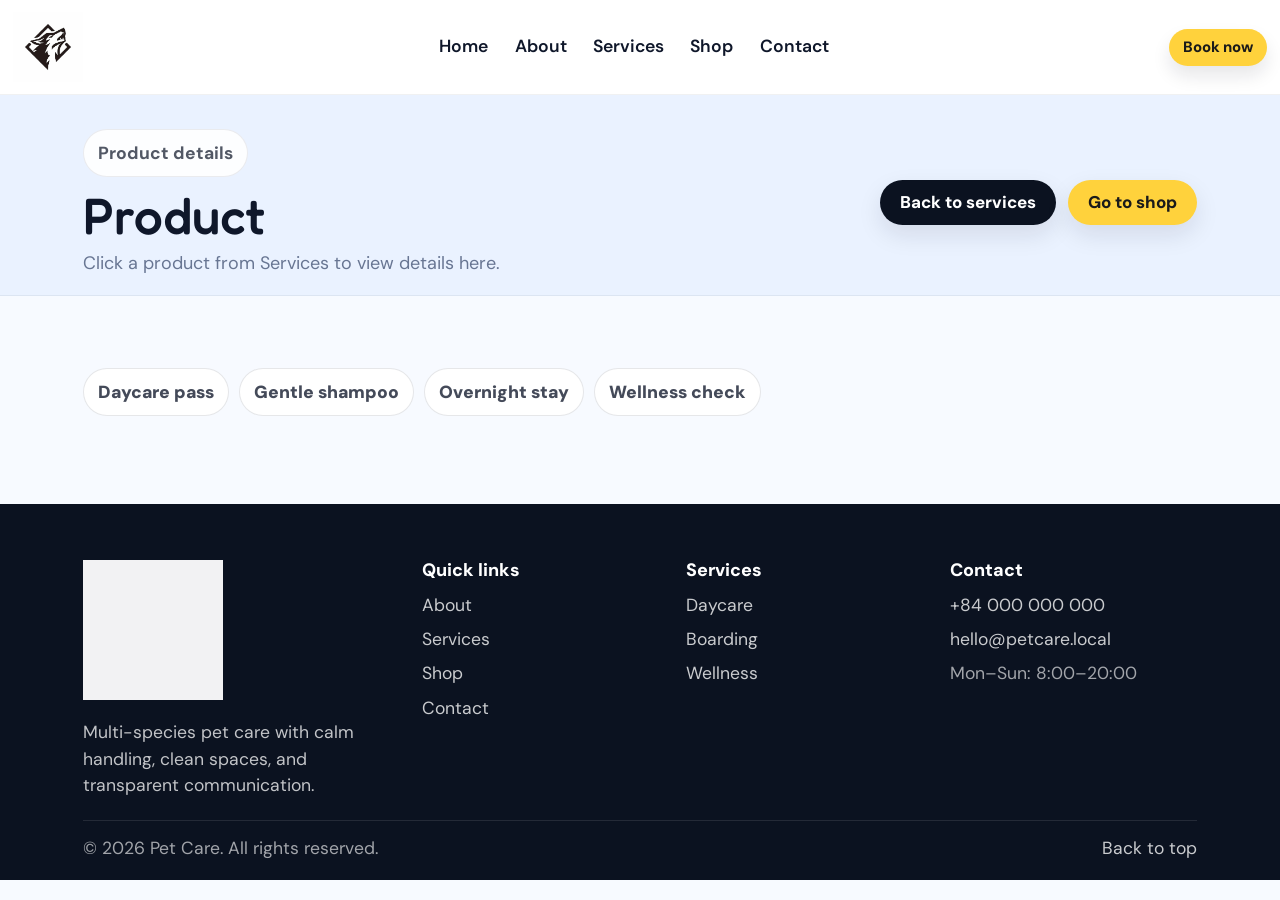
<file: Lab1/product.html>
<!DOCTYPE html>
<html lang="en">
<head>
    <meta charset="UTF-8">
    <meta name="viewport" content="width=device-width, initial-scale=1.0">
    <title>Product • Pet Care</title>
    <link href="https://cdn.jsdelivr.net/npm/bootstrap@5.3.3/dist/css/bootstrap.min.css" rel="stylesheet">
    <link rel="stylesheet" href="styles.css">
</head>
<body>

    <header id="header" class="wpo-site-header">
        <nav class="navigation navbar navbar-expand-lg">
            <div class="container">
                <a href="index.html#home" class="navbar-brand site-logo" aria-label="Pet Care">
                    <img class="site-logo__img" src="img/logo.svg" alt="Pet Care logo">
                </a>

                <button class="navbar-toggler" type="button" data-bs-toggle="collapse" data-bs-target="#navbar" aria-controls="navbar" aria-expanded="false" aria-label="Toggle navigation">
                    <span class="navbar-toggler-icon"></span>
                </button>

                <div class="collapse navbar-collapse" id="navbar">
                    <ul class="navbar-nav mx-auto mb-2 mb-lg-0 gap-lg-2">
                        <li class="nav-item"><a class="nav-link" href="index.html#home">Home</a></li>
                        <li class="nav-item"><a class="nav-link" href="index.html#about">About</a></li>
                        <li class="nav-item"><a class="nav-link" href="services.html">Services</a></li>
                        <li class="nav-item"><a class="nav-link" href="index.html#shop">Shop</a></li>
                        <li class="nav-item"><a class="nav-link" href="index.html#contact">Contact</a></li>
                    </ul>

                    <div class="header-right">
                        <a href="index.html#contact" class="btn btn--yellow btn--sm">Book now</a>
                    </div>
                </div>
            </div>
        </nav>
    </header>

    <main>
        <section class="page-hero">
            <div class="container">
                <div class="page-hero__inner">
                    <div>
                        <div class="page-hero__pill">Product details</div>
                        <h1 class="page-hero__title">Product</h1>
                        <p class="page-hero__subtitle">Click a product from Services to view details here.</p>
                    </div>
                    <div class="page-hero__actions">
                        <a class="btn btn--dark" href="services.html">Back to services</a>
                        <a class="btn btn--yellow" href="index.html#shop">Go to shop</a>
                    </div>
                </div>
            </div>
        </section>

        <section class="section">
            <div class="container">
                <div class="product-picker" aria-label="Product shortcuts">
                    <a class="product-chip" href="#daycare-pass">Daycare pass</a>
                    <a class="product-chip" href="#groom-shampoo">Gentle shampoo</a>
                    <a class="product-chip" href="#board-night">Overnight stay</a>
                    <a class="product-chip" href="#well-check">Wellness check</a>
                </div>

                <article class="product-detail product-panel" id="daycare-pass" aria-label="Daycare pass (standard)">
                    <div class="product-detail__media" aria-hidden="true">🎟️</div>
                    <div class="product-detail__content">
                        <h2 class="headline">Daycare pass (standard)</h2>
                        <div class="product-detail__price">180.000₫</div>
                        <p class="product-detail__desc">Supervised day routine: feeding checks, habitat check, and play/enrichment time. We adapt the routine to your animal’s species and temperament.</p>
                        <div class="product-detail__meta">
                            <div class="product-detail__chip">Service: Daycare</div>
                            <div class="product-detail__chip">SKU: daycare-pass</div>
                        </div>
                        <div class="product-detail__actions">
                            <a class="btn btn--yellow" href="index.html#contact">Ask about this product</a>
                            <a class="btn btn--dark" href="services.html#daycare">Back to Daycare</a>
                        </div>
                    </div>
                </article>

                <article class="product-detail product-panel" id="daycare-half" aria-label="Half-day pass">
                    <div class="product-detail__media" aria-hidden="true">⏳</div>
                    <div class="product-detail__content">
                        <h2 class="headline">Half-day pass</h2>
                        <div class="product-detail__price">120.000₫</div>
                        <p class="product-detail__desc">A shorter visit with core checks + one activity block. Great for quick errands or pets that prefer shorter sessions.</p>
                        <div class="product-detail__meta">
                            <div class="product-detail__chip">Service: Daycare</div>
                            <div class="product-detail__chip">SKU: daycare-half</div>
                        </div>
                        <div class="product-detail__actions">
                            <a class="btn btn--yellow" href="index.html#contact">Ask about this product</a>
                            <a class="btn btn--dark" href="services.html#daycare">Back to Daycare</a>
                        </div>
                    </div>
                </article>

                <article class="product-detail product-panel" id="daycare-photo" aria-label="Photo update add-on">
                    <div class="product-detail__media" aria-hidden="true">📷</div>
                    <div class="product-detail__content">
                        <h2 class="headline">Photo update add-on</h2>
                        <div class="product-detail__price">40.000₫</div>
                        <p class="product-detail__desc">We send 3–5 photos + quick notes about mood, eating, and activity. Perfect if you want peace of mind during daycare/boarding.</p>
                        <div class="product-detail__meta">
                            <div class="product-detail__chip">Service: Daycare</div>
                            <div class="product-detail__chip">SKU: daycare-photo</div>
                        </div>
                        <div class="product-detail__actions">
                            <a class="btn btn--yellow" href="index.html#contact">Ask about this product</a>
                            <a class="btn btn--dark" href="services.html#daycare">Back to Daycare</a>
                        </div>
                    </div>
                </article>

                <article class="product-detail product-panel" id="enrich-pack" aria-label="Enrichment pack (3 activities)">
                    <div class="product-detail__media" aria-hidden="true">🧩</div>
                    <div class="product-detail__content">
                        <h2 class="headline">Enrichment pack (3 activities)</h2>
                        <div class="product-detail__price">150.000₫</div>
                        <p class="product-detail__desc">A curated set of 3 activities matched to your animal’s energy and species needs. Designed to keep pets engaged and reduce stress.</p>
                        <div class="product-detail__meta">
                            <div class="product-detail__chip">Service: Enrichment</div>
                            <div class="product-detail__chip">SKU: enrich-pack</div>
                        </div>
                        <div class="product-detail__actions">
                            <a class="btn btn--yellow" href="index.html#contact">Ask about this product</a>
                            <a class="btn btn--dark" href="services.html#enrichment">Back to Enrichment</a>
                        </div>
                    </div>
                </article>

                <article class="product-detail product-panel" id="enrich-treat" aria-label="Foraging / treat kit">
                    <div class="product-detail__media" aria-hidden="true">🍪</div>
                    <div class="product-detail__content">
                        <h2 class="headline">Foraging / treat kit</h2>
                        <div class="product-detail__price">80.000₫</div>
                        <p class="product-detail__desc">Safe treats and tools for sniffing/foraging puzzles (portion-controlled). We can adapt options for different species.</p>
                        <div class="product-detail__meta">
                            <div class="product-detail__chip">Service: Enrichment</div>
                            <div class="product-detail__chip">SKU: enrich-treat</div>
                        </div>
                        <div class="product-detail__actions">
                            <a class="btn btn--yellow" href="index.html#contact">Ask about this product</a>
                            <a class="btn btn--dark" href="services.html#enrichment">Back to Enrichment</a>
                        </div>
                    </div>
                </article>

                <article class="product-detail product-panel" id="enrich-clicker" aria-label="Training clicker">
                    <div class="product-detail__media" aria-hidden="true">🔔</div>
                    <div class="product-detail__content">
                        <h2 class="headline">Training clicker</h2>
                        <div class="product-detail__price">45.000₫</div>
                        <p class="product-detail__desc">Helpful for gentle training sessions and consistent cues (where appropriate). Great for building routines and confidence.</p>
                        <div class="product-detail__meta">
                            <div class="product-detail__chip">Service: Enrichment</div>
                            <div class="product-detail__chip">SKU: enrich-clicker</div>
                        </div>
                        <div class="product-detail__actions">
                            <a class="btn btn--yellow" href="index.html#contact">Ask about this product</a>
                            <a class="btn btn--dark" href="services.html#enrichment">Back to Enrichment</a>
                        </div>
                    </div>
                </article>

                <article class="product-detail product-panel" id="groom-shampoo" aria-label="Gentle shampoo">
                    <div class="product-detail__media" aria-hidden="true">🧴</div>
                    <div class="product-detail__content">
                        <h2 class="headline">Gentle shampoo</h2>
                        <div class="product-detail__price">110.000₫</div>
                        <p class="product-detail__desc">Mild, fragrance-light cleanser suitable for sensitive coats/skin. Ask us about suitability for your pet’s species.</p>
                        <div class="product-detail__meta">
                            <div class="product-detail__chip">Service: Grooming</div>
                            <div class="product-detail__chip">SKU: groom-shampoo</div>
                        </div>
                        <div class="product-detail__actions">
                            <a class="btn btn--yellow" href="index.html#contact">Ask about this product</a>
                            <a class="btn btn--dark" href="services.html#grooming">Back to Grooming</a>
                        </div>
                    </div>
                </article>

                <article class="product-detail product-panel" id="groom-kit" aria-label="Brush & comb kit">
                    <div class="product-detail__media" aria-hidden="true">🪮</div>
                    <div class="product-detail__content">
                        <h2 class="headline">Brush & comb kit</h2>
                        <div class="product-detail__price">95.000₫</div>
                        <p class="product-detail__desc">Daily grooming basics to reduce shedding and prevent tangles. Easy to use at home between grooming sessions.</p>
                        <div class="product-detail__meta">
                            <div class="product-detail__chip">Service: Grooming</div>
                            <div class="product-detail__chip">SKU: groom-kit</div>
                        </div>
                        <div class="product-detail__actions">
                            <a class="btn btn--yellow" href="index.html#contact">Ask about this product</a>
                            <a class="btn btn--dark" href="services.html#grooming">Back to Grooming</a>
                        </div>
                    </div>
                </article>

                <article class="product-detail product-panel" id="groom-nails" aria-label="Nail trim add-on">
                    <div class="product-detail__media" aria-hidden="true">✂️</div>
                    <div class="product-detail__content">
                        <h2 class="headline">Nail trim add-on</h2>
                        <div class="product-detail__price">70.000₫</div>
                        <p class="product-detail__desc">Quick trim during grooming when it’s safe and appropriate for the species. We prioritize calm, low-stress handling.</p>
                        <div class="product-detail__meta">
                            <div class="product-detail__chip">Service: Grooming</div>
                            <div class="product-detail__chip">SKU: groom-nails</div>
                        </div>
                        <div class="product-detail__actions">
                            <a class="btn btn--yellow" href="index.html#contact">Ask about this product</a>
                            <a class="btn btn--dark" href="services.html#grooming">Back to Grooming</a>
                        </div>
                    </div>
                </article>

                <article class="product-detail product-panel" id="board-night" aria-label="Overnight stay (per night)">
                    <div class="product-detail__media" aria-hidden="true">🌙</div>
                    <div class="product-detail__content">
                        <h2 class="headline">Overnight stay (per night)</h2>
                        <div class="product-detail__price">350.000₫</div>
                        <p class="product-detail__desc">Clean overnight setup with daily routine: feeding, monitoring, and calm rest time. Includes basic environment checks.</p>
                        <div class="product-detail__meta">
                            <div class="product-detail__chip">Service: Boarding</div>
                            <div class="product-detail__chip">SKU: board-night</div>
                        </div>
                        <div class="product-detail__actions">
                            <a class="btn btn--yellow" href="index.html#contact">Ask about this product</a>
                            <a class="btn btn--dark" href="services.html#boarding">Back to Boarding</a>
                        </div>
                    </div>
                </article>

                <article class="product-detail product-panel" id="board-bed" aria-label="Comfort bedding rental">
                    <div class="product-detail__media" aria-hidden="true">🛏️</div>
                    <div class="product-detail__content">
                        <h2 class="headline">Comfort bedding rental</h2>
                        <div class="product-detail__price">60.000₫</div>
                        <p class="product-detail__desc">Soft, washable bedding to keep them cozy (or bring your own if preferred).</p>
                        <div class="product-detail__meta">
                            <div class="product-detail__chip">Service: Boarding</div>
                            <div class="product-detail__chip">SKU: board-bed</div>
                        </div>
                        <div class="product-detail__actions">
                            <a class="btn btn--yellow" href="index.html#contact">Ask about this product</a>
                            <a class="btn btn--dark" href="services.html#boarding">Back to Boarding</a>
                        </div>
                    </div>
                </article>

                <article class="product-detail product-panel" id="board-photo" aria-label="Daily photo updates">
                    <div class="product-detail__media" aria-hidden="true">📸</div>
                    <div class="product-detail__content">
                        <h2 class="headline">Daily photo updates</h2>
                        <div class="product-detail__price">40.000₫</div>
                        <p class="product-detail__desc">One daily message with photos and notes about eating, mood, and environment checks.</p>
                        <div class="product-detail__meta">
                            <div class="product-detail__chip">Service: Boarding</div>
                            <div class="product-detail__chip">SKU: board-photo</div>
                        </div>
                        <div class="product-detail__actions">
                            <a class="btn btn--yellow" href="index.html#contact">Ask about this product</a>
                            <a class="btn btn--dark" href="services.html#boarding">Back to Boarding</a>
                        </div>
                    </div>
                </article>

                <article class="product-detail product-panel" id="handle-calm" aria-label="Calm spray">
                    <div class="product-detail__media" aria-hidden="true">🌿</div>
                    <div class="product-detail__content">
                        <h2 class="headline">Calm spray</h2>
                        <div class="product-detail__price">85.000₫</div>
                        <p class="product-detail__desc">Light calming scent to reduce stress during transport or handling (when suitable).</p>
                        <div class="product-detail__meta">
                            <div class="product-detail__chip">Service: Handling</div>
                            <div class="product-detail__chip">SKU: handle-calm</div>
                        </div>
                        <div class="product-detail__actions">
                            <a class="btn btn--yellow" href="index.html#contact">Ask about this product</a>
                            <a class="btn btn--dark" href="services.html#handling">Back to Handling</a>
                        </div>
                    </div>
                </article>

                <article class="product-detail product-panel" id="handle-gloves" aria-label="Protective gloves">
                    <div class="product-detail__media" aria-hidden="true">🧤</div>
                    <div class="product-detail__content">
                        <h2 class="headline">Protective gloves</h2>
                        <div class="product-detail__price">120.000₫</div>
                        <p class="product-detail__desc">Extra grip and protection for safer handling of nervous or scratchy pets.</p>
                        <div class="product-detail__meta">
                            <div class="product-detail__chip">Service: Handling</div>
                            <div class="product-detail__chip">SKU: handle-gloves</div>
                        </div>
                        <div class="product-detail__actions">
                            <a class="btn btn--yellow" href="index.html#contact">Ask about this product</a>
                            <a class="btn btn--dark" href="services.html#handling">Back to Handling</a>
                        </div>
                    </div>
                </article>

                <article class="product-detail product-panel" id="handle-strap" aria-label="Carrier strap upgrade">
                    <div class="product-detail__media" aria-hidden="true">🎒</div>
                    <div class="product-detail__content">
                        <h2 class="headline">Carrier strap upgrade</h2>
                        <div class="product-detail__price">90.000₫</div>
                        <p class="product-detail__desc">Stabilizes carriers for smoother transport and less wobble/stress.</p>
                        <div class="product-detail__meta">
                            <div class="product-detail__chip">Service: Handling</div>
                            <div class="product-detail__chip">SKU: handle-strap</div>
                        </div>
                        <div class="product-detail__actions">
                            <a class="btn btn--yellow" href="index.html#contact">Ask about this product</a>
                            <a class="btn btn--dark" href="services.html#handling">Back to Handling</a>
                        </div>
                    </div>
                </article>

                <article class="product-detail product-panel" id="well-check" aria-label="Wellness check session">
                    <div class="product-detail__media" aria-hidden="true">📝</div>
                    <div class="product-detail__content">
                        <h2 class="headline">Wellness check session</h2>
                        <div class="product-detail__price">200.000₫</div>
                        <p class="product-detail__desc">Observation + notes: appetite, activity, stool, behavior, and habitat checks. Great for routine monitoring.</p>
                        <div class="product-detail__meta">
                            <div class="product-detail__chip">Service: Wellness</div>
                            <div class="product-detail__chip">SKU: well-check</div>
                        </div>
                        <div class="product-detail__actions">
                            <a class="btn btn--yellow" href="index.html#contact">Ask about this product</a>
                            <a class="btn btn--dark" href="services.html#wellness">Back to Wellness</a>
                        </div>
                    </div>
                </article>

                <article class="product-detail product-panel" id="well-thermo" aria-label="Thermometer & hygrometer">
                    <div class="product-detail__media" aria-hidden="true">🌡️</div>
                    <div class="product-detail__content">
                        <h2 class="headline">Thermometer & hygrometer</h2>
                        <div class="product-detail__price">130.000₫</div>
                        <p class="product-detail__desc">Useful for reptiles/amphibians and any species needing environment control.</p>
                        <div class="product-detail__meta">
                            <div class="product-detail__chip">Service: Wellness</div>
                            <div class="product-detail__chip">SKU: well-thermo</div>
                        </div>
                        <div class="product-detail__actions">
                            <a class="btn btn--yellow" href="index.html#contact">Ask about this product</a>
                            <a class="btn btn--dark" href="services.html#wellness">Back to Wellness</a>
                        </div>
                    </div>
                </article>

                <article class="product-detail product-panel" id="well-vitamin" aria-label="Vitamin supplement">
                    <div class="product-detail__media" aria-hidden="true">💊</div>
                    <div class="product-detail__content">
                        <h2 class="headline">Vitamin supplement</h2>
                        <div class="product-detail__price">160.000₫</div>
                        <p class="product-detail__desc">General supplement options depending on species/diet (consult vet for dosing).</p>
                        <div class="product-detail__meta">
                            <div class="product-detail__chip">Service: Wellness</div>
                            <div class="product-detail__chip">SKU: well-vitamin</div>
                        </div>
                        <div class="product-detail__actions">
                            <a class="btn btn--yellow" href="index.html#contact">Ask about this product</a>
                            <a class="btn btn--dark" href="services.html#wellness">Back to Wellness</a>
                        </div>
                    </div>
                </article>
            </div>
        </section>
    </main>

    <footer class="site-footer" role="contentinfo">
        <div class="container">
            <div class="footer-grid">
                <div class="footer-brand">
                    <a class="footer-logo" href="index.html#home" aria-label="Pet Care">
                        <img src="img/logo.svg" alt="Pet Care logo">
                    </a>
                    <p class="footer-text">Multi-species pet care with calm handling, clean spaces, and transparent communication.</p>
                </div>

                <div class="footer-col">
                    <h3 class="footer-title">Quick links</h3>
                    <ul class="footer-links">
                        <li><a href="index.html#about">About</a></li>
                        <li><a href="services.html">Services</a></li>
                        <li><a href="index.html#shop">Shop</a></li>
                        <li><a href="index.html#contact">Contact</a></li>
                    </ul>
                </div>

                <div class="footer-col">
                    <h3 class="footer-title">Services</h3>
                    <ul class="footer-links">
                        <li><a href="services.html#daycare">Daycare</a></li>
                        <li><a href="services.html#boarding">Boarding</a></li>
                        <li><a href="services.html#wellness">Wellness</a></li>
                    </ul>
                </div>

                <div class="footer-col">
                    <h3 class="footer-title">Contact</h3>
                    <ul class="footer-links">
                        <li><a href="tel:+84000000000">+84 000 000 000</a></li>
                        <li><a href="mailto:hello@petcare.local">hello@petcare.local</a></li>
                        <li><span class="footer-muted">Mon–Sun: 8:00–20:00</span></li>
                    </ul>
                </div>
            </div>

            <div class="footer-bottom">
                <p class="mb-0">© 2026 Pet Care. All rights reserved.</p>
                <a class="footer-backtotop" href="#header">Back to top</a>
            </div>
        </div>
    </footer>

    <script src="https://cdn.jsdelivr.net/npm/bootstrap@5.3.3/dist/js/bootstrap.bundle.min.js"></script>
</body>
</html>
</file>
<file: Lab1/styles.css>
@import url('https://fonts.googleapis.com/css2?family=DM+Sans:wght@400;500;700&family=Fredoka:wght@400;600;700&display=swap');

:root {
    --bg: #f7faff;
    --text: #0f172a;
    --muted: #687693;
    --dark: #0b1220;
    --yellow: #ffd23c;
    --yellow-ink: #1a1a1a;
    --accent-2: #d9e6ff;
    --hero-bg: #eaf2ff;
    --card-bg: #ffffff;
    --border: rgba(15, 23, 42, 0.12);
    --shadow: 0 12px 34px rgba(15, 23, 42, 0.12);
    scroll-behavior: smooth;
}

html {
    /* Overall scale: make the whole UI feel less “small”, while staying responsive */
    font-size: clamp(16px, 0.2vw + 15px, 18px);
}

body {
    font-family: "DM Sans", system-ui, -apple-system, "Segoe UI", Roboto, Arial, sans-serif;
    color: var(--muted);
    background-color: var(--bg);
    font-size: 1rem;
    overflow-x: hidden;
}

.headline,
.hero__title {
    font-family: "Fredoka", "DM Sans", system-ui, sans-serif;
    color: var(--text);
}

a {
    text-decoration: none;
}

img {
    max-width: 100%;
    height: auto;
}

/* Improve Bootstrap defaults a bit */
.nav-link {
    font-weight: 600;
}

/* header */
.wpo-site-header {
    position: sticky;
    top: 0;
    z-index: 100;
    background: rgba(255, 255, 255, 0.92);
    backdrop-filter: blur(10px);
    border-bottom: 1px solid rgba(15, 23, 42, 0.06);
}

/* Keep header content from feeling too wide on large screens */
.wpo-site-header .container {
    max-width: 1320px;
}

/* Widen layout slightly on very large screens */
@media (min-width: 1400px) {
    .container {
        max-width: 1320px;
    }
}

/* Extra-wide monitors: use more width while keeping readability */
@media (min-width: 1600px) {
    .container {
        max-width: 1440px;
    }
    .wpo-site-header .container {
        max-width: 1440px;
    }
}

.navigation {
    margin-bottom: 0;
    padding: 0;
    border: 0;
    border-radius: 0;
    background: transparent;
}

/* Reduce extra vertical whitespace from Bootstrap defaults */
.navbar-brand {
    padding-top: 0;
    padding-bottom: 0;
    margin-right: 16px;
}

.site-logo__img {
    width: auto;
    height: 70px;
    display: block;
}

@media (max-width: 575px) {
    .site-logo__img {
        height: 60px;
    }
}

.navbar {
    padding: 12px 0;
}

/* Keep logo / nav / CTA vertically aligned */
.navbar-collapse {
    align-items: center;
}

/* Space out header menu items */
.navbar-nav {
    gap: 14px;
    align-items: center;
}

.navbar-nav .nav-link {
    color: var(--text);
    padding: 9px 14px;
    border-radius: 999px;
    line-height: 1;
}

.navbar-nav .nav-link:hover,
.navbar-nav .nav-link:focus {
    color: var(--dark);
    background: rgba(11, 18, 32, 0.06);
}

.header-right {
    display: flex;
    align-items: center;
    justify-content: flex-end;
    gap: 12px;
}

.navbar-toggler {
    border-radius: 12px;
}
/* Buttons */
.btn {
    display: inline-flex;
    align-items: center;
    justify-content: center;
    gap: 10px;
    border-radius: 999px;
    padding: 12px 18px;
    font-weight: 800;
    font-size: 17px;
    border: 2px solid transparent;
    line-height: 1;
    transition: transform 0.18s ease, box-shadow 0.18s ease, background 0.18s ease;
    box-shadow: 0 10px 24px rgba(15, 23, 42, 0.10);
}

.btn--sm {
    padding: 9px 12px;
    font-size: 15px;
    box-shadow: 0 10px 18px rgba(15, 23, 42, 0.10);
}

.btn:hover,
.btn:focus {
    transform: translateY(-1px);
}

.btn--dark {
    background: #0b1220;
    color: #fff;
}

.btn--dark:hover,
.btn--dark:focus {
    background: #111a2d;
    color: #fff;
}

.btn--yellow {
    background: var(--yellow);
    color: var(--yellow-ink);
}

.btn--yellow:hover,
.btn--yellow:focus {
    background: #ffda55;
    color: var(--yellow-ink);
}

.header-right .btn {
    white-space: nowrap;
}

/* HERO (match reference layout) */
.hero {
    background: var(--hero-bg);
    padding: 42px 0 24px;
    overflow: hidden;
}

.hero__grid {
    display: grid;
    grid-template-columns: 1.05fr 0.95fr;
    gap: 24px;
    align-items: center;
    min-height: calc(100vh - 96px);
}

.hero__pill {
    display: inline-flex;
    align-items: center;
    gap: 10px;
    background: rgba(255, 255, 255, 0.9);
    border: 1px solid rgba(15, 23, 42, 0.08);
    padding: 10px 14px;
    border-radius: 999px;
    color: rgba(15, 23, 42, 0.72);
    font-weight: 700;
}

.hero__title {
    font-size: clamp(44px, 6vw, 88px);
    line-height: 0.98;
    letter-spacing: -0.02em;
    margin: 18px 0 12px;
}

.hero__subtitle {
    font-size: 19px;
    max-width: 60ch;
    margin: 0 0 18px;
}

.hero__actions {
    display: flex;
    gap: 12px;
    flex-wrap: wrap;
}

.hero__trust {
    margin-top: 14px;
    display: flex;
    align-items: center;
    gap: 10px;
    color: rgba(15, 23, 42, 0.72);
}

.hero__stars {
    color: #ffb800;
    letter-spacing: 0.08em;
    font-size: 14px;
}

.hero__art {
    position: relative;
    display: grid;
    place-items: center;
    min-height: 420px;
}

.hero__blob {
    position: absolute;
    width: min(560px, 90%);
    aspect-ratio: 1 / 1;
    border-radius: 999px;
    background: #dbe9ff;
    filter: drop-shadow(0 28px 60px rgba(15, 23, 42, 0.10));
}

.hero__img {
    position: relative;
    width: min(620px, 100%);
    transform: translateY(12px);
}

/* Services page */
.page-hero {
    background: var(--hero-bg);
    padding: 34px 0 18px;
    border-bottom: 1px solid rgba(15, 23, 42, 0.06);
}

.page-hero__inner {
    display: grid;
    grid-template-columns: 1fr auto;
    gap: 16px;
    align-items: center;
}

@media (max-width: 991px) {
    .page-hero__inner {
        grid-template-columns: 1fr;
        text-align: center;
        justify-items: center;
    }
}

.page-hero__pill {
    display: inline-flex;
    align-items: center;
    gap: 10px;
    background: rgba(255, 255, 255, 0.9);
    border: 1px solid rgba(15, 23, 42, 0.08);
    padding: 10px 14px;
    border-radius: 999px;
    color: rgba(15, 23, 42, 0.72);
    font-weight: 700;
}

.page-hero__title {
    font-family: "Fredoka", "DM Sans", system-ui, sans-serif;
    color: var(--text);
    font-size: clamp(36px, 4vw, 56px);
    line-height: 1.02;
    margin: 12px 0 8px;
}

.page-hero__subtitle {
    margin: 0;
    max-width: 70ch;
    font-size: 18px;
}

.page-hero__actions {
    display: flex;
    gap: 12px;
    flex-wrap: wrap;
    justify-content: flex-end;
}

@media (max-width: 991px) {
    .page-hero__actions {
        justify-content: center;
    }
}

.detail-grid {
    display: grid;
    grid-template-columns: 1fr;
    gap: 16px;
}

.detail-card {
    background: linear-gradient(180deg, #ffffff 0%, #fbfdff 100%);
    border: 2px solid rgba(15, 23, 42, 0.14);
    border-radius: 22px;
    padding: 18px;
    box-shadow: 0 18px 42px rgba(15, 23, 42, 0.12);
    transition: transform 160ms ease, box-shadow 160ms ease, border-color 160ms ease;
}

.detail-card:hover {
    transform: translateY(-2px);
    border-color: rgba(15, 23, 42, 0.18);
    box-shadow: 0 22px 52px rgba(15, 23, 42, 0.14);
}

.detail-card__top {
    display: grid;
    grid-template-columns: 56px 1fr;
    gap: 12px;
    align-items: start;
    margin-bottom: 10px;
}

.detail-card__icon {
    width: 56px;
    height: 56px;
    border-radius: 18px;
    display: grid;
    place-items: center;
    background: #eef5ff;
    border: 1px solid rgba(15, 23, 42, 0.08);
    font-size: 28px;
    line-height: 1;
    color: rgba(11, 18, 32, 0.88);
}

.detail-card__title {
    margin: 0;
    font-weight: 900;
    color: var(--text);
}

.detail-card__subtitle {
    margin: 4px 0 0;
    color: rgba(15, 23, 42, 0.62);
}

.detail-list {
    margin: 0;
    padding-left: 18px;
    display: grid;
    gap: 8px;
    color: rgba(15, 23, 42, 0.72);
}

.detail-card__cta {
    display: inline-flex;
    margin-top: 14px;
    font-weight: 900;
    color: rgba(15, 23, 42, 0.88);
    text-decoration: underline;
    text-underline-offset: 4px;
}

.detail-products {
    margin-top: 14px;
    padding-top: 14px;
    border-top: 1px dashed rgba(15, 23, 42, 0.14);
}

.detail-products__title {
    margin: 0 0 10px;
    font-weight: 900;
    font-size: 16px;
    color: rgba(15, 23, 42, 0.86);
}

.price-list {
    list-style: none;
    margin: 0;
    padding: 0;
    display: grid;
    gap: 10px;
}

.price-list li {
    display: flex;
    align-items: baseline;
    justify-content: space-between;
    gap: 16px;
    padding: 10px 12px;
    border-radius: 14px;
    background: rgba(238, 245, 255, 0.7);
    border: 1px solid rgba(15, 23, 42, 0.08);
}

.price-list li span {
    color: rgba(15, 23, 42, 0.74);
    font-weight: 700;
}

.price-list li strong {
    color: rgba(15, 23, 42, 0.88);
    font-weight: 900;
    white-space: nowrap;
}

.detail-products__note {
    margin: 10px 0 0;
    color: rgba(15, 23, 42, 0.58);
    font-size: 14px;
}

.product-strip {
    display: flex;
    gap: 12px;
    overflow-x: auto;
    padding: 2px 2px 10px;
    scroll-snap-type: x mandatory;
    -webkit-overflow-scrolling: touch;
}

.product-strip::-webkit-scrollbar {
    height: 10px;
}

.product-strip::-webkit-scrollbar-thumb {
    background: rgba(15, 23, 42, 0.18);
    border-radius: 999px;
}

.product-strip::-webkit-scrollbar-track {
    background: rgba(15, 23, 42, 0.06);
    border-radius: 999px;
}

.product-card {
    flex: 0 0 auto;
    width: min(360px, 86vw);
    display: grid;
    grid-template-columns: 52px 1fr;
    gap: 12px;
    align-items: start;
    padding: 12px;
    border-radius: 18px;
    background: #ffffff;
    border: 1px solid rgba(15, 23, 42, 0.14);
    text-decoration: none;
    scroll-snap-align: start;
    transition: transform 160ms ease, box-shadow 160ms ease, border-color 160ms ease;
}

.product-card:hover {
    transform: translateY(-2px);
    border-color: rgba(15, 23, 42, 0.18);
    box-shadow: 0 18px 34px rgba(15, 23, 42, 0.14);
}

.product-card:focus-visible {
    outline: 3px solid rgba(255, 199, 0, 0.55);
    outline-offset: 3px;
}

.product-media {
    width: 52px;
    height: 52px;
    border-radius: 16px;
    display: grid;
    place-items: center;
    background: rgba(255, 255, 255, 0.9);
    border: 1px solid rgba(15, 23, 42, 0.08);
    font-size: 26px;
    line-height: 1;
}

.product-title {
    margin: 0;
    font-size: 15px;
    font-weight: 900;
    color: rgba(15, 23, 42, 0.9);
}

.product-desc {
    margin: 6px 0 0;
    font-size: 14px;
    line-height: 1.45;
    color: rgba(15, 23, 42, 0.66);
}

.product-meta {
    margin-top: 10px;
    display: flex;
    align-items: baseline;
    justify-content: space-between;
    gap: 12px;
}

.product-price {
    font-weight: 900;
    color: rgba(15, 23, 42, 0.9);
    white-space: nowrap;
}

.product-link {
    font-weight: 800;
    color: rgba(15, 23, 42, 0.76);
    text-decoration: underline;
    text-underline-offset: 3px;
    white-space: nowrap;
}

/* Product detail page */
.product-detail {
    display: grid;
    grid-template-columns: 140px 1fr;
    gap: 18px;
    align-items: start;
    background: linear-gradient(180deg, #ffffff 0%, #fbfdff 100%);
    border: 2px solid rgba(15, 23, 42, 0.14);
    border-radius: 24px;
    padding: 18px;
    box-shadow: 0 20px 46px rgba(15, 23, 42, 0.12);
}

@media (max-width: 991px) {
    .product-detail {
        grid-template-columns: 1fr;
    }
}

.product-detail__media {
    width: 140px;
    height: 140px;
    border-radius: 28px;
    display: grid;
    place-items: center;
    background: rgba(238, 245, 255, 0.75);
    border: 1px solid rgba(15, 23, 42, 0.10);
    font-size: 64px;
    line-height: 1;
}

@media (max-width: 991px) {
    .product-detail__media {
        width: 120px;
        height: 120px;
        border-radius: 24px;
        font-size: 54px;
    }
}

.product-detail__price {
    font-weight: 900;
    font-size: 22px;
    color: rgba(15, 23, 42, 0.9);
}

.product-detail__desc {
    margin: 12px 0 0;
    color: rgba(15, 23, 42, 0.68);
    line-height: 1.6;
}

.product-detail__meta {
    margin-top: 14px;
    display: flex;
    flex-wrap: wrap;
    gap: 10px;
}

.product-detail__chip {
    display: inline-flex;
    align-items: center;
    padding: 8px 12px;
    border-radius: 999px;
    background: rgba(15, 23, 42, 0.04);
    border: 1px solid rgba(15, 23, 42, 0.10);
    color: rgba(15, 23, 42, 0.70);
    font-weight: 800;
    font-size: 14px;
}

.product-detail__actions {
    margin-top: 16px;
    display: flex;
    gap: 12px;
    flex-wrap: wrap;
}

.product-picker {
    display: flex;
    flex-wrap: wrap;
    gap: 10px;
    margin-bottom: 16px;
}

.product-chip {
    display: inline-flex;
    align-items: center;
    padding: 10px 14px;
    border-radius: 999px;
    background: rgba(255, 255, 255, 0.9);
    border: 1px solid rgba(15, 23, 42, 0.10);
    color: rgba(15, 23, 42, 0.78);
    font-weight: 900;
    text-decoration: none;
}

.product-chip:hover {
    border-color: rgba(15, 23, 42, 0.18);
    box-shadow: 0 10px 22px rgba(15, 23, 42, 0.10);
}

.product-panel {
    display: none;
    scroll-margin-top: 110px;
}

.product-panel:target {
    display: grid;
}

@media (max-width: 991px) {
    .hero__grid {
        grid-template-columns: 1fr;
        min-height: auto;
        text-align: center;
        padding-bottom: 18px;
    }

    .hero__actions,
    .hero__trust {
        justify-content: center;
    }
}
    
        
    



/* sections */
.section {
    padding: 72px 0;
}

.section--alt {
    background: rgba(15, 23, 42, 0.02);
}

.section--soft {
    background: #ffffff;
}

.section-header {
    margin-bottom: 26px;
}

.section-header h2 {
    font-size: 36px;
    font-weight: 800;
    margin: 0 0 8px;
}

.section-header p {
    margin: 0;
    max-width: 70ch;
}

/* Split layout (about / contact) */
.split {
    display: grid;
    grid-template-columns: 1fr 1fr;
    gap: 28px;
    align-items: center;
}

.split--reverse {
    grid-template-columns: 1.05fr 0.95fr;
}

@media (max-width: 991px) {
    .split,
    .split--reverse {
        grid-template-columns: 1fr;
    }
}

.eyebrow {
    display: inline-flex;
    align-items: center;
    gap: 10px;
    font-weight: 800;
    color: rgba(15, 23, 42, 0.72);
}

.eyebrow__icon {
    width: 30px;
    height: 30px;
    display: grid;
    place-items: center;
    border-radius: 10px;
    background: rgba(255, 210, 60, 0.35);
    color: rgba(15, 23, 42, 0.90);
}

.headline {
    font-size: clamp(34px, 4vw, 52px);
    line-height: 1.02;
    margin: 12px 0 12px;
}

.lead {
    font-size: 19px;
    margin: 0 0 16px;
    max-width: 70ch;
}

/* “Photo” placeholder to avoid copyright images */
.photo-card {
    position: relative;
    width: min(420px, 100%);
    margin: 0 auto;
    border-radius: 32px;
    aspect-ratio: 4 / 5;
    background:
        radial-gradient(circle at 30% 30%, rgba(255, 210, 60, 0.55), transparent 55%),
        radial-gradient(circle at 70% 70%, rgba(219, 233, 255, 0.85), transparent 60%),
        linear-gradient(135deg, #ffffff, #f6f9ff);
    border: 2px solid rgba(15, 23, 42, 0.08);
    box-shadow: 0 20px 50px rgba(15, 23, 42, 0.10);
    overflow: hidden;
}

.photo-card__img {
    width: 100%;
    height: 100%;
    object-fit: cover;
    transform: scale(1.02);
}

.photo-card__carousel {
    position: absolute;
    inset: 0;
}

.photo-card__carousel .carousel-inner,
.photo-card__carousel .carousel-item {
    height: 100%;
}

.photo-card__carousel .carousel-item {
    position: relative;
}

.photo-card__carousel .carousel-indicators {
    margin: 0;
    bottom: 14px;
}

.photo-card__carousel .carousel-indicators [data-bs-target] {
    width: 10px;
    height: 10px;
    border-radius: 999px;
    border: 0;
    background: rgba(11, 18, 32, 0.26);
    opacity: 1;
}

.photo-card__carousel .carousel-indicators .active {
    background: var(--yellow);
}

.photo-card__carousel .carousel-control-prev,
.photo-card__carousel .carousel-control-next {
    width: 44px;
    height: 44px;
    top: 50%;
    transform: translateY(-50%);
    opacity: 0.9;
}

.photo-card__carousel .carousel-control-prev {
    left: 12px;
}

.photo-card__carousel .carousel-control-next {
    right: 12px;
}

.photo-card__carousel .carousel-control-prev-icon,
.photo-card__carousel .carousel-control-next-icon {
    width: 44px;
    height: 44px;
    border-radius: 999px;
    background:
        radial-gradient(circle at 30% 30%, rgba(255, 255, 255, 0.85), rgba(255, 255, 255, 0.22) 55%, rgba(255, 255, 255, 0.08) 100%),
        rgba(255, 255, 255, 0.22);
    background-image: none !important;
    border: 1px solid rgba(255, 255, 255, 0.45);
    box-shadow:
        0 12px 22px rgba(15, 23, 42, 0.10),
        inset 0 1px 0 rgba(255, 255, 255, 0.55);
    backdrop-filter: blur(10px);
    -webkit-backdrop-filter: blur(10px);
    transition: opacity 0.18s ease, transform 0.18s ease, box-shadow 0.18s ease;
    position: relative;
}

.photo-card__carousel .carousel-control-prev-icon::after,
.photo-card__carousel .carousel-control-next-icon::after {
    content: "";
    position: absolute;
    left: 50%;
    top: 50%;
    width: 11px;
    height: 11px;
    border-bottom: 3px solid rgba(11, 18, 32, 0.70);
}

.photo-card__carousel .carousel-control-prev-icon::after {
    border-left: 3px solid rgba(11, 18, 32, 0.70);
    transform: translate(-40%, -50%) rotate(45deg);
}

.photo-card__carousel .carousel-control-next-icon::after {
    border-right: 3px solid rgba(11, 18, 32, 0.70);
    transform: translate(-60%, -50%) rotate(-45deg);
}

.photo-card__carousel .carousel-control-prev:hover .carousel-control-prev-icon,
.photo-card__carousel .carousel-control-next:hover .carousel-control-next-icon {
    opacity: 0.95;
    transform: translateY(-1px);
    box-shadow:
        0 14px 26px rgba(15, 23, 42, 0.12),
        inset 0 1px 0 rgba(255, 255, 255, 0.65);
}

@media (hover: hover) {
    .photo-card:hover .photo-card__carousel .carousel-control-prev,
    .photo-card:hover .photo-card__carousel .carousel-control-next {
        opacity: 1;
    }
}

.feature-list {
    display: grid;
    gap: 14px;
    margin-bottom: 16px;
}

.feature {
    display: grid;
    grid-template-columns: 14px 1fr;
    gap: 12px;
    align-items: start;
}

.feature__dot {
    width: 10px;
    height: 10px;
    margin-top: 7px;
    border-radius: 999px;
    background: var(--yellow);
    box-shadow: 0 0 0 6px rgba(255, 210, 60, 0.28);
}

.feature h3 {
    margin: 0 0 4px;
    font-size: 18px;
    color: var(--text);
    font-weight: 900;
}

.feature p {
    margin: 0;
}

/* Services icon row */
.center-title {
    text-align: center;
    margin-bottom: 18px;
}

.icon-row {
    display: grid;
    grid-template-columns: repeat(6, minmax(0, 1fr));
    gap: 14px;
}

@media (max-width: 991px) {
    .icon-row {
        grid-template-columns: repeat(3, minmax(0, 1fr));
    }
}

@media (max-width: 575px) {
    .icon-row {
        grid-template-columns: repeat(2, minmax(0, 1fr));
    }
}

.icon-item {
    text-align: center;
}

.icon-item__circle {
    width: 78px;
    height: 78px;
    margin: 0 auto 10px;
    border-radius: 22px;
    display: grid;
    place-items: center;
    background: #eef5ff;
    color: rgba(11, 18, 32, 0.88);
    border: 1px solid rgba(15, 23, 42, 0.08);
}

.icon-emoji {
    font-size: 32px;
    line-height: 1;
    display: block;
}

.icon-item__label {
    font-weight: 800;
    color: rgba(15, 23, 42, 0.78);
}

.icon-item__desc {
    font-size: 13px;
    line-height: 1.25;
    color: rgba(15, 23, 42, 0.58);
}

/* Animals (species) section */
.pet-grid {
    display: grid;
    grid-template-columns: repeat(6, minmax(0, 1fr));
    gap: 12px;
    margin-top: 14px;
}

@media (max-width: 991px) {
    .pet-grid {
        grid-template-columns: repeat(3, minmax(0, 1fr));
    }
}

@media (max-width: 575px) {
    .pet-grid {
        grid-template-columns: repeat(2, minmax(0, 1fr));
    }
}

.pet-chip {
    display: inline-flex;
    align-items: center;
    justify-content: center;
    gap: 10px;
    padding: 12px 14px;
    border-radius: 18px;
    background: rgba(255, 255, 255, 0.90);
    border: 1px solid rgba(15, 23, 42, 0.08);
    box-shadow: 0 12px 22px rgba(15, 23, 42, 0.06);
    font-weight: 800;
    color: rgba(15, 23, 42, 0.78);
}

.pet-chip__icon {
    width: 34px;
    height: 34px;
    display: grid;
    place-items: center;
    border-radius: 14px;
    background: #eef5ff;
    border: 1px solid rgba(15, 23, 42, 0.08);
    font-size: 20px;
}

.pet-note {
    margin-top: 14px;
    padding: 14px 16px;
    border-radius: 18px;
    background: rgba(255, 210, 60, 0.22);
    border: 1px solid rgba(15, 23, 42, 0.08);
    color: rgba(15, 23, 42, 0.72);
}

/* Shop cards (avoid Bootstrap .card conflicts) */
.section-header--center {
    text-align: center;
}

.pc-cards {
    display: grid;
    grid-template-columns: repeat(4, minmax(0, 1fr));
    gap: 16px;
}

@media (max-width: 1199px) {
    .pc-cards {
        grid-template-columns: repeat(2, minmax(0, 1fr));
    }
}

@media (max-width: 991px) {
    .pc-cards {
        grid-template-columns: 1fr;
    }
}

.pc-card {
    position: relative;
    background: var(--card-bg);
    border: 2px solid rgba(15, 23, 42, 0.08);
    border-radius: 22px;
    padding: 18px;
    box-shadow: 0 16px 34px rgba(15, 23, 42, 0.08);
}

.pc-card__badge {
    display: inline-flex;
    align-items: center;
    background: rgba(255, 210, 60, 0.40);
    color: rgba(15, 23, 42, 0.88);
    border: 1px solid rgba(15, 23, 42, 0.08);
    border-radius: 999px;
    padding: 8px 12px;
    font-weight: 900;
    margin-bottom: 12px;
}

.pc-card h3 {
    color: var(--text);
    font-size: 22px;
    margin: 0 0 6px;
    font-weight: 900;
}

.pc-card p {
    margin: 0 0 12px;
}

.pc-card__link {
    font-weight: 900;
    color: rgba(11, 18, 32, 0.9);
    text-decoration: underline;
    text-underline-offset: 4px;
}

/* Why us */
.why-grid {
    display: grid;
    grid-template-columns: repeat(2, minmax(0, 1fr));
    gap: 14px;
    margin-top: 14px;
}

@media (max-width: 575px) {
    .why-grid {
        grid-template-columns: 1fr;
    }
}

.why {
    display: grid;
    grid-template-columns: 48px 1fr;
    gap: 12px;
    align-items: start;
    background: #ffffff;
    border: 2px solid rgba(15, 23, 42, 0.06);
    border-radius: 20px;
    padding: 14px;
}

.why__icon {
    width: 48px;
    height: 48px;
    border-radius: 16px;
    display: grid;
    place-items: center;
    background: rgba(255, 210, 60, 0.45);
    font-weight: 900;
    color: rgba(11, 18, 32, 0.92);
}

.why h3 {
    margin: 0 0 4px;
    font-size: 18px;
    font-weight: 900;
    color: var(--text);
}

.why p {
    margin: 0;
}

.contact-card {
    background: rgba(255, 255, 255, 0.9);
    border: 2px solid rgba(15, 23, 42, 0.08);
    border-radius: 24px;
    padding: 18px;
    box-shadow: 0 20px 50px rgba(15, 23, 42, 0.10);
}

.contact-card h3 {
    margin: 0 0 6px;
    color: var(--text);
    font-weight: 1000;
}

/* contact */
.contact-form {
    background: transparent;
    border: 0;
    border-radius: 0;
    padding: 0;
    box-shadow: none;
}

.form-grid {
    display: grid;
    grid-template-columns: 1fr 1fr;
    gap: 14px;
    margin-bottom: 16px;
}

.form-field {
    display: grid;
    gap: 6px;
}

.form-field span {
    color: var(--text);
    font-weight: 700;
}

.form-field--full {
    grid-column: 1 / -1;
}

@media (max-width: 767px) {
    .form-grid {
        grid-template-columns: 1fr;
    }
}

/* footer */
.site-footer {
    padding: 56px 0 18px;
    background: #0b1220;
    color: rgba(255, 255, 255, 0.75);
}

.footer-grid {
    display: grid;
    grid-template-columns: 1.3fr 1fr 1fr 1fr;
    gap: 18px;
    padding-bottom: 22px;
    border-bottom: 1px solid rgba(255, 255, 255, 0.10);
}

@media (max-width: 991px) {
    .footer-grid {
        grid-template-columns: 1fr 1fr;
    }
}

@media (max-width: 575px) {
    .footer-grid {
        grid-template-columns: 1fr;
    }
}

.footer-logo {
    display: inline-flex;
    align-items: center;
    gap: 10px;
}

.footer-logo img {
    width: 140px;
    height: auto;
    filter: brightness(0) invert(1);
    opacity: 0.95;
}

.footer-text {
    margin: 12px 0 0;
    max-width: 44ch;
}

.footer-title {
    color: #ffffff;
    font-size: 18px;
    font-weight: 800;
    margin: 0 0 10px;
}

.footer-links {
    list-style: none;
    padding: 0;
    margin: 0;
    display: grid;
    gap: 8px;
}

.footer-links a {
    color: rgba(255, 255, 255, 0.78);
    text-decoration: none;
    transition: color 0.2s ease;
}

.footer-links a:hover,
.footer-links a:focus {
    color: #ffffff;
}

.footer-muted {
    color: rgba(255, 255, 255, 0.62);
}

.footer-bottom {
    display: flex;
    align-items: center;
    justify-content: space-between;
    gap: 12px;
    padding-top: 14px;
    color: rgba(255, 255, 255, 0.62);
}

@media (max-width: 575px) {
    .footer-bottom {
        flex-direction: column;
        align-items: flex-start;
    }
}

.footer-backtotop {
    color: rgba(255, 255, 255, 0.78);
}

.footer-backtotop:hover,
.footer-backtotop:focus {
    color: #ffffff;
}
</file>
<file: assets/css/styles.css>
/*
  PetCare T UI Theme
  Goal: more vibrant + modern while staying Bootstrap-friendly.
*/

:root{
  --pc-font: "Plus Jakarta Sans", system-ui, -apple-system, Segoe UI, Roboto, Arial, sans-serif;
  /* Use a single, stable font stack (avoid heading font loading issues) */
  --pc-heading-font: var(--pc-font);

  --pc-text: #0b1220;
  --pc-muted: #5b6b82;

  --pc-primary: #2563eb;
  --pc-primary-strong: #1d4ed8;
  --pc-primary-2: #7c3aed;
  --pc-success: #22c55e;
  --pc-accent: #a855f7;
  --pc-warm: #f97316;

  --pc-pink: #ec4899;
  --pc-lavender: #a855f7;

  /* Pastel page palette (pink + purple) */
  --pc-bg: #f6e9ff;
  --pc-surface: rgba(255, 241, 251, .78);
  --pc-surface-2: rgba(255, 246, 253, .92);
  --pc-border: rgba(2, 6, 23, .08);

  --pc-shadow-sm: 0 10px 26px rgba(2, 6, 23, .08);
  --pc-shadow: 0 24px 70px rgba(2, 6, 23, .14);
  --pc-shadow-lg: 0 40px 110px rgba(2, 6, 23, .18);

  --pc-radius-lg: 26px;
  --pc-radius-md: 20px;
  --pc-radius-sm: 16px;
}

html, body{
  font-family: var(--pc-font);
}

body{
  color: var(--pc-text);
  background:
    radial-gradient(1200px 640px at 12% -12%, rgba(236, 72, 153, .30), transparent 60%),
    radial-gradient(950px 520px at 92% 8%, rgba(168, 85, 247, .28), transparent 60%),
    radial-gradient(900px 560px at 70% 105%, rgba(236, 72, 153, .16), transparent 58%),
    linear-gradient(180deg, #fff0fa 0%, var(--pc-bg) 100%);
}

/* Make Bootstrap's secondary text a touch richer */
.text-secondary{
  color: var(--pc-muted) !important;
}

h1, h2, h3,
.display-4, .display-5, .display-6{
  font-family: var(--pc-heading-font);
  letter-spacing: -0.02em;
}

p.lead{
  color: rgba(15, 23, 42, .78);
}

::selection{
  background: rgba(236, 72, 153, .22);
}

/* Topbar */
.topbar{
  background: var(--pc-surface-2);
}

.brand-mark{
  width: 34px;
  height: 34px;
  border-radius: 10px;
  display: inline-flex;
  align-items: center;
  justify-content: center;
  color: white;
  background: linear-gradient(135deg, var(--pc-pink) 0%, var(--pc-accent) 70%);
  box-shadow: 0 16px 34px rgba(168, 85, 247, .18);
}

.navbar-brand .fw-bold{
  font-family: var(--pc-heading-font);
  letter-spacing: -0.01em;
}

.navbar .nav-link{
  font-weight: 600;
}

.navbar .nav-link.active{
  color: var(--pc-primary) !important;
}

/* Glassy nav */
.navbar{
  background: var(--pc-surface) !important;
  backdrop-filter: blur(14px);
}

/* Buttons: more depth */
.btn{
  border-radius: 14px;
  font-weight: 700;
  padding: .7rem 1rem;
  min-height: 46px;
  display: inline-flex;
  align-items: center;
  justify-content: center;
  gap: .45rem;
  line-height: 1.15;
  transition: transform .15s ease, box-shadow .15s ease, background-color .15s ease, border-color .15s ease;
}

.btn-lg{
  border-radius: 18px;
}

/* Icons inside buttons can look "lệch" between <a> and <button> without this */
.btn .bi,
.btn i{
  line-height: 1;
  display: inline-block;
}

.btn .bi{
  font-size: 1.05em;
  margin-top: -1px;
}

/* Lock icons into a fixed box to avoid per-glyph centering differences */
.btn-icon{
  width: 1.25em;
  height: 1.25em;
  display: inline-flex;
  align-items: center;
  justify-content: center;
  flex: 0 0 auto;
}

.btn-icon .bi{
  margin-top: 0;
}

/* Product cards: keep CTAs aligned across the grid */
.product-card{
  display: flex;
  flex-direction: column;
}

.product-thumb{
  height: 168px;
  border-radius: 18px;
  border: 1px solid var(--pc-border);
  overflow: hidden;
  background:
    radial-gradient(520px 240px at 30% 25%, rgba(255,255,255,.55), transparent 55%),
    linear-gradient(135deg, rgba(236, 72, 153, .55), rgba(168, 85, 247, .45));
}

.product-thumb img{
  width: 100%;
  height: 100%;
  object-fit: cover;
  display: block;
}

.card{
  border-radius: var(--pc-radius-md);
}

.product-card .card-body{
  display: flex;
  flex-direction: column;
  flex: 1 1 auto;
}

.product-card .product-cta{
  margin-top: auto !important;
  padding-top: 1rem;
}

.btn-sm{
  min-height: auto;
  padding: .4rem .7rem;
  gap: .35rem;
}

.btn:active{
  transform: translateY(1px);
}

.btn-primary{
  border: none;
  background: linear-gradient(135deg, var(--pc-primary) 0%, var(--pc-accent) 100%);
  box-shadow: 0 16px 34px rgba(37, 99, 235, .22);
}

.btn-primary:hover{
  background: linear-gradient(135deg, var(--pc-primary-strong) 0%, var(--pc-accent) 100%);
  box-shadow: 0 22px 50px rgba(37, 99, 235, .26);
  transform: translateY(-1px);
}

.btn-outline-primary{
  border-color: rgba(37, 99, 235, .30);
  background: transparent;
}

.btn-outline-primary:hover{
  background: rgba(37, 99, 235, .08);
  border-color: rgba(37, 99, 235, .40);
  transform: translateY(-1px);
}

.btn-outline-secondary{
  border-color: rgba(2, 6, 23, .14);
  background: rgba(255, 241, 251, .55);
}

.btn-outline-secondary:hover{
  background: rgba(2, 6, 23, .04);
  border-color: rgba(2, 6, 23, .18);
  transform: translateY(-1px);
}

.btn-link{
  font-weight: 700;
}

/* Blocks (Mobirise-like) */
.block{
  padding: 72px 0;
}

@media (max-width: 575.98px){
  .block{ padding: 56px 0; }
}

.section-head{
  margin-bottom: 20px;
}

.eyebrow{
  display: inline-flex;
  gap: 8px;
  align-items: center;
  font-weight: 700;
  letter-spacing: .02em;
  color: rgba(168, 85, 247, 1);
  background: rgba(236, 72, 153, .10);
  border: 1px solid rgba(168, 85, 247, .16);
  padding: 8px 12px;
  border-radius: 999px;
}

.text-gradient{
  background: linear-gradient(135deg, var(--pc-primary), var(--pc-primary-2), var(--pc-accent));
  -webkit-background-clip: text;
  background-clip: text;
  color: transparent;
}

/* Hero */
.hero{
  position: relative;
  overflow: clip;
  background:
    radial-gradient(1200px 600px at 18% -10%, rgba(236, 72, 153, .22), transparent 60%),
    radial-gradient(900px 500px at 86% 0%, rgba(168, 85, 247, .22), transparent 55%),
    radial-gradient(900px 600px at 70% 95%, rgba(236, 72, 153, .14), transparent 55%),
    linear-gradient(180deg, #fff0fa, #f9efff);
}

.hero::before,
.hero::after{
  content: "";
  position: absolute;
  width: 520px;
  height: 520px;
  border-radius: 999px;
  filter: blur(40px);
  opacity: .22;
  pointer-events: none;
}

.hero::before{
  left: -140px;
  top: -180px;
  background: radial-gradient(circle at 30% 30%, rgba(236,72,153,.85), transparent 60%);
}

.hero::after{
  right: -180px;
  bottom: -220px;
  background: radial-gradient(circle at 30% 30%, rgba(168,85,247,.70), rgba(236,72,153,.55));
}

.hero > .container{
  position: relative;
  z-index: 1;
}

.hero-card{
  border-radius: var(--pc-radius-lg);
  overflow: hidden;
  box-shadow: var(--pc-shadow);
  border: 1px solid var(--pc-border);
  background: rgba(255, 246, 253, .88);
  backdrop-filter: blur(10px);
  transform: translateZ(0);
  transition: transform .18s ease, box-shadow .18s ease;
}

.hero-card:hover{
  transform: translateY(-3px);
  box-shadow: var(--pc-shadow-lg);
}

.hero-media{
  height: 280px;
  background:
    radial-gradient(700px 260px at 30% 30%, rgba(255,255,255,.55), transparent 50%),
    linear-gradient(135deg, rgba(236,72,153,.82), rgba(168,85,247,.78)),
    url("data:image/svg+xml,%3Csvg xmlns='http://www.w3.org/2000/svg' width='1200' height='600'%3E%3Cdefs%3E%3CradialGradient id='g' cx='30%25' cy='20%25' r='80%25'%3E%3Cstop offset='0%25' stop-color='%23ffffff' stop-opacity='.35'/%3E%3Cstop offset='60%25' stop-color='%23ffffff' stop-opacity='0'/%3E%3C/radialGradient%3E%3C/defs%3E%3Crect width='1200' height='600' fill='%231a2b5b'/%3E%3Ccircle cx='260' cy='210' r='120' fill='url(%23g)'/%3E%3Cpath d='M770 410c-80 0-145-62-145-140 0-54 29-102 74-126 12-7 25-12 38-15 10-2 19 7 18 17-1 9-2 18-2 27 0 53 43 96 97 96 36 0 67-19 83-47 5-9 18-10 24-1 11 17 18 38 18 61 0 70-56 128-125 128z' fill='%23ffffff' opacity='.22'/%3E%3Cpath d='M520 420c0 60 50 110 112 110h0c62 0 112-50 112-110v0c0-60-50-110-112-110h0c-62 0-112 50-112 110z' fill='%23ffffff' opacity='.12'/%3E%3Ctext x='60' y='520' font-family='Arial' font-size='44' fill='%23ffffff' opacity='.55'%3EPetCare%3C/text%3E%3C/svg%3E");
  background-size: cover;
  background-position: center;
}

.hero-card-body{
  padding: 18px;
}

.price-pill{
  padding: 8px 12px;
  border-radius: 999px;
  font-weight: 700;
  color: #0b1220;
  background: linear-gradient(135deg, rgba(34, 197, 94, .22), rgba(249, 115, 22, .14));
  border: 1px solid rgba(34,197,94,.28);
}

.chip{
  display: inline-flex;
  gap: 8px;
  align-items: center;
  padding: 8px 10px;
  border-radius: 999px;
  font-weight: 600;
  font-size: .875rem;
  color: rgba(15, 23, 42, .82);
  background: rgba(255, 241, 251, .70);
  border: 1px solid rgba(2, 6, 23, .10);
}

.stat{
  padding: 10px 12px;
  border-radius: 16px;
  background: rgba(255, 241, 251, .70);
  border: 1px solid rgba(2, 6, 23, .10);
}

.stat-value{ font-weight: 800; font-size: 1.05rem; }
.stat-label{ font-size: .85rem; color: var(--pc-muted); }

/* Trustbar */
.trustbar{
  display: grid;
  gap: 10px;
  grid-template-columns: repeat(4, minmax(0, 1fr));
}

.trust-item{
  padding: 12px 14px;
  border-radius: 16px;
  background: rgba(255, 246, 253, .78);
  border: 1px solid rgba(2, 6, 23, .10);
  box-shadow: var(--pc-shadow-sm);
  font-weight: 600;
  color: rgba(15, 23, 42, .85);
  display: inline-flex;
  align-items: center;
  gap: 10px;
  transition: transform .16s ease, box-shadow .16s ease;
}

.trust-item:hover{
  transform: translateY(-2px);
  box-shadow: var(--pc-shadow);
}

@media (max-width: 991.98px){
  .trustbar{ grid-template-columns: repeat(2, minmax(0, 1fr)); }
}

@media (max-width: 575.98px){
  .trustbar{ grid-template-columns: 1fr; }
}

/* Cards */
.service-tile{
  border-radius: var(--pc-radius-md);
  border: 1px solid rgba(168, 85, 247, .18);
  background:
    radial-gradient(900px 320px at 12% 12%, rgba(236, 72, 153, .18), transparent 60%),
    radial-gradient(900px 320px at 92% 0%, rgba(168, 85, 247, .18), transparent 60%),
    linear-gradient(180deg, rgba(255, 255, 255, .82), rgba(255, 246, 253, .78));
  box-shadow: 0 18px 44px rgba(168, 85, 247, .08);
  backdrop-filter: blur(10px);
  transition: transform .16s ease, box-shadow .16s ease;
}

.service-tile:hover{
  transform: translateY(-3px);
  box-shadow: 0 26px 70px rgba(168, 85, 247, .12);
}

.card-soft{
  border-radius: var(--pc-radius-md);
  border: 1px solid transparent;
  background:
    linear-gradient(180deg, rgba(255, 246, 253, .98), rgba(255, 241, 251, .88)) padding-box,
    linear-gradient(135deg, rgba(236, 72, 153, .36), rgba(168, 85, 247, .34)) border-box;
  box-shadow:
    0 16px 40px rgba(2, 6, 23, .08),
    0 18px 54px rgba(37, 99, 235, .10);
  backdrop-filter: blur(10px);
  transition: transform .16s ease, box-shadow .16s ease, border-color .16s ease;
}

.card-soft{ position: relative; }

.card-soft:hover{
  transform: translateY(-4px);
  box-shadow:
    0 26px 70px rgba(2, 6, 23, .12),
    0 22px 66px rgba(124, 58, 237, .14);
}

.card-emphasis{
  border-radius: var(--pc-radius-md);
  border: 1px solid rgba(37, 99, 235, .25);
  background:
    radial-gradient(700px 260px at 20% 10%, rgba(255,255,255,.22), transparent 60%),
    linear-gradient(135deg, rgba(37, 99, 235, .98), rgba(168, 85, 247, .92));
  color: #fff;
  box-shadow: 0 25px 70px rgba(37, 99, 235, .25);
}

.icon-bubble{
  width: 48px;
  height: 48px;
  border-radius: 16px;
  display: inline-flex;
  align-items: center;
  justify-content: center;
  background: linear-gradient(135deg, rgba(236, 72, 153, .20), rgba(168, 85, 247, .16));
  color: rgba(168, 85, 247, 1);
  border: 1px solid rgba(168, 85, 247, .18);
  box-shadow: 0 16px 36px rgba(168, 85, 247, .12);
  transition: transform .16s ease, box-shadow .16s ease, filter .16s ease;
}

/* Service logo (icon) color variants */
.icon-bubble.bubble-blue{
  background: linear-gradient(135deg, rgba(37, 99, 235, .30), rgba(14, 165, 233, .20));
  border-color: rgba(37, 99, 235, .26);
  color: rgba(29, 78, 216, 1);
  box-shadow: 0 16px 34px rgba(37, 99, 235, .16);
}

.icon-bubble.bubble-purple{
  background: linear-gradient(135deg, rgba(168, 85, 247, .28), rgba(236, 72, 153, .18));
  border-color: rgba(168, 85, 247, .24);
  color: rgba(126, 34, 206, 1);
  box-shadow: 0 16px 34px rgba(168, 85, 247, .16);
}

.icon-bubble.bubble-green{
  background: linear-gradient(135deg, rgba(34, 197, 94, .26), rgba(20, 184, 166, .18));
  border-color: rgba(34, 197, 94, .22);
  color: rgba(21, 128, 61, 1);
  box-shadow: 0 16px 34px rgba(34, 197, 94, .14);
}

.icon-bubble.bubble-orange{
  background: linear-gradient(135deg, rgba(249, 115, 22, .26), rgba(245, 158, 11, .18));
  border-color: rgba(249, 115, 22, .22);
  color: rgba(194, 65, 12, 1);
  box-shadow: 0 16px 34px rgba(249, 115, 22, .14);
}

.card-soft:hover .icon-bubble{
  transform: translateY(-1px);
  filter: saturate(1.05);
  box-shadow:
    0 24px 58px rgba(37, 99, 235, .24),
    0 18px 44px rgba(124, 58, 237, .20);
}

.card-soft:hover .icon-bubble.bubble-blue{
  box-shadow: 0 24px 58px rgba(37, 99, 235, .18);
}
.card-soft:hover .icon-bubble.bubble-purple{
  box-shadow: 0 24px 58px rgba(168, 85, 247, .18);
}
.card-soft:hover .icon-bubble.bubble-green{
  box-shadow: 0 24px 58px rgba(34, 197, 94, .16);
}
.card-soft:hover .icon-bubble.bubble-orange{
  box-shadow: 0 24px 58px rgba(249, 115, 22, .16);
}

/* Feature rows */
.feature{
  display: flex;
  align-items: flex-start;
  gap: 12px;
  padding: 14px;
  border-radius: 18px;
  background: var(--pc-surface);
  border: 1px solid rgba(168, 85, 247, .14);
  box-shadow: var(--pc-shadow-sm);
  transition: transform .16s ease, box-shadow .16s ease;
}

.feature:hover{
  transform: translateY(-2px);
  box-shadow: var(--pc-shadow);
}

.feature-icon{
  width: 44px;
  height: 44px;
  border-radius: 14px;
  display: inline-flex;
  align-items: center;
  justify-content: center;
  background: linear-gradient(135deg, rgba(236, 72, 153, .18), rgba(168, 85, 247, .14));
  color: rgba(126, 34, 206, 1);
  border: 1px solid rgba(168, 85, 247, .18);
  flex: 0 0 auto;
}

/* Subtle life in non-hero sections */
section.block{
  position: relative;
  overflow: clip;
}

section.block::before{
  content: "";
  position: absolute;
  inset: -2px;
  background:
    radial-gradient(900px 260px at 8% 20%, rgba(236,72,153,.10), transparent 60%),
    radial-gradient(800px 240px at 95% 10%, rgba(168,85,247,.10), transparent 60%),
    radial-gradient(800px 260px at 70% 110%, rgba(236,72,153,.06), transparent 55%);
  opacity: .85;
  pointer-events: none;
}

section.block > .container{
  position: relative;
  z-index: 1;
}

/* Accordion: match card softness */
.accordion-item{
  border: 1px solid var(--pc-border);
  border-radius: var(--pc-radius-md) !important;
  background: var(--pc-surface);
  box-shadow: var(--pc-shadow-sm);
  overflow: hidden;
}

.accordion-button{
  font-weight: 800;
}

.accordion-button:not(.collapsed){
  color: var(--pc-text);
  background:
    radial-gradient(700px 200px at 20% 0%, rgba(236,72,153,.12), transparent 55%),
    rgba(255, 246, 253, .92);
  box-shadow: none;
}

.accordion-button:focus{
  box-shadow: 0 0 0 .25rem rgba(168, 85, 247, .12);
}

/* Media panels */
.media-panel{
  height: 420px;
  border-radius: var(--pc-radius-lg);
  border: 1px solid var(--pc-border);
  box-shadow: var(--pc-shadow);
  background:
    radial-gradient(600px 300px at 20% 20%, rgba(255,255,255,.5), transparent 55%),
    linear-gradient(135deg, rgba(236, 72, 153, .52), rgba(168, 85, 247, .52)),
    url("data:image/svg+xml,%3Csvg xmlns='http://www.w3.org/2000/svg' width='1200' height='900'%3E%3Crect width='1200' height='900' fill='%230b1220'/%3E%3Ccircle cx='360' cy='320' r='180' fill='%2322c55e' fill-opacity='.18'/%3E%3Ccircle cx='820' cy='240' r='210' fill='%232563eb' fill-opacity='.18'/%3E%3Ccircle cx='760' cy='650' r='250' fill='%23a855f7' fill-opacity='.14'/%3E%3Cpath d='M320 620c90-120 230-190 390-190 120 0 220 30 300 80-60 120-180 220-340 250-140 30-270 0-350-140z' fill='%23ffffff' fill-opacity='.10'/%3E%3Ctext x='70' y='840' font-family='Arial' font-size='44' fill='%23ffffff' opacity='.45'%3EClean & Cozy%3C/text%3E%3C/svg%3E");
  background-size: cover;
  background-position: center;
}

.page-hero{
  background:
    radial-gradient(900px 420px at 15% -10%, rgba(236, 72, 153, .24), transparent 55%),
    radial-gradient(900px 460px at 88% 0%, rgba(168, 85, 247, .20), transparent 55%),
    linear-gradient(180deg, #fff0fa, #f9efff);
  padding: 56px 0;
}

.page-hero-panel{
  height: 260px;
  border-radius: var(--pc-radius-lg);
  border: 1px solid var(--pc-border);
  box-shadow: var(--pc-shadow);
  background:
    radial-gradient(520px 240px at 30% 25%, rgba(255,255,255,.5), transparent 55%),
    linear-gradient(135deg, rgba(236, 72, 153, .72), rgba(168, 85, 247, .62));
}

.page-hero-panel.alt{
  background: radial-gradient(520px 240px at 30% 25%, rgba(255,255,255,.5), transparent 55%),
    linear-gradient(135deg, rgba(168, 85, 247, .70), rgba(236, 72, 153, .58));
}

.page-hero-panel.contact{
  background: radial-gradient(520px 240px at 30% 25%, rgba(255,255,255,.5), transparent 55%),
    linear-gradient(135deg, rgba(236, 72, 153, .62), rgba(168, 85, 247, .58));
}

/* Lists */
.list-check{ list-style: none; padding-left: 0; }
.list-check li{
  padding-left: 28px;
  margin: 10px 0;
  position: relative;
}
.list-check li::before{
  content: "\F26A";
  font-family: "bootstrap-icons";
  position: absolute;
  left: 0;
  top: 0;
  color: rgba(34, 197, 94, 1);
}

.price{
  font-size: 2rem;
  font-weight: 800;
  letter-spacing: -0.02em;
}

.price-unit{
  font-size: 1rem;
  color: var(--pc-muted);
  font-weight: 700;
  margin-left: 6px;
}

.rating i{ color: #f59e0b; }

/* Notes / callouts */
.note{
  display: flex;
  gap: 12px;
  align-items: flex-start;
  padding: 14px 16px;
  border-radius: 18px;
  background: var(--pc-surface);
  border: 1px solid rgba(168, 85, 247, .16);
  box-shadow: var(--pc-shadow-sm);
}

.note i{ color: rgba(168, 85, 247, 1); font-size: 1.2rem; }

.callout{
  display: flex;
  gap: 12px;
  align-items: flex-start;
  padding: 14px 16px;
  border-radius: 18px;
  background: var(--pc-surface);
  border: 1px solid rgba(236, 72, 153, .14);
  box-shadow: var(--pc-shadow-sm);
}

.callout-icon{
  width: 44px;
  height: 44px;
  border-radius: 14px;
  display: inline-flex;
  align-items: center;
  justify-content: center;
  background: rgba(236, 72, 153, .12);
  color: rgba(190, 24, 93, 1);
}

/* Links: slightly more playful hover */
.link-secondary:hover,
.link-secondary:focus{
  color: rgba(168, 85, 247, 1) !important;
}

/* About steps */
.step{
  width: 40px;
  height: 40px;
  border-radius: 14px;
  display: inline-flex;
  align-items: center;
  justify-content: center;
  background: rgba(168, 85, 247, .12);
  border: 1px solid rgba(168, 85, 247, .20);
  color: rgba(126, 34, 206, 1);
  font-weight: 800;
}

.avatar{
  width: 54px;
  height: 54px;
  border-radius: 18px;
  display: inline-flex;
  align-items: center;
  justify-content: center;
  background: rgba(15, 23, 42, .06);
  border: 1px solid rgba(15, 23, 42, .10);
  font-weight: 800;
  color: rgba(15, 23, 42, .8);
}

/* CTA */
.cta{
  border-radius: var(--pc-radius-lg);
  padding: 22px;
  border: 1px solid var(--pc-border);
  background:
    radial-gradient(900px 300px at 10% 0%, rgba(37,99,235,.18), transparent 55%),
    radial-gradient(900px 300px at 90% 10%, rgba(34,197,94,.14), transparent 55%),
    rgba(255,255,255,.86);
  display: flex;
  justify-content: space-between;
  align-items: center;
  gap: 16px;
  box-shadow: var(--pc-shadow);
}

@media (max-width: 767.98px){
  .cta{ flex-direction: column; align-items: stretch; }
}

/* Contact */
.contact-item{
  display: flex;
  gap: 10px;
  align-items: center;
  color: rgba(15, 23, 42, .78);
}

.contact-item i{ color: rgba(37, 99, 235, 1); }

/* Footer */
.footer{
  padding: 48px 0;
  background:
    radial-gradient(900px 360px at 10% 0%, rgba(236,72,153,.14), transparent 55%),
    radial-gradient(900px 360px at 90% 10%, rgba(168,85,247,.12), transparent 55%),
    linear-gradient(180deg, #ffffff, #fff0fa);
  border-top: 1px solid var(--pc-border);
}

.footer a:hover{
  color: var(--pc-primary) !important;
}

hr{
  border-top-color: rgba(2, 6, 23, .10);
  opacity: 1;
}

/* Accessibility & nicer focus */
:focus-visible{
  outline: 3px solid rgba(168, 85, 247, .32);
  outline-offset: 3px;
  border-radius: 12px;
}

/* Better form focus */
.form-control:focus,
.form-select:focus{
  border-color: rgba(168, 85, 247, .30);
  box-shadow: 0 0 0 .25rem rgba(168, 85, 247, .12);
}

/* Form sizing + alignment (reduce "lệch" across inputs/buttons) */
.form-label{
  font-weight: 700;
  color: rgba(15, 23, 42, .78);
  margin-bottom: .35rem;
}

.form-control,
.form-select{
  border-radius: var(--pc-radius-sm);
  padding: .7rem 1rem;
  min-height: 46px;
}

textarea.form-control{
  min-height: auto;
}

/* Shop UI */
.cart-badge{
  display: inline-flex;
  align-items: center;
  justify-content: center;
  min-width: 1.35rem;
  height: 1.35rem;
  padding: 0 .35rem;
  margin-left: .35rem;
  border-radius: 999px;
  font-size: .75rem;
  font-weight: 800;
  color: #fff;
  background: linear-gradient(135deg, rgba(236, 72, 153, 1), rgba(168, 85, 247, 1));
  box-shadow: 0 8px 18px rgba(168, 85, 247, .18);
}

.pill{
  display: inline-flex;
  align-items: center;
  gap: .35rem;
  padding: .35rem .6rem;
  border-radius: 999px;
  font-weight: 800;
  font-size: .85rem;
  background: rgba(255, 246, 253, .78);
  border: 1px solid rgba(168, 85, 247, .14);
}

/* Avoid awkward 2-line pills inside product cards */
.product-card .pill{
  white-space: nowrap;
}

.price-tag{
  font-size: 1.35rem;
  font-weight: 900;
  letter-spacing: -.02em;
  color: var(--pc-text);
}

.compare-tag{
  color: rgba(15, 23, 42, .55);
  text-decoration: line-through;
  font-weight: 700;
  font-size: .95rem;
}

.price-row{
  display: flex;
  align-items: baseline;
  justify-content: space-between;
  gap: .75rem;
}

.sticky-card{
  position: sticky;
  top: 96px;
}

.order-line{
  display: flex;
  justify-content: space-between;
  gap: .75rem;
  padding: .5rem 0;
  border-bottom: 1px dashed rgba(2, 6, 23, .14);
}
.order-line:last-child{ border-bottom: 0; }

.empty{
  border-radius: 20px;
  padding: 2rem;
  background: rgba(255,255,255,.7);
  border: 1px solid var(--pc-border);
}

.empty-icon{
  width: 56px;
  height: 56px;
  border-radius: 16px;
  display: inline-flex;
  align-items: center;
  justify-content: center;
  background: linear-gradient(135deg, rgba(37, 99, 235, .18), rgba(168, 85, 247, .16));
}

@media (prefers-reduced-motion: reduce){
  .btn,
  .card-soft,
  .feature,
  .trust-item,
  .hero-card{
    transition: none !important;
  }
  .card-soft:hover,
  .feature:hover,
  .trust-item:hover,
  .hero-card:hover,
  .btn-primary:hover,
  .btn-outline-primary:hover,
  .btn-outline-secondary:hover{
    transform: none !important;
  }
}
</file>
<file: Lab2/assets/css/styles.css>
/*
  PetCare T UI Theme
  Goal: more vibrant + modern while staying Bootstrap-friendly.
*/

:root{
  --pc-font: "Plus Jakarta Sans", system-ui, -apple-system, Segoe UI, Roboto, Arial, sans-serif;
  /* Use a single, stable font stack (avoid heading font loading issues) */
  --pc-heading-font: var(--pc-font);

  --pc-text: #0b1220;
  --pc-muted: #5b6b82;

  --pc-primary: #2563eb;
  --pc-primary-strong: #1d4ed8;
  --pc-primary-2: #7c3aed;
  --pc-success: #22c55e;
  --pc-accent: #a855f7;
  --pc-warm: #f97316;

  --pc-pink: #ec4899;
  --pc-lavender: #a855f7;

  /* Pastel page palette (pink + purple) */
  --pc-bg: #f6e9ff;
  --pc-surface: rgba(255, 241, 251, .78);
  --pc-surface-2: rgba(255, 246, 253, .92);
  --pc-border: rgba(2, 6, 23, .08);

  --pc-shadow-sm: 0 10px 26px rgba(2, 6, 23, .08);
  --pc-shadow: 0 24px 70px rgba(2, 6, 23, .14);
  --pc-shadow-lg: 0 40px 110px rgba(2, 6, 23, .18);

  --pc-radius-lg: 26px;
  --pc-radius-md: 20px;
  --pc-radius-sm: 16px;
}

html, body{
  font-family: var(--pc-font);
}

body{
  color: var(--pc-text);
  background:
    radial-gradient(1200px 640px at 12% -12%, rgba(236, 72, 153, .30), transparent 60%),
    radial-gradient(950px 520px at 92% 8%, rgba(168, 85, 247, .28), transparent 60%),
    radial-gradient(900px 560px at 70% 105%, rgba(236, 72, 153, .16), transparent 58%),
    linear-gradient(180deg, #fff0fa 0%, var(--pc-bg) 100%);
}

/* Make Bootstrap's secondary text a touch richer */
.text-secondary{
  color: var(--pc-muted) !important;
}

h1, h2, h3,
.display-4, .display-5, .display-6{
  font-family: var(--pc-heading-font);
  letter-spacing: -0.02em;
}

p.lead{
  color: rgba(15, 23, 42, .78);
}

::selection{
  background: rgba(236, 72, 153, .22);
}

/* Topbar */
.topbar{
  background: var(--pc-surface-2);
}

.brand-mark{
  width: 34px;
  height: 34px;
  border-radius: 10px;
  display: inline-flex;
  align-items: center;
  justify-content: center;
  color: white;
  background: linear-gradient(135deg, var(--pc-pink) 0%, var(--pc-accent) 70%);
  box-shadow: 0 16px 34px rgba(168, 85, 247, .18);
}

.navbar-brand .fw-bold{
  font-family: var(--pc-heading-font);
  letter-spacing: -0.01em;
}

.navbar .nav-link{
  font-weight: 600;
}

.navbar .nav-link.active{
  color: var(--pc-primary) !important;
}

/* Glassy nav */
.navbar{
  background: var(--pc-surface) !important;
  backdrop-filter: blur(14px);
}

/* Buttons: more depth */
.btn{
  border-radius: 14px;
  font-weight: 700;
  padding: .7rem 1rem;
  min-height: 46px;
  display: inline-flex;
  align-items: center;
  justify-content: center;
  gap: .45rem;
  line-height: 1.15;
  transition: transform .15s ease, box-shadow .15s ease, background-color .15s ease, border-color .15s ease;
}

.btn-lg{
  border-radius: 18px;
}

/* Icons inside buttons can look "lệch" between <a> and <button> without this */
.btn .bi,
.btn i{
  line-height: 1;
  display: inline-block;
}

.btn .bi{
  font-size: 1.05em;
  margin-top: -1px;
}

/* Lock icons into a fixed box to avoid per-glyph centering differences */
.btn-icon{
  width: 1.25em;
  height: 1.25em;
  display: inline-flex;
  align-items: center;
  justify-content: center;
  flex: 0 0 auto;
}

.btn-icon .bi{
  margin-top: 0;
}

/* Product cards: keep CTAs aligned across the grid */
.product-card{
  display: flex;
  flex-direction: column;
}

.product-thumb{
  height: 168px;
  border-radius: 18px;
  border: 1px solid var(--pc-border);
  overflow: hidden;
  background:
    radial-gradient(520px 240px at 30% 25%, rgba(255,255,255,.55), transparent 55%),
    linear-gradient(135deg, rgba(236, 72, 153, .55), rgba(168, 85, 247, .45));
}

.product-thumb img{
  width: 100%;
  height: 100%;
  object-fit: cover;
  display: block;
}

.card{
  border-radius: var(--pc-radius-md);
}

.product-card .card-body{
  display: flex;
  flex-direction: column;
  flex: 1 1 auto;
}

.product-card .product-cta{
  margin-top: auto !important;
  padding-top: 1rem;
}

.btn-sm{
  min-height: auto;
  padding: .4rem .7rem;
  gap: .35rem;
}

.btn:active{
  transform: translateY(1px);
}

.btn-primary{
  border: none;
  background: linear-gradient(135deg, var(--pc-primary) 0%, var(--pc-accent) 100%);
  box-shadow: 0 16px 34px rgba(37, 99, 235, .22);
}

.btn-primary:hover{
  background: linear-gradient(135deg, var(--pc-primary-strong) 0%, var(--pc-accent) 100%);
  box-shadow: 0 22px 50px rgba(37, 99, 235, .26);
  transform: translateY(-1px);
}

.btn-outline-primary{
  border-color: rgba(37, 99, 235, .30);
  background: transparent;
}

.btn-outline-primary:hover{
  background: rgba(37, 99, 235, .08);
  border-color: rgba(37, 99, 235, .40);
  transform: translateY(-1px);
}

.btn-outline-secondary{
  border-color: rgba(2, 6, 23, .14);
  background: rgba(255, 241, 251, .55);
}

.btn-outline-secondary:hover{
  background: rgba(2, 6, 23, .04);
  border-color: rgba(2, 6, 23, .18);
  transform: translateY(-1px);
}

.btn-link{
  font-weight: 700;
}

/* Blocks (Mobirise-like) */
.block{
  padding: 72px 0;
}

@media (max-width: 575.98px){
  .block{ padding: 56px 0; }
}

.section-head{
  margin-bottom: 20px;
}

.eyebrow{
  display: inline-flex;
  gap: 8px;
  align-items: center;
  font-weight: 700;
  letter-spacing: .02em;
  color: rgba(168, 85, 247, 1);
  background: rgba(236, 72, 153, .10);
  border: 1px solid rgba(168, 85, 247, .16);
  padding: 8px 12px;
  border-radius: 999px;
}

.text-gradient{
  background: linear-gradient(135deg, var(--pc-primary), var(--pc-primary-2), var(--pc-accent));
  -webkit-background-clip: text;
  background-clip: text;
  color: transparent;
}

/* Hero */
.hero{
  position: relative;
  overflow: clip;
  background:
    radial-gradient(1200px 600px at 18% -10%, rgba(236, 72, 153, .22), transparent 60%),
    radial-gradient(900px 500px at 86% 0%, rgba(168, 85, 247, .22), transparent 55%),
    radial-gradient(900px 600px at 70% 95%, rgba(236, 72, 153, .14), transparent 55%),
    linear-gradient(180deg, #fff0fa, #f9efff);
}

.hero::before,
.hero::after{
  content: "";
  position: absolute;
  width: 520px;
  height: 520px;
  border-radius: 999px;
  filter: blur(40px);
  opacity: .22;
  pointer-events: none;
}

.hero::before{
  left: -140px;
  top: -180px;
  background: radial-gradient(circle at 30% 30%, rgba(236,72,153,.85), transparent 60%);
}

.hero::after{
  right: -180px;
  bottom: -220px;
  background: radial-gradient(circle at 30% 30%, rgba(168,85,247,.70), rgba(236,72,153,.55));
}

.hero > .container{
  position: relative;
  z-index: 1;
}

.hero-card{
  border-radius: var(--pc-radius-lg);
  overflow: hidden;
  box-shadow: var(--pc-shadow);
  border: 1px solid var(--pc-border);
  background: rgba(255, 246, 253, .88);
  backdrop-filter: blur(10px);
  transform: translateZ(0);
  transition: transform .18s ease, box-shadow .18s ease;
}

.hero-card:hover{
  transform: translateY(-3px);
  box-shadow: var(--pc-shadow-lg);
}

.hero-media{
  height: 280px;
  background:
    radial-gradient(700px 260px at 30% 30%, rgba(255,255,255,.55), transparent 50%),
    linear-gradient(135deg, rgba(236,72,153,.82), rgba(168,85,247,.78)),
    url("data:image/svg+xml,%3Csvg xmlns='http://www.w3.org/2000/svg' width='1200' height='600'%3E%3Cdefs%3E%3CradialGradient id='g' cx='30%25' cy='20%25' r='80%25'%3E%3Cstop offset='0%25' stop-color='%23ffffff' stop-opacity='.35'/%3E%3Cstop offset='60%25' stop-color='%23ffffff' stop-opacity='0'/%3E%3C/radialGradient%3E%3C/defs%3E%3Crect width='1200' height='600' fill='%231a2b5b'/%3E%3Ccircle cx='260' cy='210' r='120' fill='url(%23g)'/%3E%3Cpath d='M770 410c-80 0-145-62-145-140 0-54 29-102 74-126 12-7 25-12 38-15 10-2 19 7 18 17-1 9-2 18-2 27 0 53 43 96 97 96 36 0 67-19 83-47 5-9 18-10 24-1 11 17 18 38 18 61 0 70-56 128-125 128z' fill='%23ffffff' opacity='.22'/%3E%3Cpath d='M520 420c0 60 50 110 112 110h0c62 0 112-50 112-110v0c0-60-50-110-112-110h0c-62 0-112 50-112 110z' fill='%23ffffff' opacity='.12'/%3E%3Ctext x='60' y='520' font-family='Arial' font-size='44' fill='%23ffffff' opacity='.55'%3EPetCare%3C/text%3E%3C/svg%3E");
  background-size: cover;
  background-position: center;
}

.hero-card-body{
  padding: 18px;
}

.price-pill{
  padding: 8px 12px;
  border-radius: 999px;
  font-weight: 700;
  color: #0b1220;
  background: linear-gradient(135deg, rgba(34, 197, 94, .22), rgba(249, 115, 22, .14));
  border: 1px solid rgba(34,197,94,.28);
}

.chip{
  display: inline-flex;
  gap: 8px;
  align-items: center;
  padding: 8px 10px;
  border-radius: 999px;
  font-weight: 600;
  font-size: .875rem;
  color: rgba(15, 23, 42, .82);
  background: rgba(255, 241, 251, .70);
  border: 1px solid rgba(2, 6, 23, .10);
}

.stat{
  padding: 10px 12px;
  border-radius: 16px;
  background: rgba(255, 241, 251, .70);
  border: 1px solid rgba(2, 6, 23, .10);
}

.stat-value{ font-weight: 800; font-size: 1.05rem; }
.stat-label{ font-size: .85rem; color: var(--pc-muted); }

/* Trustbar */
.trustbar{
  display: grid;
  gap: 10px;
  grid-template-columns: repeat(4, minmax(0, 1fr));
}

.trust-item{
  padding: 12px 14px;
  border-radius: 16px;
  background: rgba(255, 246, 253, .78);
  border: 1px solid rgba(2, 6, 23, .10);
  box-shadow: var(--pc-shadow-sm);
  font-weight: 600;
  color: rgba(15, 23, 42, .85);
  display: inline-flex;
  align-items: center;
  gap: 10px;
  transition: transform .16s ease, box-shadow .16s ease;
}

.trust-item:hover{
  transform: translateY(-2px);
  box-shadow: var(--pc-shadow);
}

@media (max-width: 991.98px){
  .trustbar{ grid-template-columns: repeat(2, minmax(0, 1fr)); }
}

@media (max-width: 575.98px){
  .trustbar{ grid-template-columns: 1fr; }
}

/* Cards */
.service-tile{
  border-radius: var(--pc-radius-md);
  border: 1px solid rgba(168, 85, 247, .18);
  background:
    radial-gradient(900px 320px at 12% 12%, rgba(236, 72, 153, .18), transparent 60%),
    radial-gradient(900px 320px at 92% 0%, rgba(168, 85, 247, .18), transparent 60%),
    linear-gradient(180deg, rgba(255, 255, 255, .82), rgba(255, 246, 253, .78));
  box-shadow: 0 18px 44px rgba(168, 85, 247, .08);
  backdrop-filter: blur(10px);
  transition: transform .16s ease, box-shadow .16s ease;
}

.service-tile:hover{
  transform: translateY(-3px);
  box-shadow: 0 26px 70px rgba(168, 85, 247, .12);
}

.card-soft{
  border-radius: var(--pc-radius-md);
  border: 1px solid transparent;
  background:
    linear-gradient(180deg, rgba(255, 246, 253, .98), rgba(255, 241, 251, .88)) padding-box,
    linear-gradient(135deg, rgba(236, 72, 153, .36), rgba(168, 85, 247, .34)) border-box;
  box-shadow:
    0 16px 40px rgba(2, 6, 23, .08),
    0 18px 54px rgba(37, 99, 235, .10);
  backdrop-filter: blur(10px);
  transition: transform .16s ease, box-shadow .16s ease, border-color .16s ease;
}

.card-soft{ position: relative; }

.card-soft:hover{
  transform: translateY(-4px);
  box-shadow:
    0 26px 70px rgba(2, 6, 23, .12),
    0 22px 66px rgba(124, 58, 237, .14);
}

.card-emphasis{
  border-radius: var(--pc-radius-md);
  border: 1px solid rgba(37, 99, 235, .25);
  background:
    radial-gradient(700px 260px at 20% 10%, rgba(255,255,255,.22), transparent 60%),
    linear-gradient(135deg, rgba(37, 99, 235, .98), rgba(168, 85, 247, .92));
  color: #fff;
  box-shadow: 0 25px 70px rgba(37, 99, 235, .25);
}

.icon-bubble{
  width: 48px;
  height: 48px;
  border-radius: 16px;
  display: inline-flex;
  align-items: center;
  justify-content: center;
  background: linear-gradient(135deg, rgba(236, 72, 153, .20), rgba(168, 85, 247, .16));
  color: rgba(168, 85, 247, 1);
  border: 1px solid rgba(168, 85, 247, .18);
  box-shadow: 0 16px 36px rgba(168, 85, 247, .12);
  transition: transform .16s ease, box-shadow .16s ease, filter .16s ease;
}

/* Service logo (icon) color variants */
.icon-bubble.bubble-blue{
  background: linear-gradient(135deg, rgba(37, 99, 235, .30), rgba(14, 165, 233, .20));
  border-color: rgba(37, 99, 235, .26);
  color: rgba(29, 78, 216, 1);
  box-shadow: 0 16px 34px rgba(37, 99, 235, .16);
}

.icon-bubble.bubble-purple{
  background: linear-gradient(135deg, rgba(168, 85, 247, .28), rgba(236, 72, 153, .18));
  border-color: rgba(168, 85, 247, .24);
  color: rgba(126, 34, 206, 1);
  box-shadow: 0 16px 34px rgba(168, 85, 247, .16);
}

.icon-bubble.bubble-green{
  background: linear-gradient(135deg, rgba(34, 197, 94, .26), rgba(20, 184, 166, .18));
  border-color: rgba(34, 197, 94, .22);
  color: rgba(21, 128, 61, 1);
  box-shadow: 0 16px 34px rgba(34, 197, 94, .14);
}

.icon-bubble.bubble-orange{
  background: linear-gradient(135deg, rgba(249, 115, 22, .26), rgba(245, 158, 11, .18));
  border-color: rgba(249, 115, 22, .22);
  color: rgba(194, 65, 12, 1);
  box-shadow: 0 16px 34px rgba(249, 115, 22, .14);
}

.card-soft:hover .icon-bubble{
  transform: translateY(-1px);
  filter: saturate(1.05);
  box-shadow:
    0 24px 58px rgba(37, 99, 235, .24),
    0 18px 44px rgba(124, 58, 237, .20);
}

.card-soft:hover .icon-bubble.bubble-blue{
  box-shadow: 0 24px 58px rgba(37, 99, 235, .18);
}
.card-soft:hover .icon-bubble.bubble-purple{
  box-shadow: 0 24px 58px rgba(168, 85, 247, .18);
}
.card-soft:hover .icon-bubble.bubble-green{
  box-shadow: 0 24px 58px rgba(34, 197, 94, .16);
}
.card-soft:hover .icon-bubble.bubble-orange{
  box-shadow: 0 24px 58px rgba(249, 115, 22, .16);
}

/* Feature rows */
.feature{
  display: flex;
  align-items: flex-start;
  gap: 12px;
  padding: 14px;
  border-radius: 18px;
  background: var(--pc-surface);
  border: 1px solid rgba(168, 85, 247, .14);
  box-shadow: var(--pc-shadow-sm);
  transition: transform .16s ease, box-shadow .16s ease;
}

.feature:hover{
  transform: translateY(-2px);
  box-shadow: var(--pc-shadow);
}

.feature-icon{
  width: 44px;
  height: 44px;
  border-radius: 14px;
  display: inline-flex;
  align-items: center;
  justify-content: center;
  background: linear-gradient(135deg, rgba(236, 72, 153, .18), rgba(168, 85, 247, .14));
  color: rgba(126, 34, 206, 1);
  border: 1px solid rgba(168, 85, 247, .18);
  flex: 0 0 auto;
}

/* Subtle life in non-hero sections */
section.block{
  position: relative;
  overflow: clip;
}

section.block::before{
  content: "";
  position: absolute;
  inset: -2px;
  background:
    radial-gradient(900px 260px at 8% 20%, rgba(236,72,153,.10), transparent 60%),
    radial-gradient(800px 240px at 95% 10%, rgba(168,85,247,.10), transparent 60%),
    radial-gradient(800px 260px at 70% 110%, rgba(236,72,153,.06), transparent 55%);
  opacity: .85;
  pointer-events: none;
}

section.block > .container{
  position: relative;
  z-index: 1;
}

/* Accordion: match card softness */
.accordion-item{
  border: 1px solid var(--pc-border);
  border-radius: var(--pc-radius-md) !important;
  background: var(--pc-surface);
  box-shadow: var(--pc-shadow-sm);
  overflow: hidden;
}

.accordion-button{
  font-weight: 800;
}

.accordion-button:not(.collapsed){
  color: var(--pc-text);
  background:
    radial-gradient(700px 200px at 20% 0%, rgba(236,72,153,.12), transparent 55%),
    rgba(255, 246, 253, .92);
  box-shadow: none;
}

.accordion-button:focus{
  box-shadow: 0 0 0 .25rem rgba(168, 85, 247, .12);
}

/* Media panels */
.media-panel{
  height: 420px;
  border-radius: var(--pc-radius-lg);
  border: 1px solid var(--pc-border);
  box-shadow: var(--pc-shadow);
  background:
    radial-gradient(600px 300px at 20% 20%, rgba(255,255,255,.5), transparent 55%),
    linear-gradient(135deg, rgba(236, 72, 153, .52), rgba(168, 85, 247, .52)),
    url("data:image/svg+xml,%3Csvg xmlns='http://www.w3.org/2000/svg' width='1200' height='900'%3E%3Crect width='1200' height='900' fill='%230b1220'/%3E%3Ccircle cx='360' cy='320' r='180' fill='%2322c55e' fill-opacity='.18'/%3E%3Ccircle cx='820' cy='240' r='210' fill='%232563eb' fill-opacity='.18'/%3E%3Ccircle cx='760' cy='650' r='250' fill='%23a855f7' fill-opacity='.14'/%3E%3Cpath d='M320 620c90-120 230-190 390-190 120 0 220 30 300 80-60 120-180 220-340 250-140 30-270 0-350-140z' fill='%23ffffff' fill-opacity='.10'/%3E%3Ctext x='70' y='840' font-family='Arial' font-size='44' fill='%23ffffff' opacity='.45'%3EClean & Cozy%3C/text%3E%3C/svg%3E");
  background-size: cover;
  background-position: center;
}

.page-hero{
  background:
    radial-gradient(900px 420px at 15% -10%, rgba(236, 72, 153, .24), transparent 55%),
    radial-gradient(900px 460px at 88% 0%, rgba(168, 85, 247, .20), transparent 55%),
    linear-gradient(180deg, #fff0fa, #f9efff);
  padding: 56px 0;
}

.page-hero-panel{
  height: 260px;
  border-radius: var(--pc-radius-lg);
  border: 1px solid var(--pc-border);
  box-shadow: var(--pc-shadow);
  background:
    radial-gradient(520px 240px at 30% 25%, rgba(255,255,255,.5), transparent 55%),
    linear-gradient(135deg, rgba(236, 72, 153, .72), rgba(168, 85, 247, .62));
}

.page-hero-panel.alt{
  background: radial-gradient(520px 240px at 30% 25%, rgba(255,255,255,.5), transparent 55%),
    linear-gradient(135deg, rgba(168, 85, 247, .70), rgba(236, 72, 153, .58));
}

.page-hero-panel.contact{
  background: radial-gradient(520px 240px at 30% 25%, rgba(255,255,255,.5), transparent 55%),
    linear-gradient(135deg, rgba(236, 72, 153, .62), rgba(168, 85, 247, .58));
}

/* Lists */
.list-check{ list-style: none; padding-left: 0; }
.list-check li{
  padding-left: 28px;
  margin: 10px 0;
  position: relative;
}
.list-check li::before{
  content: "\F26A";
  font-family: "bootstrap-icons";
  position: absolute;
  left: 0;
  top: 0;
  color: rgba(34, 197, 94, 1);
}

.price{
  font-size: 2rem;
  font-weight: 800;
  letter-spacing: -0.02em;
}

.price-unit{
  font-size: 1rem;
  color: var(--pc-muted);
  font-weight: 700;
  margin-left: 6px;
}

.rating i{ color: #f59e0b; }

/* Notes / callouts */
.note{
  display: flex;
  gap: 12px;
  align-items: flex-start;
  padding: 14px 16px;
  border-radius: 18px;
  background: var(--pc-surface);
  border: 1px solid rgba(168, 85, 247, .16);
  box-shadow: var(--pc-shadow-sm);
}

.note i{ color: rgba(168, 85, 247, 1); font-size: 1.2rem; }

.callout{
  display: flex;
  gap: 12px;
  align-items: flex-start;
  padding: 14px 16px;
  border-radius: 18px;
  background: var(--pc-surface);
  border: 1px solid rgba(236, 72, 153, .14);
  box-shadow: var(--pc-shadow-sm);
}

.callout-icon{
  width: 44px;
  height: 44px;
  border-radius: 14px;
  display: inline-flex;
  align-items: center;
  justify-content: center;
  background: rgba(236, 72, 153, .12);
  color: rgba(190, 24, 93, 1);
}

/* Links: slightly more playful hover */
.link-secondary:hover,
.link-secondary:focus{
  color: rgba(168, 85, 247, 1) !important;
}

/* About steps */
.step{
  width: 40px;
  height: 40px;
  border-radius: 14px;
  display: inline-flex;
  align-items: center;
  justify-content: center;
  background: rgba(168, 85, 247, .12);
  border: 1px solid rgba(168, 85, 247, .20);
  color: rgba(126, 34, 206, 1);
  font-weight: 800;
}

.avatar{
  width: 54px;
  height: 54px;
  border-radius: 18px;
  display: inline-flex;
  align-items: center;
  justify-content: center;
  background: rgba(15, 23, 42, .06);
  border: 1px solid rgba(15, 23, 42, .10);
  font-weight: 800;
  color: rgba(15, 23, 42, .8);
}

/* CTA */
.cta{
  border-radius: var(--pc-radius-lg);
  padding: 22px;
  border: 1px solid var(--pc-border);
  background:
    radial-gradient(900px 300px at 10% 0%, rgba(37,99,235,.18), transparent 55%),
    radial-gradient(900px 300px at 90% 10%, rgba(34,197,94,.14), transparent 55%),
    rgba(255,255,255,.86);
  display: flex;
  justify-content: space-between;
  align-items: center;
  gap: 16px;
  box-shadow: var(--pc-shadow);
}

@media (max-width: 767.98px){
  .cta{ flex-direction: column; align-items: stretch; }
}

/* Contact */
.contact-item{
  display: flex;
  gap: 10px;
  align-items: center;
  color: rgba(15, 23, 42, .78);
}

.contact-item i{ color: rgba(37, 99, 235, 1); }

/* Footer */
.footer{
  padding: 48px 0;
  background:
    radial-gradient(900px 360px at 10% 0%, rgba(236,72,153,.14), transparent 55%),
    radial-gradient(900px 360px at 90% 10%, rgba(168,85,247,.12), transparent 55%),
    linear-gradient(180deg, #ffffff, #fff0fa);
  border-top: 1px solid var(--pc-border);
}

.footer a:hover{
  color: var(--pc-primary) !important;
}

hr{
  border-top-color: rgba(2, 6, 23, .10);
  opacity: 1;
}

/* Accessibility & nicer focus */
:focus-visible{
  outline: 3px solid rgba(168, 85, 247, .32);
  outline-offset: 3px;
  border-radius: 12px;
}

/* Better form focus */
.form-control:focus,
.form-select:focus{
  border-color: rgba(168, 85, 247, .30);
  box-shadow: 0 0 0 .25rem rgba(168, 85, 247, .12);
}

/* Form sizing + alignment (reduce "lệch" across inputs/buttons) */
.form-label{
  font-weight: 700;
  color: rgba(15, 23, 42, .78);
  margin-bottom: .35rem;
}

.form-control,
.form-select{
  border-radius: var(--pc-radius-sm);
  padding: .7rem 1rem;
  min-height: 46px;
}

textarea.form-control{
  min-height: auto;
}

/* Shop UI */
.cart-badge{
  display: inline-flex;
  align-items: center;
  justify-content: center;
  min-width: 1.35rem;
  height: 1.35rem;
  padding: 0 .35rem;
  margin-left: .35rem;
  border-radius: 999px;
  font-size: .75rem;
  font-weight: 800;
  color: #fff;
  background: linear-gradient(135deg, rgba(236, 72, 153, 1), rgba(168, 85, 247, 1));
  box-shadow: 0 8px 18px rgba(168, 85, 247, .18);
}

.pill{
  display: inline-flex;
  align-items: center;
  gap: .35rem;
  padding: .35rem .6rem;
  border-radius: 999px;
  font-weight: 800;
  font-size: .85rem;
  background: rgba(255, 246, 253, .78);
  border: 1px solid rgba(168, 85, 247, .14);
}

/* Avoid awkward 2-line pills inside product cards */
.product-card .pill{
  white-space: nowrap;
}

.price-tag{
  font-size: 1.35rem;
  font-weight: 900;
  letter-spacing: -.02em;
  color: var(--pc-text);
}

.compare-tag{
  color: rgba(15, 23, 42, .55);
  text-decoration: line-through;
  font-weight: 700;
  font-size: .95rem;
}

.price-row{
  display: flex;
  align-items: baseline;
  justify-content: space-between;
  gap: .75rem;
}

.sticky-card{
  position: sticky;
  top: 96px;
}

.order-line{
  display: flex;
  justify-content: space-between;
  gap: .75rem;
  padding: .5rem 0;
  border-bottom: 1px dashed rgba(2, 6, 23, .14);
}
.order-line:last-child{ border-bottom: 0; }

.empty{
  border-radius: 20px;
  padding: 2rem;
  background: rgba(255,255,255,.7);
  border: 1px solid var(--pc-border);
}

.empty-icon{
  width: 56px;
  height: 56px;
  border-radius: 16px;
  display: inline-flex;
  align-items: center;
  justify-content: center;
  background: linear-gradient(135deg, rgba(37, 99, 235, .18), rgba(168, 85, 247, .16));
}

@media (prefers-reduced-motion: reduce){
  .btn,
  .card-soft,
  .feature,
  .trust-item,
  .hero-card{
    transition: none !important;
  }
  .card-soft:hover,
  .feature:hover,
  .trust-item:hover,
  .hero-card:hover,
  .btn-primary:hover,
  .btn-outline-primary:hover,
  .btn-outline-secondary:hover{
    transform: none !important;
  }
}
</file>
